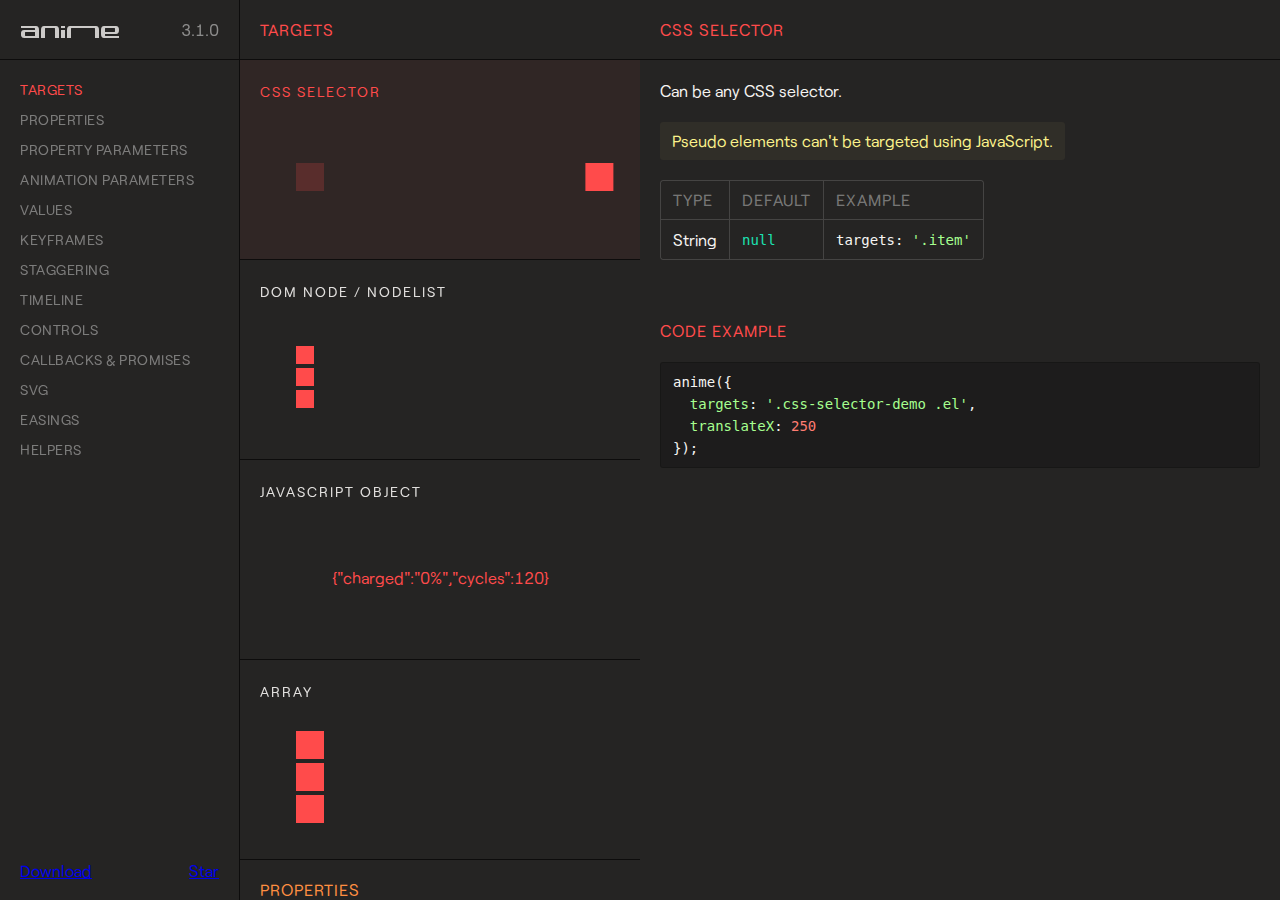
<file: anime-master/documentation/index.html>
<!DOCTYPE html>
<html>
<head>
  <title>Documentation | anime.js</title>
  <meta charset="utf-8">
  <meta name="viewport" content="width=device-width, initial-scale=1, maximum-scale=1">

  <meta property="og:title" content="anime.js">
  <meta property="og:url" content="https://animejs.com">
  <meta property="og:description" content="Javascript animation engine">
  <meta property="og:image" content="https://animejs.com/documentation/assets/img/social-media-image.png">

  <meta name="twitter:card" content="summary_large_image">
  <meta name="twitter:site" content="@juliangarnier">
  <meta name="twitter:creator" content="@juliangarnier">
  <meta name="twitter:title" content="anime.js">
  <meta name="twitter:description" content="Javascript animation engine">
  <meta name="twitter:image" content="https://animejs.com/documentation/assets/img/social-media-image.png">

  <link rel="apple-touch-icon-precomposed" href="assets/img/apple-touch-icon.png">
  <link rel="icon" type="image/png" href="assets/img/favicon.png" >

  <link href="//cloud.typenetwork.com/projects/2160/fontface.css/" rel="stylesheet" type="text/css">

  <link href="assets/css/animejs.css" rel="stylesheet">
  <link href="assets/css/anime-theme.css" rel="stylesheet">
  <link href="assets/css/documentation.css" rel="stylesheet">

  <script src="../lib/anime.min.js"></script>
</head>
<body>
  <div class="content">
    <header class="header">
    <a class="logo" href="https://github.com/juliangarnier/anime/">
      <img class="anime-mini-logo" src="assets/img/anime-mini-logo.svg" />
      <span class="version-number"></span>
    </a>
    </header>
    <section class="pane sidebar">
      <nav class="navigation"></nav>
      <div class="sidebar-info">
        <a class="github-button" href="https://github.com/juliangarnier/anime/archive/master.zip" data-icon="octicon-cloud-download" aria-label="Download juliangarnier/anime on GitHub">Download</a>
        <a class="github-button" href="https://github.com/juliangarnier/anime" data-show-count="true" aria-label="Star juliangarnier/anime on GitHub">Star</a>
      </div>
    </section>
    <section class="pane demos">

<!-- TARGETS -->
<article id="targets" class="color-targets">
  <header>
    <h2 class="demos-title">Targets</h2>
  </header>

<div id="cssSelector" class="demo">
  <h3 class="demo-title">CSS Selector</h3>
  <div class="demo-description">
    <p>Can be any CSS selector.</p>
    <p class="bubble warning">Pseudo elements can't be targeted using JavaScript.</p>
    <table>
      <thead>
        <td>Type</td>
        <td>Default</td>
        <td>Example</td>
      </thead>
      <tr>
        <td>String</td>
        <td><code>null</code></td>
        <td><code>targets: '.item'</code></td>
      </tr>
    </table>
  </div>
  <div class="demo-content css-selector-demo">
    <div class="line">
      <div class="square shadow"></div>
      <div class="square el"></div>
    </div>
  </div>
  <script>var cssSelector = function() {
/*DEMO*/
anime({
  targets: '.css-selector-demo .el',
  translateX: 250
});
/*DEMO*/
}
  </script>

</div>

<div id="domNode" class="demo">
  <h3 class="demo-title">DOM Node / NodeList</h3>
  <div class="demo-description">
    <p>
      Can be any DOM Node or NodeList.
    </p>
    <table>
      <thead>
        <td>Type</td>
        <td>Default</td>
        <td>Example</td>
      </thead>
      <tr>
        <td>DOM Node</td>
        <td><code>null</code></td>
        <td><code>targets: el.querySelector('.item')</code></td>
      </tr>
      <tr>
        <td>NodeList</td>
        <td><code>null</code></td>
        <td><code>targets: el.querySelectorAll('.item')</code></td>
      </tr>
    </table>
  </div>
  <div class="demo-content dom-node-demo">
    <div class="line">
      <div class="small square shadow"></div>
      <div class="small square el"></div>
    </div>
    <div class="line">
      <div class="small square shadow"></div>
      <div class="small square el"></div>
    </div>
    <div class="line">
      <div class="small square shadow"></div>
      <div class="small square el"></div>
    </div>
  </div>
  <script>var domNode = function() {
/*DEMO*/
var elements = document.querySelectorAll('.dom-node-demo .el');

anime({
  targets: elements,
  translateX: 270
});
/*DEMO*/
}
  </script>
</div>

<div id="JSobject" class="demo">
  <h3 class="demo-title">JavaScript Object</h3>
  <div class="demo-description">
    <p>
      A JavaScript Object with at least one property containing a numerical value.
    </p>
    <table>
      <thead>
        <td>Type</td>
        <td>Default</td>
        <td>Example</td>
      </thead>
      <tr>
        <td>Object</td>
        <td><code>null</code></td>
        <td><code>targets: myObjectProp</code></td>
      </tr>
    </table>
  </div>
  <div class="demo-content">
    <pre class="battery-log">{"charged":"0%","cycles":120}</pre>
  </div>
  <script>var JSobject = function() {
/*DEMO*/
var logEl = document.querySelector('.battery-log');

var battery = {
  charged: '0%',
  cycles: 120
}

anime({
  targets: battery,
  charged: '100%',
  cycles: 130,
  round: 1,
  easing: 'linear',
  update: function() {
    logEl.innerHTML = JSON.stringify(battery);
  }
});
/*DEMO*/
}
  </script>
<script>
</script>
</div>

<div id="array" class="demo">
  <h3 class="demo-title">Array</h3>
  <div class="demo-description">
    <p>
      An array containing multiple targets.
    </p>
    <p class="bubble info">
      Accepts mixed types. E.g. <code>['.el', domNode, jsObject]</code>
    </p>
    <table>
      <thead>
        <td>Type</td>
        <td>Default</td>
        <td>Example</td>
      </thead>
      <tr>
        <td>Array</td>
        <td><code>null</code></td>
        <td><code>targets: ['.item', el.getElementById('#thing')]</code></td>
      </tr>
    </table>
  </div>
  <div class="demo-content mixed-array-demo">
    <div class="line">
      <div class="square shadow"></div>
      <div class="square el el-01"></div>
    </div>
    <div class="line">
      <div class="square shadow"></div>
      <div class="square el el-02"></div>
    </div>
    <div class="line">
      <div class="square shadow"></div>
      <div class="square el el-03"></div>
    </div>
  </div>
  <script>var array = function() {
/*DEMO*/
var el = document.querySelector('.mixed-array-demo .el-01');

anime({
  targets: [el, '.mixed-array-demo .el-02', '.mixed-array-demo .el-03'],
  translateX: 250
});
/*DEMO*/
}
  </script>

</div>

</article>
<!-- -->

<!-- ANIMATABLE PROPERTIES -->
<article id="properties" class="color-properties">
<header>
  <h2 class="demos-title">Properties</h2>
</header>

<div id="cssProperties" class="demo">
  <h3 class="demo-title">CSS Properties</h3>
  <div class="demo-description">
    <p>
      Any CSS properties can be animated.
    </p>
    <p class="bubble warning">
      Most CSS properties will cause layout changes or repaint, and will result in choppy animation.
      Prioritize opacity and CSS transforms as much as possible.
    </p>
    <p>More details about accepted values in the <a class="color-values" href="#unitlessValue">values</a> section.</p>
    <table>
      <thead>
        <td>Example</td>
        <td>value</td>
      </thead>
      <tr>
        <td><code>opacity</code></td>
        <td><code>.5</code></td>
      </tr>
      <tr>
        <td><code>left</code></td>
        <td><code>'100px'</code></td>
      </tr>
    </table>
  </div>
  <div class="demo-content css-prop-demo">
    <div class="large square shadow"></div>
    <div class="large square el"></div>
  </div>
  <script>var cssProperties = function() {
/*DEMO*/
anime({
  targets: '.css-prop-demo .el',
  left: '240px',
  backgroundColor: '#FFF',
  borderRadius: ['0%', '50%'],
  easing: 'easeInOutQuad'
});
/*DEMO*/
}
  </script>
</div>

<div id="CSStransforms" class="demo">
  <h3 class="demo-title">CSS Transforms</h3>
  <div class="demo-description">
    <p>
      Animate CSS transforms properties individually.
    </p>
    <p class="bubble info">
      It's possible to specify different timing for each transforms properties, more details in the <a class="color-prop-params" href="#specificPropParameters">specific property parameters</a> section.
    </p>
    <p>More details about accepted values in the <a class="color-values" href="#unitlessValue">values</a> section.</p>
    <table>
      <thead>
        <td>Valid properties</td>
        <td>Default unit</td>
      </thead>
      <tr><td><code>'translateX'</code></td><td><code>'px'</code></td></tr>
      <tr><td><code>'translateY'</code></td><td><code>'px'</code></td></tr>
      <tr><td><code>'translateZ'</code></td><td><code>'px'</code></td></tr>
      <tr><td><code>'rotate'</code></td><td><code>'deg'</code></td></tr>
      <tr><td><code>'rotateX'</code></td><td><code>'deg'</code></td></tr>
      <tr><td><code>'rotateY'</code></td><td><code>'deg'</code></td></tr>
      <tr><td><code>'rotateZ'</code></td><td><code>'deg'</code></td></tr>
      <tr><td><code>'scale'</code></td><td><code>—</code></td></tr>
      <tr><td><code>'scaleX'</code></td><td><code>—</code></td></tr>
      <tr><td><code>'scaleY'</code></td><td><code>—</code></td></tr>
      <tr><td><code>'scaleZ'</code></td><td><code>—</code></td></tr>
      <tr><td><code>'skew'</code></td><td><code>'deg'</code></td></tr>
      <tr><td><code>'skewX'</code></td><td><code>'deg'</code></td></tr>
      <tr><td><code>'skewY'</code></td><td><code>'deg'</code></td></tr>
      <tr><td><code>'perspective'</code></td><td><code>'px'</code></td></tr>
    </table>
  </div>
  <div class="demo-content css-transforms-demo">
    <div class="square shadow"></div>
    <div class="square el"></div>
  </div>
  <script>var CSStransforms = function() {
/*DEMO*/
anime({
  targets: '.css-transforms-demo .el',
  translateX: 250,
  scale: 2,
  rotate: '1turn'
});
/*DEMO*/
}
  </script>
</div>

<div id="JSobjProp" class="demo">
  <h3 class="demo-title">Object properties</h3>
  <div class="demo-description">
    <p>
      Any Object property containing a numerical value can be animated.<br>
      More details about accepted values in the <a class="color-values" href="#unitlessValue">values</a> section.
    </p>
    <table>
      <thead>
        <td>Example</td>
        <td>value</td>
      </thead>
      <tr>
        <td><code>prop1</code></td>
        <td><code>50</code></td>
      </tr>
      <tr>
        <td><code>'prop2'</code></td>
        <td><code>'100%'</code></td>
      </tr>
    </table>
  </div>
  <div class="demo-content">
    <pre class="js-object-log">{"prop1":0,"prop2":"0%"}</pre>
  </div>
  <script>var JSobjProp = function() {
/*DEMO*/
var objPropLogEl = document.querySelector('.js-object-log');

var myObject = {
  prop1: 0,
  prop2: '0%'
}

anime({
  targets: myObject,
  prop1: 50,
  prop2: '100%',
  easing: 'linear',
  round: 1,
  update: function() {
    objPropLogEl.innerHTML = JSON.stringify(myObject);
  }
});
/*DEMO*/
}
  </script>
</div>

<div id="domAttr" class="demo">
  <h3 class="demo-title">DOM Attributes</h3>
  <div class="demo-description">
    <p>
      Any DOM Attributes containing a numerical value can be animated.<br>
      More details about accepted values in the <a class="color-values" href="#unitlessValue">values</a> section.
    </p>
    <table>
      <thead>
        <td>Example</td>
        <td>value</td>
      </thead>
      <tr>
        <td><code>value</code></td>
        <td><code>1000</code></td>
      </tr>
      <tr>
        <td><code>volume</code></td>
        <td><code>0</code></td>
      </tr>
      <tr>
        <td><code>data-custom</code></td>
        <td><code>'3 dogs'</code></td>
      </tr>
    </table>
  </div>
  <div class="demo-content dom-attribute-demo">
    <input class="el text-output" value="0"></input>
  </div>
  <script>var domAttr = function() {
/*DEMO*/
anime({
  targets: '.dom-attribute-demo input',
  value: [0, 1000],
  round: 1,
  easing: 'easeInOutExpo'
});
/*DEMO*/
}
  </script>
</div>

<div id="svgAttr" class="demo">
  <h3 class="demo-title">SVG Attributes</h3>
  <div class="demo-description">
    <p>
      Like any other <a class="color-properties" href="#domAttr">DOM attributes</a>, all SVG attributes containing at least one numerical value can be animated.<br>
      More details about accepted values in the <a class="color-values" href="#unitlessValue">values</a> section and SVG animation in the <a class="color-svg" href="#motionPath">SVG</a> section.
    </p>
    <table>
      <thead>
        <td>Example</td>
        <td>value</td>
      </thead>
      <tr>
        <td><code>points</code></td>
        <td><code>'64 68.64 8.574 100 63.446 67.68 64 4 64.554 67.68 119.426 100'</code></td>
      </tr>
      <tr>
        <td><code>scale</code></td>
        <td><code>1</code></td>
      </tr>
      <tr>
        <td><code>baseFrequency</code></td>
        <td><code>0</code></td>
      </tr>
    </table>
  </div>
  <div class="demo-content align-center svg-attributes-demo">
<svg width="128" height="128" viewBox="0 0 128 128">
  <filter id="displacementFilter">
    <feTurbulence type="turbulence" baseFrequency=".05" numOctaves="2" result="turbulence"/>
    <feDisplacementMap in2="turbulence" in="SourceGraphic" scale="15" xChannelSelector="R" yChannelSelector="G"/>
  </filter>
  <polygon points="64 68.64 8.574 100 63.446 67.68 64 4 64.554 67.68 119.426 100" style="filter: url(#displacementFilter)" fill="currentColor"/>
</svg>
  </div>
  <script>var svgAttr = function() {
  // Needed to reset demo
  var polyEl = document.querySelector('.svg-attributes-demo polygon');
  var feTurbulenceEl = document.querySelector('feTurbulence');
  var feDisplacementMap = document.querySelector('feDisplacementMap');
  polyEl.setAttribute('points', '64 68.64 8.574 100 63.446 67.68 64 4 64.554 67.68 119.426 100');
  feTurbulenceEl.setAttribute('baseFrequency', '.05');
  feDisplacementMap.setAttribute('scale', '15');
/*DEMO*/
anime({
  targets: ['.svg-attributes-demo polygon', 'feTurbulence', 'feDisplacementMap'],
  points: '64 128 8.574 96 8.574 32 64 0 119.426 32 119.426 96',
  baseFrequency: 0,
  scale: 1,
  loop: true,
  direction: 'alternate',
  easing: 'easeInOutExpo'
});
/*DEMO*/
}
  </script>

</div>

</article>
<!-- -->

<!-- PROPERTY PARAMETERS -->
<article id="propertyParameters" class="color-prop-params">
  <header>
    <h2 class="demos-title">Property parameters</h2>
  </header>

<div id="duration" class="demo">
  <h3 class="demo-title">Duration</h3>
  <div class="demo-description">
    <p>
      Defines the duration in milliseconds of the animation.
    </p>
    <table>
      <thead>
        <td>Type</td>
        <td>Default</td>
        <td>Example</td>
      </thead>
      <tr>
        <td>Number</td>
        <td><code>1000</code></td>
        <td><code>3000</code></td>
      </tr>
      <tr>
        <td>anime.stagger</td>
        <td>See <a class="color-staggering" href="#staggeringBasics">staggering</a> section</td>
        <td><code>anime.stagger(150)</code></td>
      </tr>
      <tr>
        <td>Function</td>
        <td>See <a class="color-prop-params" href="#functionBasedParameters">function based parameters</a> section</td>
        <td><code>(el, i) => i * 150</code></td>
      </tr>
    </table>
  </div>
  <div class="demo-content duration-demo">
    <div class="label">3000 ms</div>
    <div class="square shadow"></div>
    <div class="square el"></div>
  </div>
  <script>var duration = function() {
/*DEMO*/
anime({
  targets: '.duration-demo .el',
  translateX: 250,
  duration: 3000
});
/*DEMO*/
}
  </script>
</div>

<div id="delay" class="demo">
  <h3 class="demo-title">Delay</h3>
  <div class="demo-description">
    <p>
      Defines the delay in milliseconds of the animation.
    </p>
    <table>
      <thead>
        <td>Type</td>
        <td>Default</td>
        <td>Example</td>
      </thead>
      <tr>
        <td>Number</td>
        <td><code>0</code></td>
        <td><code>1000</code></td>
      </tr>
      <tr>
        <td>anime.stagger</td>
        <td>See <a class="color-staggering" href="#staggeringBasics">staggering</a> section</td>
        <td><code>anime.stagger(150)</code></td>
      </tr>
      <tr>
        <td>Function</td>
        <td>See <a class="color-prop-params" href="#functionBasedParameters">function based parameters</a> section</td>
        <td><code>(el, i) => i * 150</code></td>
      </tr>
    </table>
  </div>
  <div class="demo-content delay-demo">
    <div class="label">1000 ms</div>
    <div class="square shadow"></div>
    <div class="square el"></div>
  </div>
  <script>var delay = function() {
/*DEMO*/
anime({
  targets: '.delay-demo .el',
  translateX: 250,
  delay: 1000
});
/*DEMO*/
}
  </script>
</div>

<div id="endDelay" class="demo">
  <h3 class="demo-title">end delay</h3>
  <div class="demo-description">
    <p>
      Adds some extra time in milliseconds at the end of the animation.
    </p>
    <table>
      <thead>
        <td>Type</td>
        <td>Default</td>
        <td>Example</td>
      </thead>
      <tr>
        <td>Number</td>
        <td><code>0</code></td>
        <td><code>1000</code></td>
      </tr>
      <tr>
        <td>anime.stagger</td>
        <td>See <a class="color-staggering" href="#staggeringBasics">staggering</a> section</td>
        <td><code>anime.stagger(150)</code></td>
      </tr>
      <tr>
        <td>Function</td>
        <td>See <a class="color-prop-params" href="#functionBasedParameters">function based parameters</a> section</td>
        <td><code>(el, i) => i * 150</code></td>
      </tr>
    </table>
  </div>
  <div class="demo-content end-delay-demo">
    <div class="label">1000 ms</div>
    <div class="square shadow"></div>
    <div class="square el"></div>
  </div>
  <script>var endDelay = function() {
/*DEMO*/
anime({
  targets: '.end-delay-demo .el',
  translateX: 250,
  endDelay: 1000,
  direction: 'alternate'
});
/*DEMO*/
}
  </script>

</div>

<div id="easing" class="demo">
  <h3 class="demo-title">Easing</h3>
  <div class="demo-description">
    <p>
      Defines the timing function of the animation.
    </p>
    <p class="bubble info">
      Check out the <a class="color-easings" href="#linearEasing">easings</a> section for a complete list of available easing and parameters.
    </p>
    <table>
      <thead>
        <td>Type</td>
        <td>Default</td>
        <td>Example</td>
      </thead>
      <tr>
        <td>String</td>
        <td><code>'easeOutElastic(1, .5)'</code></td>
        <td><code>easing: 'easeInOutQuad'</code></td>
      </tr>
    </table>
  </div>
  <div class="demo-content easing-demo">
    <div class="label">easeInOutExpo</div>
    <div class="square shadow"></div>
    <div class="square el"></div>
  </div>
  <script>var easing = function() {
/*DEMO*/
anime({
  targets: '.easing-demo .el',
  translateX: 250,
  easing: 'easeInOutExpo'
});
/*DEMO*/
}
  </script>

</div>

<div id="round" class="demo">
  <h3 class="demo-title">Round</h3>
  <div class="demo-description">
    <p>
      Rounds up the value to x decimals.
    </p>
    <table>
      <thead>
        <td>Type</td>
        <td>Default</td>
        <td>Example</td>
      </thead>
      <tr>
        <td>Number</td>
        <td><code>0</code></td>
        <td><code>round: 10</code></td>
      </tr>
    </table>
  </div>
  <div class="demo-content">
    <pre class="round-log">0</pre>
  </div>
  <script>var round = function() {
/*DEMO*/
var roundLogEl = document.querySelector('.round-log');

anime({
  targets: roundLogEl,
  innerHTML: [0, 10000],
  easing: 'linear',
  round: 10 // Will round the animated value to 1 decimal
});
/*DEMO*/
}
  </script>
</div>

<div id="specificPropParameters" class="demo">
  <h3 class="demo-title">Specific property parameters</h3>
  <div class="demo-description">
    <p>
      Defines specific parameters to each property of the animation using an Object as value.<br>
      Other properties that aren't specified in the Object are inheritted from the main animation.
    </p>
    <table>
      <thead>
        <td>Type</td>
        <td>Example</td>
      </thead>
      <tr>
        <td>Object</td>
<td><code>rotate: {
  value: 360,
  duration: 1800,
  easing: 'easeInOutSine'
}</code></td>
      </tr>
    </table>
  </div>
  <div class="demo-content specific-prop-params-demo">
    <div class="square shadow"></div>
    <div class="square el"></div>
  </div>
  <script>var specificPropParameters = function() {
/*DEMO*/
anime({
  targets: '.specific-prop-params-demo .el',
  translateX: {
    value: 250,
    duration: 800
  },
  rotate: {
    value: 360,
    duration: 1800,
    easing: 'easeInOutSine'
  },
  scale: {
    value: 2,
    duration: 1600,
    delay: 800,
    easing: 'easeInOutQuart'
  },
  delay: 250 // All properties except 'scale' inherit 250ms delay
});
/*DEMO*/
}
  </script>

</div>

<div id="functionBasedParameters" class="demo">
  <h3 class="demo-title">Function based parameters</h3>
  <div class="demo-description">
    <p>
      Get different values for every target and property of the animation.
    </p>
    <p>
      The function accepts 3 arguments:
    </p>
    <table>
      <thead>
        <td>Arguments</td>
        <td>Infos</td>
      </thead>
      <tr>
        <td><code>target</code></td>
        <td>The curent animated targeted element</td>
      </tr>
      <tr>
        <td><code>index</code></td>
        <td>The index of the animated targeted element</td>
      </tr>
      <tr>
        <td><code>targetsLength</code></td>
        <td>The total number of animated targets</td>
      </tr>
    </table>
    <p class="bubble info">
      See <a class="color-staggering" href="#staggeringBasics">staggering</a> section for easier values manipulation.
    </p>
  </div>
  <div class="demo-content function-based-params-demo">
    <div class="line">
      <div class="small label">delay = 0 * 100</div>
      <div class="small square shadow"></div>
      <div class="small square el"></div>
    </div>
    <div class="line">
      <div class="small label">delay = 1 * 100</div>
      <div class="small square shadow"></div>
      <div class="small square el"></div>
    </div>
    <div class="line">
      <div class="small label">delay = 2 * 100</div>
      <div class="small square shadow"></div>
      <div class="small square el"></div>
    </div>
  </div>
  <script>var functionBasedParameters = function() {
/*DEMO*/
anime({
  targets: '.function-based-params-demo .el',
  translateX: 270,
  direction: 'alternate',
  loop: true,
  delay: function(el, i, l) {
    return i * 100;
  },
  endDelay: function(el, i, l) {
    return (l - i) * 100;
  }
});
/*DEMO*/
}
  </script>

</div>

</article>
<!-- -->

<!-- ANIMATION PARAMETERS -->
<article id="animationParameters" class="color-anim-params">
  <header>
    <h2 class="demos-title">Animation parameters</h2>
  </header>

<div id="direction" class="demo">
  <h3 class="demo-title">Direction</h3>
  <div class="demo-description">
    <p>
      Defines the direction of the animation.
    </p>
    <table>
      <thead>
        <td>Accepts</td>
        <td>Infos</td>
      </thead>
      <tr>
        <td><code>'normal'</code></td>
        <td>Animation progress goes from 0 to 100%</td>
      </tr>
      <tr>
        <td><code>'reverse'</code></td>
        <td>Animation progress goes from 100% to 0%</td>
      </tr>
      <tr>
        <td><code>'alternate'</code></td>
        <td>Animation progress goes from 0% to 100% then goes back to 0%</td>
      </tr>
    </table>
  </div>
  <div class="demo-content">
    <div class="line">
      <div class="label">normal</div>
      <div class="square shadow"></div>
      <div class="square el dir-normal"></div>
    </div>
    <div class="line">
      <div class="label">reverse</div>
      <div class="square shadow"></div>
      <div class="square el dir-reverse"></div>
    </div>
    <div class="line">
      <div class="label">alternate</div>
      <div class="square shadow"></div>
      <div class="square el dir-alternate"></div>
    </div>
  </div>
  <script>var direction = function() {
/*DEMO*/
anime({
  targets: '.dir-normal',
  translateX: 250,
  easing: 'easeInOutSine'
});

anime({
  targets: '.dir-reverse',
  translateX: 250,
  direction: 'reverse',
  easing: 'easeInOutSine'
});

anime({
  targets: '.dir-alternate',
  translateX: 250,
  direction: 'alternate',
  easing: 'easeInOutSine'
});
/*DEMO*/
}
  </script>

</div>

<div id="loop" class="demo">
  <h3 class="demo-title">Loop</h3>
  <div class="demo-description">
    <p>
      Defines the number of iterations of your animation.
    </p>
    <table>
      <thead>
        <td>Accepts</td>
        <td>Infos</td>
      </thead>
      <tr>
        <td><code>Number</code></td>
        <td>The number of iterations</td>
      </tr>
      <tr>
        <td><code>true</code></td>
        <td>Loop indefinitely</td>
      </tr>
    </table>
  </div>
  <div class="demo-content">
    <div class="line">
      <div class="small label">normal 3 times</div>
      <div class="small square shadow"></div>
      <div class="small square el loop"></div>
    </div>
    <div class="line">
      <div class="small label">reverse 3 times</div>
      <div class="small square shadow"></div>
      <div class="small square el loop-reverse"></div>
    </div>
    <div class="line">
      <div class="small label">alternate 3 times</div>
      <div class="small square shadow"></div>
      <div class="small square el loop-alternate"></div>
    </div>
    <div class="line">
      <div class="small label">normal inifinite</div>
      <div class="small square shadow"></div>
      <div class="small square el loop-infinity"></div>
    </div>
    <div class="line">
      <div class="small label">inifinite reverse</div>
      <div class="small square shadow"></div>
      <div class="small square el loop-reverse-infinity"></div>
    </div>
    <div class="line">
      <div class="small label">inifinite alternate</div>
      <div class="small square shadow"></div>
      <div class="small square el loop-alternate-infinity"></div>
    </div>
  </div>
  <script>var loop = function() {
/*DEMO*/
anime({
  targets: '.loop',
  translateX: 270,
  loop: 3,
  easing: 'easeInOutSine'
});

anime({
  targets: '.loop-infinity',
  translateX: 270,
  loop: true,
  easing: 'easeInOutSine'
});

anime({
  targets: '.loop-reverse',
  translateX: 270,
  loop: 3,
  direction: 'reverse',
  easing: 'easeInOutSine'
});

anime({
  targets: '.loop-reverse-infinity',
  translateX: 270,
  direction: 'reverse',
  loop: true,
  easing: 'easeInOutSine'
});

anime({
  targets: '.loop-alternate',
  translateX: 270,
  loop: 3,
  direction: 'alternate',
  easing: 'easeInOutSine'
});

anime({
  targets: '.loop-alternate-infinity',
  translateX: 270,
  direction: 'alternate',
  loop: true,
  easing: 'easeInOutSine'
});
/*DEMO*/
}
  </script>
</div>

<div id="autoplay" class="demo">
  <h3 class="demo-title">Autoplay</h3>
  <div class="demo-description">
    <p>
      Defines if the animation should automatically starts or not.
    </p>
    <table>
      <thead>
        <td>Accepts</td>
        <td>Infos</td>
      </thead>
      <tr>
        <td><code>true</code></td>
        <td>Automatically starts the animation</td>
      </tr>
      <tr>
        <td><code>false</code></td>
        <td>Animation is paused by default</td>
      </tr>
    </table>
  </div>
  <div class="demo-content">
    <div class="line">
      <div class="label">autoplay: true</div>
      <div class="square shadow"></div>
      <div class="square el autoplay-true"></div>
    </div>
    <div class="line">
      <div class="label">autoplay: false</div>
      <div class="square shadow"></div>
      <div class="square el autoplay-false"></div>
    </div>
  </div>
  <script>var autoplay = function() {
/*DEMO*/
anime({
  targets: '.autoplay-true',
  translateX: 250,
  autoplay: true,
  easing: 'easeInOutSine'
});

anime({
  targets: '.autoplay-false',
  translateX: 250,
  autoplay: false,
  easing: 'easeInOutSine'
});
/*DEMO*/
}
  </script>
</div>

</article>
<!-- -->

<!-- VALUES -->
<article id="values" class="color-values">
<header>
  <h2 class="demos-title">Values</h2>
</header>

<div id="unitlessValue" class="demo">
  <h3 class="demo-title">Unitless</h3>
  <div class="demo-description">
    <p>
      If the original value has a unit, it will be automatically added to the animated value.
    </p>
    <table>
      <thead>
        <td>Type</td>
        <td>Example</td>
      </thead>
      <tr>
        <td>Number</td>
        <td><code>translateX: 250</code></td>
      </tr>
    </table>
  </div>
  <div class="demo-content unitless-values-demo">
    <div class="circle shadow"></div>
    <div class="circle el"></div>
  </div>
  <script>var unitlessValue = function() {
/*DEMO*/
anime({
  targets: '.unitless-values-demo .el',
  translateX: 250, // -> '250px'
  rotate: 540 // -> '540deg'
});
/*DEMO*/
}
  </script>

</div>

<div id="specificUnitValue" class="demo">
  <h3 class="demo-title">Specific unit</h3>
  <div class="demo-description">
    <p>
      Forces the animation to use a certain unit and will automatically convert the initial target value.
    </p>
    <p class="bubble warning">
      Conversion accuracy can vary depending of the unit used.<br>
      You can also define the initial value of the animation directly using an array, see the <a href="#fromToValues" class="color-values">from to values</a> section.
    </p>
    <table>
      <thead>
        <td>Type</td>
        <td>Example</td>
      </thead>
      <tr>
        <td>String</td>
        <td><code>width: '100%'</code></td>
      </tr>
    </table>
  </div>
  <div class="demo-content specific-unit-values-demo">
    <div class="square shadow"></div>
    <div class="square el"></div>
  </div>
  <script>var specificUnitValue = function() {
/*DEMO*/
anime({
  targets: '.specific-unit-values-demo .el',
  width: '100%', // -> from '28px' to '100%',
  easing: 'easeInOutQuad',
  direction: 'alternate',
  loop: true
});
/*DEMO*/
}
  </script>

</div>

<div id="relativeValues" class="demo">
  <h3 class="demo-title">Relative</h3>
  <div class="demo-description">
    <p>
      Adds, substracts or multiplies the original value.
    </p>
    <table>
      <thead>
        <td>Accepts</td>
        <td>Effect</td>
        <td>Example</td>
      </thead>
      <tr>
        <td><code>'+='</code></td>
        <td>Add</td>
        <td><code>'+=100'</code></td>
      </tr>
      <tr>
        <td><code>'-='</code></td>
        <td>Substract</td>
        <td><code>'-=2turn'</code></td>
      </tr>
      <tr>
        <td><code>'*='</code></td>
        <td>Multiply</td>
        <td><code>'*=10'</code></td>
      </tr>
    </table>
  </div>
  <div class="demo-content">
    <div class="circle shadow"></div>
    <div class="circle el relative-values"></div>
  </div>
  <script>var relativeValues = function() {
/*DEMO*/
var relativeEl = document.querySelector('.el.relative-values');
relativeEl.style.transform = 'translateX(100px)';

anime({
  targets: '.el.relative-values',
  translateX: {
    value: '*=2.5', // 100px * 2.5 = '250px'
    duration: 1000
  },
  width: {
    value: '-=20px', // 28 - 20 = '8px'
    duration: 1800,
    easing: 'easeInOutSine'
  },
  rotate: {
    value: '+=2turn', // 0 + 2 = '2turn'
    duration: 1800,
    easing: 'easeInOutSine'
  },
  direction: 'alternate'
});
/*DEMO*/
}
  </script>

</div>

<div id="colors" class="demo">
  <h3 class="demo-title">Colors</h3>
  <div class="demo-description">
    <p>
      <i>anime.js</i> accepts and converts Hexadecimal, RGB, RGBA, HSL, and HSLA color values.
    </p>
    <p class="bubble warning">
      CSS color codes ( e.g. : <code>'red', 'yellow', 'aqua'</code> ) are not supported.
    </p>
    <table>
      <thead>
        <td>Accepts</td>
        <td>Example</td>
      </thead>
      <tr>
        <td>Hexadecimal</td>
        <td><code>'#FFF'</code> or <code>'#FFFFFF'</code></td>
      </tr>
      <tr>
        <td>RGB</td>
        <td><code>'rgb(255, 255, 255)'</code></td>
      </tr>
      <tr>
        <td>RGBA</td>
        <td><code>'rgba(255, 255, 255, .2)'</code></td>
      </tr>
      <tr>
        <td>HSL</td>
        <td><code>'hsl(0, 100%, 100%)'</code></td>
      </tr>
      <tr>
        <td>HSLA</td>
        <td><code>'hsla(0, 100%, 100%, .2)'</code></td>
      </tr>
    </table>
  </div>
  <div class="demo-content colors-demo">
    <div class="line">
      <div class="small label">HEX</div>
      <div class="small circle shadow"></div>
      <div class="small circle el color-hex"></div>
    </div>
    <div class="line">
      <div class="small label">RGB</div>
      <div class="small circle shadow"></div>
      <div class="small circle el color-rgb"></div>
    </div>
    <div class="line">
      <div class="small label">HSL</div>
      <div class="small circle shadow"></div>
      <div class="small circle el color-hsl"></div>
    </div>
    <div class="line">
      <div class="small label">RGBA</div>
      <div class="small circle shadow"></div>
      <div class="small circle el color-rgba"></div>
    </div>
    <div class="line">
      <div class="small label">HSLA</div>
      <div class="small circle shadow"></div>
      <div class="small circle el color-hsla"></div>
    </div>
  </div>
  <script>var colors = function() {
/*DEMO*/
var colorsExamples = anime.timeline({
  endDelay: 1000,
  easing: 'easeInOutQuad',
  direction: 'alternate',
  loop: true
})
.add({ targets: '.color-hex',  background: '#FFF' }, 0)
.add({ targets: '.color-rgb',  background: 'rgb(255,255,255)' }, 0)
.add({ targets: '.color-hsl',  background: 'hsl(0, 100%, 100%)' }, 0)
.add({ targets: '.color-rgba', background: 'rgba(255,255,255, .2)' }, 0)
.add({ targets: '.color-hsla', background: 'hsla(0, 100%, 100%, .2)' }, 0)
.add({ targets: '.colors-demo .el', translateX: 270 }, 0);
/*DEMO*/
}
  </script>

</div>

<div id="fromToValues" class="demo">
  <h3 class="demo-title">From To</h3>
  <div class="demo-description">
    <p>
      Forces the animation to start at a specified value.
    </p>
    <table>
      <thead>
        <td>Type</td>
        <td>Example</td>
      </thead>
      <tr>
        <td><code>Array</code></td>
        <td><code>['50%', '100%']</code></td>
      </tr>
    </table>
  </div>
  <div class="demo-content">
    <div class="circle shadow"></div>
    <div class="circle el from-to-values"></div>
  </div>
  <script>var fromToValues = function() {
/*DEMO*/
anime({
  targets: '.el.from-to-values',
  translateX: [100, 250], // from 100 to 250
  delay: 500,
  direction: 'alternate',
  loop: true
});
/*DEMO*/
}
  </script>

</div>

<div id="functionBasedPropVal" class="demo">
  <h3 class="demo-title">Function based values</h3>
  <div class="demo-description">
    <p>
      Get different values for every target and property of the animation.
    </p>
    <p>
      The function accepts 3 arguments:
    </p>
    <table>
      <thead>
        <td>Arguments</td>
        <td>Infos</td>
      </thead>
      <tr>
        <td><code>target</code></td>
        <td>The curently animated targeted element</td>
      </tr>
      <tr>
        <td><code>index</code></td>
        <td>The index of the animated targeted element</td>
      </tr>
      <tr>
        <td><code>targetsLength</code></td>
        <td>The total number of animated targets</td>
      </tr>
    </table>
  </div>
  <div class="demo-content function-based-values-demo">
    <div class="line">
      <div class="small circle shadow"></div>
      <div data-x="170" class="small circle el"></div>
    </div>
    <div class="line">
      <div class="small circle shadow"></div>
      <div data-x="80" class="small circle el"></div>
    </div>
    <div class="line">
      <div class="small circle shadow"></div>
      <div data-x="270" class="small circle el"></div>
    </div>
  </div>
  <script>var functionBasedPropVal = function() {
/*DEMO*/
anime({
  targets: '.function-based-values-demo .el',
  translateX: function(el) {
    return el.getAttribute('data-x');
  },
  translateY: function(el, i) {
    return 50 + (-50 * i);
  },
  scale: function(el, i, l) {
    return (l - i) + .25;
  },
  rotate: function() { return anime.random(-360, 360); },
  borderRadius: function() { return ['50%', anime.random(10, 35) + '%']; },
  duration: function() { return anime.random(1200, 1800); },
  delay: function() { return anime.random(0, 400); },
  direction: 'alternate',
  loop: true
});
/*DEMO*/
}
  </script>

</div>

</article>
<!-- -->

<!-- KEYFRAMES -->
<article id="keyframes" class="color-keyframes">
<header>
  <h2 class="demos-title">Keyframes</h2>
</header>

<div id="animationKeyframes" class="demo">
  <h3 class="demo-title">Animation keyframes</h3>
  <div class="demo-description">
    <p>
      Animation keyframes are defined using an Array, within the <code>keyframes</code> property.
    </p>
    <p class="bubble info">
      If there is no duration specified inside the keyframes, each keyframe duration will be equal to the animation's total duration divided by the number of keyframes.
    </p>
    <table>
      <thead>
        <td>Type</td>
        <td>Example</td>
      </thead>
      <tr>
        <td><code>Array</code></td>
        <td><code>[
  {value: 100, easing: 'easeOutExpo'},
  {value: 200, delay: 500},
  {value: 300, duration: 1000}
]</code></td>
      </tr>
    </table>
  </div>
  <div class="demo-content animation-keyframes-demo">
    <div class="circle shadow"></div>
    <div class="circle el keyframes"></div>
  </div>
  <script>var animationKeyframes = function() {
/*DEMO*/
anime({
  targets: '.animation-keyframes-demo .el',
  keyframes: [
    {translateY: -40},
    {translateX: 250},
    {translateY: 40},
    {translateX: 0},
    {translateY: 0}
  ],
  duration: 4000,
  easing: 'easeOutElastic(1, .8)',
  loop: true
});
/*DEMO*/
}
  </script>
</div>

<div id="propertyKeyframes" class="demo">
  <h3 class="demo-title">Property keyframes</h3>
  <div class="demo-description">
    <p>
      Similar to <a class="color-keyframes" href="#animationKeyframes">animation keyframes</a>, property keyframes are defined using an Array of property Object. Property keyframes allow overlapping animations since each property have its own keyframes array.
    </p>
    <p class="bubble info">
      If there is no duration specified inside the keyframes, each keyframe duration will be equal to the animation's total duration divided by the number of keyframes.
    </p>
    <table>
      <thead>
        <td>Type</td>
        <td>Example</td>
      </thead>
      <tr>
        <td><code>Array</code></td>
        <td><code>[
  {value: 100, easing: 'easeOutExpo'},
  {value: 200, delay: 500},
  {value: 300, duration: 1000}
]</code></td>
      </tr>
    </table>
  </div>
  <div class="demo-content property-keyframes-demo">
    <div class="circle shadow"></div>
    <div class="circle el keyframes"></div>
  </div>
  <script>var propertyKeyframes = function() {
/*DEMO*/
anime({
  targets: '.property-keyframes-demo .el',
  translateX: [
    { value: 250, duration: 1000, delay: 500 },
    { value: 0, duration: 1000, delay: 500 }
  ],
  translateY: [
    { value: -40, duration: 500 },
    { value: 40, duration: 500, delay: 1000 },
    { value: 0, duration: 500, delay: 1000 }
  ],
  scaleX: [
    { value: 4, duration: 100, delay: 500, easing: 'easeOutExpo' },
    { value: 1, duration: 900 },
    { value: 4, duration: 100, delay: 500, easing: 'easeOutExpo' },
    { value: 1, duration: 900 }
  ],
  scaleY: [
    { value: [1.75, 1], duration: 500 },
    { value: 2, duration: 50, delay: 1000, easing: 'easeOutExpo' },
    { value: 1, duration: 450 },
    { value: 1.75, duration: 50, delay: 1000, easing: 'easeOutExpo' },
    { value: 1, duration: 450 }
  ],
  easing: 'easeOutElastic(1, .8)',
  loop: true
});
/*DEMO*/
}
  </script>
</div>

</article>
<!-- -->

<!-- STAGGERING -->
<article id="staggering" class="color-staggering">
<header>
  <h2 class="demos-title">Staggering</h2>
</header>

<div id="staggeringBasics" class="demo">
  <h3 class="demo-title">Staggering basics</h3>
  <div class="demo-description">
    <p>
      Staggering allows you to animate multiple elements with <a href="https://en.wikipedia.org/wiki/Follow_through_and_overlapping_action">follow through and overlapping action</a>.
    </p>
    <pre><code>anime.stagger(value, options)</code></pre>
    <table>
      <thead>
        <td>Arguments</td>
        <td>Type</td>
        <td>Info</td>
        <td>Required</td>
      </thead>
      <tr>
        <td>Value</td>
        <td><code>Number</code>, <code>String</code>, <code>Array</code></td>
        <td>The manipulated value(s)</td>
        <td>Yes</td>
      </tr>
      <tr>
        <td>Options</td>
        <td><code>Object</code></td>
        <td>Stagger parameters</td>
        <td>No</td>
      </tr>
    </table>
  </div>
  <div class="demo-content basic-staggering-demo">
    <div class="line">
      <div class="label">delay = (100 * 0) ms</div>
      <div class="small square shadow"></div>
      <div class="small square el"></div>
    </div>
    <div class="line">
      <div class="label">delay = (100 * 1) ms</div>
      <div class="small square shadow"></div>
      <div class="small square el"></div>
    </div>
    <div class="line">
      <div class="label">delay = (100 * 2) ms</div>
      <div class="small square shadow"></div>
      <div class="small square el"></div>
    </div>
    <div class="line">
      <div class="label">delay = (100 * 3) ms</div>
      <div class="small square shadow"></div>
      <div class="small square el"></div>
    </div>
    <div class="line">
      <div class="label">delay = (100 * 4) ms</div>
      <div class="small square shadow"></div>
      <div class="small square el"></div>
    </div>
    <div class="line">
      <div class="label">delay = (100 * 5) ms</div>
      <div class="small square shadow"></div>
      <div class="small square el"></div>
    </div>
  </div>
  <script>var staggeringBasics = function() {
/*DEMO*/
anime({
  targets: '.basic-staggering-demo .el',
  translateX: 270,
  delay: anime.stagger(100) // increase delay by 100ms for each elements.
});
/*DEMO*/
}
  </script>
</div>

<div id="staggeringStartValue" class="demo">
  <h3 class="demo-title">Start value</h3>
  <div class="demo-description">
    <p>
      Starts the staggering effect from a specific value.
    </p>
    <pre><code>anime.stagger(value, {start: startValue})</code></pre>
    <table>
      <thead>
        <td>Types</td>
        <td>Info</td>
      </thead>
      <tr>
        <td><code>Number</code>, <code>String</code>
        <td>Same as propety values, see <a href="#unitlessValue" class="color-values">values section</a></td>
      </tr>
    </table>
  </div>
  <div class="demo-content staggering-start-value-demo">
    <div class="line">
      <div class="label">delay = 500 + (100 * 0) ms</div>
      <div class="small square shadow"></div>
      <div class="small square el"></div>
    </div>
    <div class="line">
      <div class="label">delay = 500 + (100 * 1) ms</div>
      <div class="small square shadow"></div>
      <div class="small square el"></div>
    </div>
    <div class="line">
      <div class="label">delay = 500 + (100 * 2) ms</div>
      <div class="small square shadow"></div>
      <div class="small square el"></div>
    </div>
    <div class="line">
      <div class="label">delay = 500 + (100 * 3) ms</div>
      <div class="small square shadow"></div>
      <div class="small square el"></div>
    </div>
    <div class="line">
      <div class="label">delay = 500 + (100 * 4) ms</div>
      <div class="small square shadow"></div>
      <div class="small square el"></div>
    </div>
    <div class="line">
      <div class="label">delay = 500 + (100 * 5) ms</div>
      <div class="small square shadow"></div>
      <div class="small square el"></div>
    </div>
  </div>
  <script>var staggeringStartValue = function() {
/*DEMO*/
anime({
  targets: '.staggering-start-value-demo .el',
  translateX: 270,
  delay: anime.stagger(100, {start: 500}) // delay starts at 500ms then increase by 100ms for each elements.
});
/*DEMO*/
}
  </script>
</div>

<div id="rangeValueStaggering" class="demo">
  <h3 class="demo-title">Range value</h3>
  <div class="demo-description">
    <p>
      Distributes evenly values between two numbers.
    </p>
    <pre><code>anime.stagger([startValue, endValue])</code></pre>
    <table>
      <thead>
        <td>Type</td>
        <td>Info</td>
      </thead>
      <tr>
        <td><code>'easingName'</code></td>
        <td>All valid easing names are accepted, see <a href="#easings" class="color-easings">easings section</a></td>
      </tr>
      <tr>
        <td><code>function(i)</code></td>
        <td>Custom easing function, see <a href="#customEasing" class="color-easings">custom easings section</a></td>
      </tr>
    </table>
  </div>
  <div class="demo-content range-value-staggering-demo">
    <div class="line">
      <div class="label">rotate = ((360 - (-360)) / 5) * 0</div>
      <div class="small square shadow"></div>
      <div class="small square el"></div>
    </div>
    <div class="line">
      <div class="label">rotate = ((360 - (-360)) / 5) * 1</div>
      <div class="small square shadow"></div>
      <div class="small square el"></div>
    </div>
    <div class="line">
      <div class="label">rotate = ((360 - (-360)) / 5) * 2</div>
      <div class="small square shadow"></div>
      <div class="small square el"></div>
    </div>
    <div class="line">
      <div class="label">rotate = ((360 - (-360)) / 5) * 3</div>
      <div class="small square shadow"></div>
      <div class="small square el"></div>
    </div>
    <div class="line">
      <div class="label">rotate = ((360 - (-360)) / 5) * 4</div>
      <div class="small square shadow"></div>
      <div class="small square el"></div>
    </div>
    <div class="line">
      <div class="label">rotate = ((360 - (-360)) / 5) * 5</div>
      <div class="small square shadow"></div>
      <div class="small square el"></div>
    </div>
  </div>
  <script>var rangeValueStaggering = function() {
/*DEMO*/
anime({
  targets: '.range-value-staggering-demo .el',
  translateX: 270,
  rotate: anime.stagger([-360, 360]), // rotation will be distributed from -360deg to 360deg evenly between all elements
  easing: 'easeInOutQuad'
});
/*DEMO*/
}
  </script>
</div>

<div id="staggeringFrom" class="demo">
  <h3 class="demo-title">From value</h3>
  <div class="demo-description">
    <p>
      Starts the stagger effect from a specific position.
    </p>
    <pre><code>anime.stagger(value, {from: startingPosition})</code></pre>
    <table>
      <thead>
        <td>Options</td>
        <td>Type</td>
        <td>Info</td>
      </thead>
      <tr>
        <td><code>'first'</code> (default)</td>
        <td><code>'string'</code></td>
        <td>Start the effect from the first element</td>
      </tr>
      <tr>
        <td><code>'last'</code></td>
        <td><code>'string'</code></td>
        <td>Start the effect from the last element</td>
      </tr>
      <tr>
        <td><code>'center'</code></td>
        <td><code>'string'</code></td>
        <td>Start the effect from the center</td>
      </tr>
      <tr>
        <td><code>index</code></td>
        <td><code>number</code></td>
        <td>Start the effect from the specified index</td>
      </tr>
    </table>
  </div>
  <div class="demo-content staggering-from-demo">
    <div class="line">
      <div class="small square shadow"></div>
      <div class="small square el"></div>
    </div>
    <div class="line">
      <div class="small square shadow"></div>
      <div class="small square el"></div>
    </div>
    <div class="line">
      <div class="small square shadow"></div>
      <div class="small square el"></div>
    </div>
    <div class="line">
      <div class="small square shadow"></div>
      <div class="small square el"></div>
    </div>
    <div class="line">
      <div class="small square shadow"></div>
      <div class="small square el"></div>
    </div>
    <div class="line">
      <div class="small square shadow"></div>
      <div class="small square el"></div>
    </div>
  </div>
  <script>var staggeringFrom = function() {
/*DEMO*/
anime({
  targets: '.staggering-from-demo .el',
  translateX: 270,
  delay: anime.stagger(100, {from: 'center'})
});
/*DEMO*/
}
  </script>
</div>

<div id="staggeringDirection" class="demo">
  <h3 class="demo-title">Direction</h3>
  <div class="demo-description">
    <p>
      Changes the order in which the stagger operates.
    </p>
    <pre><code>anime.stagger(value, {direction: 'reverse'})</code></pre>
    <table>
      <thead>
        <td>Options</td>
        <td>Info</td>
      </thead>
      <tr>
        <td><code>'normal'</code> (default)</td>
        <td>Normal staggering, from the first element to the last</td>
      </tr>
      <tr>
        <td><code>'reverse'</code></td>
        <td>Reversed staggering, from the last element to the first</td>
      </tr>
    </table>
  </div>
  <div class="demo-content staggering-direction-demo">
    <div class="line">
      <div class="small square shadow"></div>
      <div class="small square el"></div>
    </div>
    <div class="line">
      <div class="small square shadow"></div>
      <div class="small square el"></div>
    </div>
    <div class="line">
      <div class="small square shadow"></div>
      <div class="small square el"></div>
    </div>
    <div class="line">
      <div class="small square shadow"></div>
      <div class="small square el"></div>
    </div>
    <div class="line">
      <div class="small square shadow"></div>
      <div class="small square el"></div>
    </div>
    <div class="line">
      <div class="small square shadow"></div>
      <div class="small square el"></div>
    </div>
  </div>
  <script>var staggeringDirection = function() {
/*DEMO*/
anime({
  targets: '.staggering-direction-demo .el',
  translateX: 270,
  delay: anime.stagger(100, {direction: 'reverse'})
});
/*DEMO*/
}
  </script>
</div>

<div id="staggeringEasing" class="demo">
  <h3 class="demo-title">Easing</h3>
  <div class="demo-description">
    <p>
      Stagger values using an easing function.
    </p>
    <pre><code>anime.stagger(value, {easing: 'easingName'})</code></pre>
    <table>
      <thead>
        <td>Type</td>
        <td>Info</td>
      </thead>
      <tr>
        <td><code>'string'</code></td>
        <td>All valid <a href="#easings" class="color-easings">easing names</a> are accepted</td>
      </tr>
      <tr>
        <td><code>function(i)</code></td>
        <td>Use your own <a href="#customEasing" class="color-easings">custom easings function</a></td>
      </tr>
    </table>
  </div>
  <div class="demo-content staggering-easing-demo">
    <div class="line">
      <div class="small square shadow"></div>
      <div class="small square el"></div>
    </div>
    <div class="line">
      <div class="small square shadow"></div>
      <div class="small square el"></div>
    </div>
    <div class="line">
      <div class="small square shadow"></div>
      <div class="small square el"></div>
    </div>
    <div class="line">
      <div class="small square shadow"></div>
      <div class="small square el"></div>
    </div>
    <div class="line">
      <div class="small square shadow"></div>
      <div class="small square el"></div>
    </div>
    <div class="line">
      <div class="small square shadow"></div>
      <div class="small square el"></div>
    </div>
  </div>
  <script>var staggeringEasing = function() {
/*DEMO*/
anime({
  targets: '.staggering-easing-demo .el',
  translateX: 270,
  delay: anime.stagger(300, {easing: 'easeOutQuad'})
});
/*DEMO*/
}
  </script>
</div>

<div id="gridStaggering" class="demo">
  <h3 class="demo-title">Grid</h3>
  <div class="demo-description">
    <p>
      Staggering values based a 2D array that allow "ripple" effects.
    </p>
    <pre><code>anime.stagger(value, {grid: [rows, columns]})</code></pre>
    <table>
      <thead>
        <td>Type</td>
        <td>Info</td>
      </thead>
      <tr>
        <td><code>array</code></td>
        <td>A 2 items array, the first value is the number of rows, the second the number of columns</td>
      </tr>
    </table>
  </div>
  <div class="demo-content staggering-grid-demo">
    <div class="grid">
      <div class="small square el"></div>
      <div class="small square el"></div>
      <div class="small square el"></div>
      <div class="small square el"></div>
      <div class="small square el"></div>
      <div class="small square el"></div>
      <div class="small square el"></div>
      <div class="small square el"></div>
      <div class="small square el"></div>
      <div class="small square el"></div>
      <div class="small square el"></div>
      <div class="small square el"></div>
      <div class="small square el"></div>
      <div class="small square el"></div>
      <div class="small square el"></div>
      <div class="small square el"></div>
      <div class="small square el"></div>
      <div class="small square el"></div>
      <div class="small square el"></div>
      <div class="small square el"></div>
      <div class="small square el"></div>
      <div class="small square el"></div>
      <div class="small square el"></div>
      <div class="small square el"></div>
      <div class="small square el"></div>
      <div class="small square el"></div>
      <div class="small square el"></div>
      <div class="small square el"></div>
      <div class="small square el"></div>
      <div class="small square el"></div>
      <div class="small square el"></div>
      <div class="small square el"></div>
      <div class="small square el"></div>
      <div class="small square el"></div>
      <div class="small square el"></div>
      <div class="small square el"></div>
      <div class="small square el"></div>
      <div class="small square el"></div>
      <div class="small square el"></div>
      <div class="small square el"></div>
      <div class="small square el"></div>
      <div class="small square el"></div>
      <div class="small square el"></div>
      <div class="small square el"></div>
      <div class="small square el"></div>
      <div class="small square el"></div>
      <div class="small square el"></div>
      <div class="small square el"></div>
      <div class="small square el"></div>
      <div class="small square el"></div>
      <div class="small square el"></div>
      <div class="small square el"></div>
      <div class="small square el"></div>
      <div class="small square el"></div>
      <div class="small square el"></div>
      <div class="small square el"></div>
      <div class="small square el"></div>
      <div class="small square el"></div>
      <div class="small square el"></div>
      <div class="small square el"></div>
      <div class="small square el"></div>
      <div class="small square el"></div>
      <div class="small square el"></div>
      <div class="small square el"></div>
      <div class="small square el"></div>
      <div class="small square el"></div>
      <div class="small square el"></div>
      <div class="small square el"></div>
      <div class="small square el"></div>
      <div class="small square el"></div>
    </div>
    <div class="grid shadow">
      <div class="small square"></div>
      <div class="small square"></div>
      <div class="small square"></div>
      <div class="small square"></div>
      <div class="small square"></div>
      <div class="small square"></div>
      <div class="small square"></div>
      <div class="small square"></div>
      <div class="small square"></div>
      <div class="small square"></div>
      <div class="small square"></div>
      <div class="small square"></div>
      <div class="small square"></div>
      <div class="small square"></div>
      <div class="small square"></div>
      <div class="small square"></div>
      <div class="small square"></div>
      <div class="small square"></div>
      <div class="small square"></div>
      <div class="small square"></div>
      <div class="small square"></div>
      <div class="small square"></div>
      <div class="small square"></div>
      <div class="small square"></div>
      <div class="small square"></div>
      <div class="small square"></div>
      <div class="small square"></div>
      <div class="small square"></div>
      <div class="small square"></div>
      <div class="small square"></div>
      <div class="small square"></div>
      <div class="small square"></div>
      <div class="small square"></div>
      <div class="small square"></div>
      <div class="small square"></div>
      <div class="small square"></div>
      <div class="small square"></div>
      <div class="small square"></div>
      <div class="small square"></div>
      <div class="small square"></div>
      <div class="small square"></div>
      <div class="small square"></div>
      <div class="small square"></div>
      <div class="small square"></div>
      <div class="small square"></div>
      <div class="small square"></div>
      <div class="small square"></div>
      <div class="small square"></div>
      <div class="small square"></div>
      <div class="small square"></div>
      <div class="small square"></div>
      <div class="small square"></div>
      <div class="small square"></div>
      <div class="small square"></div>
      <div class="small square"></div>
      <div class="small square"></div>
      <div class="small square"></div>
      <div class="small square"></div>
      <div class="small square"></div>
      <div class="small square"></div>
      <div class="small square"></div>
      <div class="small square"></div>
      <div class="small square"></div>
      <div class="small square"></div>
      <div class="small square"></div>
      <div class="small square"></div>
      <div class="small square"></div>
      <div class="small square"></div>
      <div class="small square"></div>
      <div class="small square"></div>
    </div>
  </div>
  <script>var gridStaggering = function() {
/*DEMO*/
anime({
  targets: '.staggering-grid-demo .el',
  scale: [
    {value: .1, easing: 'easeOutSine', duration: 500},
    {value: 1, easing: 'easeInOutQuad', duration: 1200}
  ],
  delay: anime.stagger(200, {grid: [14, 5], from: 'center'})
});
/*DEMO*/
}
  </script>
</div>

<div id="gridAxisStaggering" class="demo">
  <h3 class="demo-title">Axis</h3>
  <div class="demo-description">
    <p>
      Forces the direction of a <a href="#gridStaggering" class="color-staggering">grid starrering</a> effect.
    </p>
    <pre><code>anime.stagger(value, {grid: [rows, columns], axis: 'x'})</code></pre>
    <table>
      <thead>
        <td>Parameters</td>
        <td>Info</td>
      </thead>
      <tr>
        <td><code>'x'</code></td>
        <td>Follows the x axis</td>
      </tr>
      <tr>
        <td><code>'y'</code></td>
        <td>Follows the y axis</td>
      </tr>
    </table>
  </div>
  <div class="demo-content staggering-axis-grid-demo">
    <div class="grid">
      <div class="small square el"></div>
      <div class="small square el"></div>
      <div class="small square el"></div>
      <div class="small square el"></div>
      <div class="small square el"></div>
      <div class="small square el"></div>
      <div class="small square el"></div>
      <div class="small square el"></div>
      <div class="small square el"></div>
      <div class="small square el"></div>
      <div class="small square el"></div>
      <div class="small square el"></div>
      <div class="small square el"></div>
      <div class="small square el"></div>
      <div class="small square el"></div>
      <div class="small square el"></div>
      <div class="small square el"></div>
      <div class="small square el"></div>
      <div class="small square el"></div>
      <div class="small square el"></div>
      <div class="small square el"></div>
      <div class="small square el"></div>
      <div class="small square el"></div>
      <div class="small square el"></div>
      <div class="small square el"></div>
      <div class="small square el"></div>
      <div class="small square el"></div>
      <div class="small square el"></div>
      <div class="small square el"></div>
      <div class="small square el"></div>
      <div class="small square el"></div>
      <div class="small square el"></div>
      <div class="small square el"></div>
      <div class="small square el"></div>
      <div class="small square el"></div>
      <div class="small square el"></div>
      <div class="small square el"></div>
      <div class="small square el"></div>
      <div class="small square el"></div>
      <div class="small square el"></div>
      <div class="small square el"></div>
      <div class="small square el"></div>
      <div class="small square el"></div>
      <div class="small square el"></div>
      <div class="small square el"></div>
      <div class="small square el"></div>
      <div class="small square el"></div>
      <div class="small square el"></div>
      <div class="small square el"></div>
      <div class="small square el"></div>
      <div class="small square el"></div>
      <div class="small square el"></div>
      <div class="small square el"></div>
      <div class="small square el"></div>
      <div class="small square el"></div>
      <div class="small square el"></div>
      <div class="small square el"></div>
      <div class="small square el"></div>
      <div class="small square el"></div>
      <div class="small square el"></div>
      <div class="small square el"></div>
      <div class="small square el"></div>
      <div class="small square el"></div>
      <div class="small square el"></div>
      <div class="small square el"></div>
      <div class="small square el"></div>
      <div class="small square el"></div>
      <div class="small square el"></div>
      <div class="small square el"></div>
      <div class="small square el"></div>
    </div>
    <div class="grid shadow">
      <div class="small square"></div>
      <div class="small square"></div>
      <div class="small square"></div>
      <div class="small square"></div>
      <div class="small square"></div>
      <div class="small square"></div>
      <div class="small square"></div>
      <div class="small square"></div>
      <div class="small square"></div>
      <div class="small square"></div>
      <div class="small square"></div>
      <div class="small square"></div>
      <div class="small square"></div>
      <div class="small square"></div>
      <div class="small square"></div>
      <div class="small square"></div>
      <div class="small square"></div>
      <div class="small square"></div>
      <div class="small square"></div>
      <div class="small square"></div>
      <div class="small square"></div>
      <div class="small square"></div>
      <div class="small square"></div>
      <div class="small square"></div>
      <div class="small square"></div>
      <div class="small square"></div>
      <div class="small square"></div>
      <div class="small square"></div>
      <div class="small square"></div>
      <div class="small square"></div>
      <div class="small square"></div>
      <div class="small square"></div>
      <div class="small square"></div>
      <div class="small square"></div>
      <div class="small square"></div>
      <div class="small square"></div>
      <div class="small square"></div>
      <div class="small square"></div>
      <div class="small square"></div>
      <div class="small square"></div>
      <div class="small square"></div>
      <div class="small square"></div>
      <div class="small square"></div>
      <div class="small square"></div>
      <div class="small square"></div>
      <div class="small square"></div>
      <div class="small square"></div>
      <div class="small square"></div>
      <div class="small square"></div>
      <div class="small square"></div>
      <div class="small square"></div>
      <div class="small square"></div>
      <div class="small square"></div>
      <div class="small square"></div>
      <div class="small square"></div>
      <div class="small square"></div>
      <div class="small square"></div>
      <div class="small square"></div>
      <div class="small square"></div>
      <div class="small square"></div>
      <div class="small square"></div>
      <div class="small square"></div>
      <div class="small square"></div>
      <div class="small square"></div>
      <div class="small square"></div>
      <div class="small square"></div>
      <div class="small square"></div>
      <div class="small square"></div>
      <div class="small square"></div>
      <div class="small square"></div>
    </div>
  </div>
  <script>var gridAxisStaggering = function() {
/*DEMO*/
anime({
  targets: '.staggering-axis-grid-demo .el',
  translateX: anime.stagger(10, {grid: [14, 5], from: 'center', axis: 'x'}),
  translateY: anime.stagger(10, {grid: [14, 5], from: 'center', axis: 'y'}),
  rotateZ: anime.stagger([0, 90], {grid: [14, 5], from: 'center', axis: 'x'}),
  delay: anime.stagger(200, {grid: [14, 5], from: 'center'}),
  easing: 'easeInOutQuad'
});
/*DEMO*/
}
  </script>
</div>

</article>
<!-- -->

<!-- TIMELINE -->
<article id="timeline" class="color-tl">
<header>
  <h2 class="demos-title">Timeline</h2>
</header>

<div id="timelineBasics" class="demo">
  <h3 class="demo-title">Timeline basics</h3>
  <div class="demo-description">
    <p>
      Timelines let you synchronise multiple animations together.<br>
      By default each animation added to the timeline starts after the previous animation ends.
    </p>
    <p>
      Creating a timeline:
    </p>
<pre><code>var myTimeline = anime.timeline(parameters);</code></pre>
    <table>
      <thead>
        <td>Argument</td>
        <td>Type</td>
        <td>Info</td>
        <td>Required</td>
      </thead>
      <tr>
        <td><code>parameters</code></td>
        <td><code>Object</code></td>
        <td>The default parameters of the timeline inherited by children</td>
        <td>No</td>
      </tr>
    </table>
    <p>
      Adding animations to a timeline:
    </p>
<pre><code>myTimeline.add(parameters, offset);</code></pre>
    <table>
      <thead>
        <td>Argument</td>
        <td>Types</td>
        <td>Info</td>
        <td>Required</td>
      </thead>
      <tr>
        <td><code>parameters</code></td>
        <td><code>Object</code></td>
        <td>The child animation parameters, override the timeline default parameters</td>
        <td>Yes</td>
      </tr>
      <tr>
        <td><code>time offset</code></td>
        <td><code>String</code> or <code>Number</code></td>
        <td>Check out the <a class="color-tl" href="#timelineOffsets">Timeline offsets</a> section</td>
        <td>No</td>
      </tr>
    </table>
  </div>
  <div class="demo-content basic-timeline-demo">
    <div class="line">
      <div class="square shadow"></div>
      <div class="square el"></div>
    </div>
    <div class="line">
      <div class="circle shadow"></div>
      <div class="circle el"></div>
    </div>
    <div class="line">
      <div class="triangle shadow"></div>
      <div class="triangle el"></div>
    </div>
  </div>
  <script>var timelineBasics = function() {
/*DEMO*/
// Create a timeline with default parameters
var tl = anime.timeline({
  easing: 'easeOutExpo',
  duration: 750
});

// Add children
tl
.add({
  targets: '.basic-timeline-demo .el.square',
  translateX: 250,
})
.add({
  targets: '.basic-timeline-demo .el.circle',
  translateX: 250,
})
.add({
  targets: '.basic-timeline-demo .el.triangle',
  translateX: 250,
});

/*DEMO*/
}
  </script>

</div>

<div id="timelineOffsets" class="demo">
  <h3 class="demo-title">Time Offsets</h3>
  <div class="demo-description">
    <p>
      Time offsets can be specified with a second optional parameter using the timeline <code>.add()</code> function. It defines when a animation starts in the timeline, if no offset is specifed, the animation will starts after the previous animation ends.<br>
      An offset can be relative to the last animation or absolute to the whole timeline.
    </p>
    <table>
      <thead>
        <td>Type</td>
        <td>Offset</td>
        <td>Example</td>
        <td>Infos</td>
      </thead>
      <tr>
        <td>String</td>
        <td><code>'+='</code></td>
        <td><code>'+=200'</code></td>
        <td>Starts 200ms after the previous animation ends</td>
      </tr>
      <tr>
        <td>String</td>
        <td><code>'-='</code></td>
        <td><code>'-=200'</code></td>
        <td>Starts 200ms before the previous animation ends</td>
      </tr>
      <tr>
        <td>Number</td>
        <td><code>Number</code></td>
        <td><code>100</code></td>
        <td>Starts at 100ms, reagardless of the animtion position in the timeline</td>
      </tr>
    </table>
  </div>
  <div class="demo-content offsets-demo">
    <div class="line">
      <div class="label">no offset</div>
      <div class="square shadow"></div>
      <div class="square el"></div>
    </div>
    <div class="line">
      <div class="label">relative offset ('-=600')</div>
      <div class="circle shadow"></div>
      <div class="circle el"></div>
    </div>
    <div class="line">
      <div class="label">absolute offset (400)</div>
      <div class="triangle shadow"></div>
      <div class="triangle el"></div>
    </div>
  </div>
  <script>var timelineOffsets = function() {
/*DEMO*/
// Create a timeline with default parameters
var tl = anime.timeline({
  easing: 'easeOutExpo',
  duration: 750
});

tl
.add({
  targets: '.offsets-demo .el.square',
  translateX: 250,
})
.add({
  targets: '.offsets-demo .el.circle',
  translateX: 250,
}, '-=600') // relative offset
.add({
  targets: '.offsets-demo .el.triangle',
  translateX: 250,
}, 400); // absolute offset

/*DEMO*/
}
  </script>
</div>

<div id="TLParamsInheritance" class="demo">
  <h3 class="demo-title">Parameters inheritance</h3>
  <div class="demo-description">
    <p>
      Parameters set in the parent timeline instance will be inherited by all the children.
    </p>
    <table>
      <thead>
        <td>Parameters that can be inherited</td>
      </thead>
      <tr>
        <td><code>targets</code></td>
      </tr>
      <tr>
        <td><code>duration</code></td>
      </tr>
      <tr>
        <td><code>delay</code></td>
      </tr>
      <tr>
        <td><code>endDelay</code></td>
      </tr>
      <tr>
        <td><code>round</code></td>
      </tr>
    </table>
  </div>
  <div class="demo-content params-inheritance-demo">
    <div class="line">
      <div class="square shadow"></div>
      <div class="square el"></div>
    </div>
    <div class="line">
      <div class="circle shadow"></div>
      <div class="circle el"></div>
    </div>
    <div class="line">
      <div class="triangle shadow"></div>
      <div class="triangle el"></div>
    </div>
  </div>
  <script>var TLParamsInheritance = function() {
/*DEMO*/
var tl = anime.timeline({
  targets: '.params-inheritance-demo .el',
  delay: function(el, i) { return i * 200 },
  duration: 500,
  easing: 'easeOutExpo',
  direction: 'alternate',
  loop: true
});

tl
.add({
  translateX: 250,
  // override the easing parameter
  easing: 'spring',
})
.add({
  opacity: .5,
  scale: 2
})
.add({
  // override the targets parameter
  targets: '.params-inheritance-demo .el.triangle',
  rotate: 180
})
.add({
  translateX: 0,
  scale: 1
});
/*DEMO*/
}
  </script>

</div>

</article>
<!-- -->

<!-- CONTROLS -->
<article id="controls" class="color-controls">
<header>
  <h2 class="demos-title">Controls</h2>
</header>

<div id="playPause" class="demo">
  <h3 class="demo-title">Play / Pause</h3>
  <div class="demo-description">
    <p>Plays a paused animation, or starts the animation if the <code>autoplay</code> parameters is set to <code>false</code>.</p>
    <pre><code>animation.play();</code></pre>
    <p>Pauses a running animation.</p>
    <pre><code>animation.pause();</code></pre>
  </div>
  <div class="demo-content play-pause-demo">
    <div class="line">
      <div class="small square shadow"></div>
      <div class="small square el"></div>
    </div>
    <div class="line">
      <div class="small square shadow"></div>
      <div class="small square el"></div>
    </div>
    <div class="line">
      <div class="small square shadow"></div>
      <div class="small square el"></div>
    </div>
    <div class="line controls">
      <button class="play">Play</button>
      <button class="pause">Pause</button>
    </div>
  </div>
  <script>var playPause = function() {
/*DEMO*/
var animation = anime({
  targets: '.play-pause-demo .el',
  translateX: 270,
  delay: function(el, i) { return i * 100; },
  direction: 'alternate',
  loop: true,
  autoplay: false,
  easing: 'easeInOutSine'
});

document.querySelector('.play-pause-demo .play').onclick = animation.play;
document.querySelector('.play-pause-demo .pause').onclick = animation.pause;
/*DEMO*/
}

</script>
</div>

<div id="restartAnim" class="demo">
  <h3 class="demo-title">Restart</h3>
  <div class="demo-description">
    <p>Restarts an animation from its initial values.</p>
    <pre><code>animation.restart();</code></pre>
  </div>
  <div class="demo-content restart-demo">
    <div class="line">
      <div class="small square shadow"></div>
      <div class="small square el"></div>
    </div>
    <div class="line">
      <div class="small square shadow"></div>
      <div class="small square el"></div>
    </div>
    <div class="line">
      <div class="small square shadow"></div>
      <div class="small square el"></div>
    </div>
    <div class="line controls">
      <button class="restart">Restart</button>
    </div>
  </div>
  <script>var restartAnim = function() {
/*DEMO*/
var animation = anime({
  targets: '.restart-demo .el',
  translateX: 250,
  delay: function(el, i) { return i * 100; },
  direction: 'alternate',
  loop: true,
  easing: 'easeInOutSine'
});

document.querySelector('.restart-demo .restart').onclick = animation.restart;
/*DEMO*/
}
  </script>

</div>

<div id="reverseAnim" class="demo">
  <h3 class="demo-title">Reverse</h3>
  <div class="demo-description">
    <p>Reverses the direction of an animation.</p>
    <pre><code>animation.reverse();</code></pre>
  </div>
  <div class="demo-content reverse-anim-demo">
    <div class="line">
      <div class="small square shadow"></div>
      <div class="small square el"></div>
    </div>
    <div class="line">
      <div class="small square shadow"></div>
      <div class="small square el"></div>
    </div>
    <div class="line">
      <div class="small square shadow"></div>
      <div class="small square el"></div>
    </div>
    <div class="line controls">
      <button class="reverse">Reverse</button>
    </div>
  </div>

  <script>

  var reverseAnimDemo = anime({
    targets: '.reverse-anim-demo .el',
    translateX: 270,
    duration: 2000,
    delay: function(el, i) { return i * 200; }
  });

  document.querySelector('.reverse-anim-demo .reverse').onclick = function() {
    reverseAnimDemo.reverse();
  }

  var reverseAnim = function() {
/*DEMO*/
var animation = anime({
  targets: '.reverse-anim-demo .el',
  translateX: 270,
  loop: true,
  delay: function(el, i) { return i * 200; },
  easing: 'easeInOutSine'
});

document.querySelector('.reverse-anim-demo .reverse').onclick = animation.reverse;
/*DEMO*/
}
  </script>

</div>

<div id="seekAnim" class="demo">
  <h3 class="demo-title">Seek</h3>
  <div class="demo-description">
    <p>Jump to a specific time (in milliseconds).</p>
    <pre><code>animation.seek(timeStamp);</code></pre>
    <p>Can also be used to control an animation while scrolling.</p>
    <pre><code>animation.seek((scrollPercent / 100) * animation.duration);</code></pre>
  </div>
  <div class="demo-content seek-anim-demo">
    <div class="line">
      <div class="small square shadow"></div>
      <div class="small square el"></div>
    </div>
    <div class="line">
      <div class="small square shadow"></div>
      <div class="small square el"></div>
    </div>
    <div class="line">
      <div class="small square shadow"></div>
      <div class="small square el"></div>
    </div>
    <div class="line controls">
      <input class="progress" step=".001" type="range" min="0" max="100" value="0"></input>
    </div>
  </div>
  <script>var seekAnim = function() {
/*DEMO*/
var animation = anime({
  targets: '.seek-anim-demo .el',
  translateX: 270,
  delay: function(el, i) { return i * 100; },
  elasticity: 200,
  easing: 'easeInOutSine',
  autoplay: false
});

var seekProgressEl = document.querySelector('.seek-anim-demo .progress');
seekProgressEl.oninput = function() {
  animation.seek(animation.duration * (seekProgressEl.value / 100));
};
/*DEMO*/
}
  </script>

</div>

<div id="TLcontrols" class="demo">
  <h3 class="demo-title">Timeline controls</h3>
  <div class="demo-description">
    <p>Timelines can be controled like any other <i>anime.js</i> instance.</p>
<pre><code>timeline.play();
timeline.pause();
timeline.restart();
timeline.seek(timeStamp);
</code></pre>
  </div>
  <div class="demo-content timeline-controls-demo">
    <div class="line">
      <div class="small square shadow"></div>
      <div class="small square el"></div>
    </div>
    <div class="line">
      <div class="small circle shadow"></div>
      <div class="small circle el"></div>
    </div>
    <div class="line">
      <div class="small triangle shadow"></div>
      <div class="small triangle el"></div>
    </div>
    <div class="line controls">
      <button class="play">Play</button>
      <button class="pause">Pause</button>
      <button class="restart">Restart</button>
      <input class="progress" step=".001" type="range" min="0" max="100" value="0"></input>
    </div>
  </div>
  <script>var TLcontrols = function() {
/*DEMO*/
var controlsProgressEl = document.querySelector('.timeline-controls-demo .progress');

var tl = anime.timeline({
  direction: 'alternate',
  loop: true,
  duration: 500,
  easing: 'easeInOutSine',
  update: function(anim) {
    controlsProgressEl.value = tl.progress;
  }
});

tl
.add({
  targets: '.timeline-controls-demo .square.el',
  translateX: 270,
})
.add({
  targets: '.timeline-controls-demo .circle.el',
  translateX: 270,
}, '-=100')
.add({
  targets: '.timeline-controls-demo .triangle.el',
  translateX: 270,
}, '-=100');

document.querySelector('.timeline-controls-demo .play').onclick = tl.play;
document.querySelector('.timeline-controls-demo .pause').onclick = tl.pause;
document.querySelector('.timeline-controls-demo .restart').onclick = tl.restart;

controlsProgressEl.addEventListener('input', function() {
  tl.seek(tl.duration * (controlsProgressEl.value / 100));
});
/*DEMO*/
}
  </script>

</div>

</article>
<!-- -->

<!-- CALLBACKS -->
<article id="callbacks" class="color-callbacks">
<header>
  <h2 class="demos-title">Callbacks & Promises</h2>
</header>

<div id="update" class="demo">
  <h3 class="demo-title">Update</h3>
  <div class="demo-description">
    <p>
      Callback triggered on every frame as soon as the animation starts playing.
    </p>
    <table>
      <thead>
        <td>Type</td>
        <td>Parameters</td>
        <td>Info</td>
      </thead>
      <tr>
        <td>Function</td>
        <td>animation</td>
        <td>Return the current animation Object</td>
      </tr>
    </table>
  </div>
  <div class="demo-content update-demo">
    <div class="logs">
      <input class="log progress-log"></input>
      <input class="log update-log"></input>
    </div>
    <div class="circle shadow"></div>
    <div class="circle el"></div>
  </div>
  <script>var update = function() {

var updateLogEl = document.querySelector('.update-demo .update-log');
var progressLogEl = document.querySelector('.update-demo .progress-log');

/*DEMO*/
var updates = 0;

anime({
  targets: '.update-demo .el',
  translateX: 270,
  delay: 1000,
  direction: 'alternate',
  loop: 3,
  easing: 'easeInOutCirc',
  update: function(anim) {
    updates++;
    progressLogEl.value = 'progress : '+Math.round(anim.progress)+'%';
    updateLogEl.value = 'updates : '+updates;
  }
});
/*DEMO*/
}
  </script>
</div>

<div id="beginComplete" class="demo">
  <h3 class="demo-title">Begin & Complete</h3>
  <div class="demo-description">
      <p><code>begin()</code> callback is triggered once, when the animation starts playing.</p>
      <p><code>complete()</code> callback is triggered once, when the animation is completed.</p>
      <p class="bubble info">Both <code>begin()</code> and <code>complete()</code> callbacks are called if the animation's <code>duration</code> is <code>0</code>.</p>
    <table>
      <thead>
        <td>Type</td>
        <td>Parameters</td>
        <td>Info</td>
      </thead>
      <tr>
        <td>Function</td>
        <td>animation</td>
        <td>Return the current animation Object</td>
      </tr>
    </table>
  </div>
  <div class="demo-content begin-complete-demo">
    <div class="logs">
      <input class="log progress-log"></input>
      <input class="log begin-log" value=""></input>
      <input class="log complete-log" value=""></input>
    </div>
    <div class="large circle shadow"></div>
    <div class="large circle el"></div>
  </div>
  <script>var beginComplete = function() {

var beginLogEl = document.querySelector('.begin-complete-demo .begin-log');
var completeLogEl = document.querySelector('.begin-complete-demo .complete-log');
var progressLogEl = document.querySelector('.begin-complete-demo .progress-log');

beginLogEl.value = '';
completeLogEl.value = '';

/*DEMO*/
anime({
  targets: '.begin-complete-demo .el',
  translateX: 240,
  delay: 1000,
  easing: 'easeInOutCirc',
  update: function(anim) {
    progressLogEl.value = 'progress : ' + Math.round(anim.progress) + '%';
    beginLogEl.value = 'began : ' + anim.began;
    completeLogEl.value = 'completed : ' + anim.completed;
  },
  begin: function(anim) {
    beginLogEl.value = 'began : ' + anim.began;
  },
  complete: function(anim) {
    completeLogEl.value = 'completed : ' + anim.completed;
  }
});
/*DEMO*/
}
  </script>
</div>

<div id="loopBeginLoopComplete" class="demo">
  <h3 class="demo-title">loopBegin & loopComplete</h3>
  <div class="demo-description">
    <p><code>loopBegin()</code> callback is triggered once everytime a loop begin.</p>
    <p><code>loopComplete()</code> callback is triggered once everytime a loop is completed.</p>
    <table>
      <thead>
        <td>Type</td>
        <td>Parameters</td>
        <td>Info</td>
      </thead>
      <tr>
        <td>Function</td>
        <td>animation</td>
        <td>Return the current animation Object</td>
      </tr>
    </table>
  </div>
  <div class="demo-content loopBegin-loopComplete-demo">
    <div class="logs">
      <input class="log loopBegin-log" value=""></input>
      <input class="log loopComplete-log" value=""></input>
    </div>
    <div class="circle shadow"></div>
    <div class="circle el"></div>
  </div>
  <script>var loopBeginLoopComplete = function() {

var beginLogEl = document.querySelector('.loopBegin-log');
var completeLogEl = document.querySelector('.loopComplete-log');

beginLogEl.value = 'loop began 0 times';
completeLogEl.value = 'loop complete 0 times';

/*DEMO*/
var loopBegan = 0;
var loopCompleted = 0;

anime({
  targets: '.loopBegin-loopComplete-demo .el',
  translateX: 240,
  loop: true,
  direction: 'alternate',
  easing: 'easeInOutCirc',
  loopBegin: function(anim) {
    loopBegan++;
    beginLogEl.value = 'loop began : ' + loopBegan;
  },
  loopComplete: function(anim) {
    loopCompleted++;
    completeLogEl.value = 'loop completed : ' + loopCompleted;
  }
});
/*DEMO*/
}
  </script>
</div>

<div id="change" class="demo">
  <h3 class="demo-title">Change</h3>
  <div class="demo-description">
    <p>
      Callback triggered on every frames in between the animation's <a href="#delay" class="color-prop-params">delay</a> and <a href="#endDelay" class="color-prop-params">endDelay</a>.
    </p>
    <table>
      <thead>
        <td>Type</td>
        <td>Parameters</td>
        <td>Info</td>
      </thead>
      <tr>
        <td>Function</td>
        <td>animation</td>
        <td>Return the current animation Object</td>
      </tr>
    </table>
  </div>
  <div class="demo-content change-demo">
    <div class="logs">
      <input class="log progress-log"></input>
      <input class="log change-log"></input>
    </div>
    <div class="circle shadow"></div>
    <div class="circle el"></div>
  </div>
  <script>var change = function() {

var progressLogEl = document.querySelector('.change-demo .progress-log');
var changeLogEl = document.querySelector('.change-demo .change-log');
changeLogEl.value = 'changes : 0';

/*DEMO*/
var changes = 0;

anime({
  targets: '.change-demo .el',
  translateX: 270,
  delay: 1000,
  endDelay: 1000,
  direction: 'alternate',
  loop: true,
  easing: 'easeInOutCirc',
  update: function(anim) {
    progressLogEl.value = 'progress : '+Math.round(anim.progress)+'%';
  },
  change: function() {
    changes++;
    changeLogEl.value = 'changes : ' + changes;
  }
});
/*DEMO*/
}
  </script>
</div>

<div id="changeBeginChangeComplete" class="demo">
  <h3 class="demo-title">changeBegin & changeComplete</h3>
  <div class="demo-description">
    <p><code>changeBegin()</code> callback is triggered everytime the animation starts changing.</p>
    <p><code>changeComplete()</code> callback is triggered everytime the animation stops changing.</p>
    <p class="bubble warning">Animation direction will affect the order in which <code>changeBegin()</code> and <code>changeComplete()</code> are triggerd.</p>
    <table>
      <thead>
        <td>Type</td>
        <td>Parameters</td>
        <td>Info</td>
      </thead>
      <tr>
        <td>Function</td>
        <td>animation</td>
        <td>Return the current animation Object</td>
      </tr>
    </table>
  </div>
  <div class="demo-content changeBegin-chnageComplete-demo">
    <div class="logs">
      <input class="log progress-log" value=""></input>
      <input class="log changeBegin-log" value=""></input>
      <input class="log changeComplete-log" value=""></input>
    </div>
    <div class="large circle shadow"></div>
    <div class="large circle el"></div>
  </div>
  <script>var changeBeginChangeComplete = function() {

var progressLogEl = document.querySelector('.changeBegin-chnageComplete-demo .progress-log');
var beginLogEl = document.querySelector('.changeBegin-log');
var completeLogEl = document.querySelector('.changeComplete-log');

beginLogEl.value = 'change began : 0';
completeLogEl.value = 'change completed : 0';

/*DEMO*/
var changeBegan = 0;
var changeCompleted = 0;

anime({
  targets: '.changeBegin-chnageComplete-demo .el',
  translateX: 240,
  delay: 1000,
  endDelay: 1000,
  loop: true,
  direction: 'alternate',
  easing: 'easeInOutCirc',
  update: function(anim) {
    progressLogEl.value = 'progress : '+Math.round(anim.progress)+'%';
  },
  changeBegin: function(anim) {
    changeBegan++;
    beginLogEl.value = 'change began : ' + changeBegan;
  },
  changeComplete: function(anim) {
    changeCompleted++;
    completeLogEl.value = 'change completed : ' + changeCompleted;
  }
});
/*DEMO*/
}
  </script>
</div>

<div id="finishedPromise" class="demo">
  <h3 class="demo-title">Finished promise</h3>
  <div class="demo-description">
    <p>
      Every animation instances return a <code>finished</code> promise when the animation finised.
    </p>
<pre><code>animation.finished.then(function() {
  // Do things...
});</code></pre>
    <p class="bubble warning">
      Promises are not suported in IE < 11.
    </p>
  </div>
  <div class="demo-content promise-demo">
    <div class="logs">
      <input class="log progress-log"></input>
      <input class="log finished-log"></input>
    </div>
    <div class="circle shadow"></div>
    <div class="circle el"></div>
  </div>
  <script>var finishedPromise = function() {
anime.set('.promise-demo .el', {backgroundColor: ''});
anime.set('.promise-demo .finished-log', {value: ''});
/*DEMO*/
var progressLogEl = document.querySelector('.promise-demo .progress-log');
var promiseEl = document.querySelector('.promise-demo .el');
var finishedLogEl = document.querySelector('.promise-demo .finished-log');
var demoPromiseResetTimeout;

function logFinished() {
  anime.set(finishedLogEl, {value: 'Promise resolved'});
  anime.set(promiseEl, {backgroundColor: '#18FF92'});
}

var animation = anime.timeline({
  targets: promiseEl,
  delay: 400,
  duration: 500,
  endDelay: 400,
  easing: 'easeInOutSine',
  update: function(anim) {
    progressLogEl.value = 'progress : '+Math.round(anim.progress)+'%';
  }
}).add({
  translateX: 250
}).add({
  scale: 2
}).add({
  translateX: 0
});

animation.finished.then(logFinished);

/*DEMO*/
}
  </script>

</div>

</article>
<!-- -->

<!-- SVG -->
<article id="svg" class="color-svg">
<header>
  <h2 class="demos-title">SVG</h2>
</header>

<div id="motionPath" class="demo">
  <h3 class="demo-title">Motion path</h3>
  <div class="demo-description">
    <p>
      Animates an element relative to the <code>x</code>, <code>y</code> and <code>angle</code> values of an SVG path element.
    </p>
    <pre><code>var myPath = anime.path('svg path');</code></pre>
    <p>
      The path function returns a new Function that returns the specified property.
    </p>
    <p class="bubble info">
      Motion path animations are responsive since v3
    </p>
    <table>
      <thead>
        <td>Parameters</td>
        <td>Example</td>
        <td>Info</td>
      </thead>
      <tr>
        <td><code>'x'</code></td>
        <td><code>myPath('x')</code></td>
        <td>Return the current x value in <code>'px'</code> of the SVG path</td>
      </tr>
      <tr>
        <td><code>'y'</code></td>
        <td><code>myPath('y')</code></td>
        <td>Return the current y value in <code>'px'</code> of the SVG path</td>
      </tr>
      <tr>
        <td><code>'angle'</code></td>
        <td><code>myPath('angle')</code></td>
        <td>Return the current angle value in <code>'degrees'</code> of the SVG path</td>
      </tr>
    </table>
  </div>
  <div class="demo-content motion-path-demo">
    <div class="motion-path">
      <div class="small square shadow follow-path"></div>
      <div class="small square el follow-path"></div>
      <svg width="256" height="112" viewBox="0 0 256 112">
        <path fill="none" stroke="currentColor" stroke-width="1" d="M8,56 C8,33.90861 25.90861,16 48,16 C70.09139,16 88,33.90861 88,56 C88,78.09139 105.90861,92 128,92 C150.09139,92 160,72 160,56 C160,40 148,24 128,24 C108,24 96,40 96,56 C96,72 105.90861,92 128,92 C154,93 168,78 168,56 C168,33.90861 185.90861,16 208,16 C230.09139,16 248,33.90861 248,56 C248,78.09139 230.09139,96 208,96 L48,96 C25.90861,96 8,78.09139 8,56 Z"/>
      </svg>
    </div>
  </div>
  <script>var motionPath = function() {
/*DEMO*/
var path = anime.path('.motion-path-demo path');

anime({
  targets: '.motion-path-demo .el',
  translateX: path('x'),
  translateY: path('y'),
  rotate: path('angle'),
  easing: 'linear',
  duration: 2000,
  loop: true
});
/*DEMO*/
}
  </script>

</div>

<div id="morphing" class="demo">
  <h3 class="demo-title">Morphing</h3>
  <div class="demo-description">
    <p>
      Creates transition between two svg shapes.
    </p>
    <p class="bubble warning">
      Shapes must have the same number of points!
    </p><br>
    <p class="bubble info">
      More info on SVG shape morphing <a href="https://hackernoon.com/metamorphosis-morphing-svgs-378cf4f3aa58">here</a>.
    </p>
  </div>
  <div class="demo-content align-center morphing-demo">
    <svg width="140" height="140" viewBox="0 0 140 140">
      <g fill="none" fill-rule="evenodd">
        <g fill="currentColor" fill-opacity=".15" transform="translate(0 6)">
          <polygon points="70 0 136.574 48.369 111.145 126.631 28.855 126.631 3.426 48.369"/>
          <polygon points="70 18 119.455 53.931 100.565 112.069 39.435 112.069 20.545 53.931"/>
          <polygon points="70 34.86 101.727 57.911 89.609 95.209 50.391 95.209 38.273 57.911"/>
          <polygon points="70 50.898 84.864 61.697 79.186 79.171 60.814 79.171 55.136 61.697"/>
        </g>
        <polygon class="polymorph" stroke-width="1" stroke="currentColor" points="70 24 119.574 60.369 100.145 117.631 50.855 101.631 3.426 54.369"/>
      </g>
    </svg>
  </div>
  <script>var morphing = function() {
/*DEMO*/
anime({
  targets: '.morphing-demo .polymorph',
  points: [
    { value: [
      '70 24 119.574 60.369 100.145 117.631 50.855 101.631 3.426 54.369',
      '70 41 118.574 59.369 111.145 132.631 60.855 84.631 20.426 60.369']
    },
    { value: '70 6 119.574 60.369 100.145 117.631 39.855 117.631 55.426 68.369' },
    { value: '70 57 136.574 54.369 89.145 100.631 28.855 132.631 38.426 64.369' },
    { value: '70 24 119.574 60.369 100.145 117.631 50.855 101.631 3.426 54.369' }
  ],
  easing: 'easeOutQuad',
  duration: 2000,
  loop: true
});
/*DEMO*/
}
  </script>

</div>

<div id="lineDrawing" class="demo">
  <h3 class="demo-title">Line drawing</h3>
  <div class="demo-description">
    <p>
      Creates path drawing animation using the <code>'stroke-dashoffset'</code> property.<br>
      Set the path <code>'dash-offset'</code> value with <code>anime.setDashoffset()</code> in a <a href="#fromToValues" class="color-values">from to</a> formated value.
    </p>
    <pre><code>strokeDashoffset: [anime.setDashoffset, 0]</code></pre>
    <p class="bubble info">
      More info on line drawing animation <a href="https://css-tricks.com/svg-line-animation-works/">here</a>.
    </p>
  </div>
  <div class="demo-content align-center line-drawing-demo">
    <svg viewBox="0 0 280 100">
      <g fill="none" fill-rule="evenodd" stroke="currentColor" stroke-width="1" class="lines">
        <path class="el" d="M58 80V50.12C57.7 41.6 51.14 35 43 35a15 15 0 0 0 0 30h7.5v15H43a30 30 0 1 1 0-60c16.42 0 29.5 13.23 30 29.89V80H58z"/>
        <path class="el" d="M73 80V20H58v60h15z"/>
        <path class="el" d="M58 80V49.77C58.5 33.23 71.58 20 88 20a30 30 0 0 1 30 30v30h-15V50a15 15 0 0 0-15-15c-8.14 0-14.7 6.6-15 15.12V80H58zm75 0V20h-15v60h15z"/>
        <path class="el" d="M118 80V49.77C118.5 33.23 131.58 20 148 20a30 30 0 0 1 30 30v30h-15V50a15 15 0 0 0-15-15c-8.14 0-14.7 6.6-15 15.12V80h-15zm-7.5-60a7.5 7.5 0 1 1-7.48 8v-1c.25-3.9 3.5-7 7.48-7z"/>
        <path class="el" d="M133 65a15 15 0 0 1-15-15v-7.5h-15V50a30 30 0 0 0 30 30V65zm30 15V49.77C163.5 33.23 176.58 20 193 20a30 30 0 0 1 30 30v30h-15V50a15 15 0 0 0-15-15c-8.14 0-14.7 6.6-15 15.12V80h-15z"/>
        <path class="el" d="M238 65a15 15 0 0 1 0-30c8.1 0 14.63 6.53 15 15h-15v15h30V49.89C267.5 33.23 254.42 20 238 20a30 30 0 0 0 0 60V65z"/>
        <path class="el" d="M260.48 65a7.5 7.5 0 1 1-7.48 8v-1c.26-3.9 3.5-7 7.48-7z"/>
      </g>
    </svg>
  </div>
  <script>var lineDrawing = function() {
/*DEMO*/
anime({
  targets: '.line-drawing-demo .lines path',
  strokeDashoffset: [anime.setDashoffset, 0],
  easing: 'easeInOutSine',
  duration: 1500,
  delay: function(el, i) { return i * 250 },
  direction: 'alternate',
  loop: true
});
/*DEMO*/
}
  </script>

</div>

</article>
<!-- -->

<!-- EASINGS -->
<article id="easings" class="color-easings">
  <header>
    <h2 class="demos-title">Easings</h2>
  </header>

<div id="linearEasing" class="demo">
  <h3 class="demo-title">Linear</h3>
  <div class="demo-description">
    <p>
      Does not apply any easing timing to your animation.<br>
      Usefull for opacity and colors transitions.
    </p>
    <pre><code>easing: 'linear'</code></pre>
  </div>
  <div class="demo-content linear-easing-demo">
    <div class="line">
      <div class="square shadow"></div>
      <div class="square el"></div>
    </div>
  </div>
  <script>var linearEasing = function() {
/*DEMO*/
anime({
  targets: '.linear-easing-demo .el',
  translateX: 250,
  direction: 'alternate',
  loop: true,
  easing: 'linear'
});
/*DEMO*/
}
  </script>

</div>

<div id="pennerFunctions" class="demo">
  <h3 class="demo-title">Penner's functions</h3>
  <div class="demo-description">
    <p>
      Built-in <a href="http://robertpenner.com/easing/">Robert Penner's easing functions</a>.
    </p>
    <p class="bubble info">
      See easings in action on <a href="https://easings.net">easings.net</a>.
    </p>
    <pre><code>easing: 'easeInOutSine'</code></pre>
    <p>
      Availabe easings :
    </p>
    <table>
      <thead>
        <td>in</td>
        <td>out</td>
        <td>in-out</td>
      </thead>
      <tr>
        <td><code>'easeInQuad'</code></td>
        <td><code>'easeOutQuad'</code></td>
        <td><code>'easeInOutQuad'</code></td>
      </tr>
      <tr>
        <td><code>'easeInCubic'</code></td>
        <td><code>'easeOutCubic'</code></td>
        <td><code>'easeInOutCubic'</code></td>
      </tr>
      <tr>
        <td><code>'easeInQuart'</code></td>
        <td><code>'easeOutQuart'</code></td>
        <td><code>'easeInOutQuart'</code></td>
      </tr>
      <tr>
        <td><code>'easeInQuint'</code></td>
        <td><code>'easeOutQuint'</code></td>
        <td><code>'easeInOutQuint'</code></td>
      </tr>
      <tr>
        <td><code>'easeInSine'</code></td>
        <td><code>'easeOutSine'</code></td>
        <td><code>'easeInOutSine'</code></td>
      </tr>
      <tr>
        <td><code>'easeInExpo'</code></td>
        <td><code>'easeOutExpo'</code></td>
        <td><code>'easeInOutExpo'</code></td>
      </tr>
      <tr>
        <td><code>'easeInCirc'</code></td>
        <td><code>'easeOutCirc'</code></td>
        <td><code>'easeInOutCirc'</code></td>
      </tr>
      <tr>
        <td><code>'easeInBack'</code></td>
        <td><code>'easeOutBack'</code></td>
        <td><code>'easeInOutBack'</code></td>
      <tr>
      <tr>
        <td><code>'easeInBounce'</code></td>
        <td><code>'easeOutBounce'</code></td>
        <td><code>'easeInOutBounce'</code></td>
      <tr>
    </table>
  </div>
  <div class="demo-content penner-equations-demo">

  </div>
  <script>var pennerFunctions = function() {
/*DEMO*/
var demoContentEl = document.querySelector('.penner-equations-demo');
var fragment = document.createDocumentFragment();
var easingNames = [
  'easeInQuad',
  'easeInCubic',
  'easeInQuart',
  'easeInQuint',
  'easeInSine',
  'easeInExpo',
  'easeInCirc',
  'easeInBack',
  'easeInBounce',
  'easeInOutQuad',
  'easeInOutCubic',
  'easeInOutQuart',
  'easeInOutQuint',
  'easeInOutSine',
  'easeInOutExpo',
  'easeInOutCirc',
  'easeInOutBack',
  'easeInOutBounce',
  'easeOutQuad',
  'easeOutCubic',
  'easeOutQuart',
  'easeOutQuint',
  'easeOutSine',
  'easeOutExpo',
  'easeOutCirc',
  'easeOutBack',
  'easeOutBounce'
]

function createEasingDemo(easing) {
  var demoEl = document.createElement('div');
  demoEl.classList.add('stretched','square','el', 'easing-'+easing);
  anime({
    targets: demoEl,
    translateX: 250,
    direction: 'alternate',
    loop: true,
    delay: 200,
    endDelay: 200,
    duration: 2000,
    easing: easing
  });
  fragment.appendChild(demoEl);
}

easingNames.forEach(function(easeName) {
  createEasingDemo(easeName);
});

demoContentEl.innerHTML = '';
demoContentEl.appendChild(fragment);
/*DEMO*/
}
  </script>

</div>

<div id="cubicBezier" class="demo">
  <h3 class="demo-title">Cubic Bézier Curve</h3>
  <div class="demo-description">
    <p>
      Use your own custom cubic Bézier curves <code>cubicBezier(x1, y1, x2, y2)</code>.
    </p>
    <pre><code>easing: 'cubicBezier(.5, .05, .1, .3)'</code></pre>
    <p class="bubble warning">
      You can use Bézier curves generator like <a href="https://matthewlein.com/tools/ceaser">Ceaser to generate your curves coordinates</a>.
    </p>
  </div>
  <div class="demo-content cubic-bezier-demo">
    <div class="line">
      <div class="square shadow"></div>
      <div class="square el"></div>
    </div>
  </div>
  <script>var cubicBezier = function() {
/*DEMO*/
anime({
  targets: '.cubic-bezier-demo .el',
  translateX: 250,
  direction: 'alternate',
  loop: true,
  easing: 'cubicBezier(.5, .05, .1, .3)'
})
/*DEMO*/
}
  </script>

</div>

<div id="springPhysicsEasing" class="demo">
  <h3 class="demo-title">Spring</h3>
  <div class="demo-description">
    <p>
      Spring physics based easing.
    </p>
    <pre><code>easing: 'spring(mass, stiffness, damping, velocity)'</code></pre>
    <p class="bubble warning">
      The duration of a spring animation is defined by the spring parameters.<br>
      The animation <code>duration</code> parameter will not be taken into account.
    </p>
    <table>
      <thead>
        <td>Parameter</td>
        <td>Default</td>
        <td>Min</td>
        <td>Max</td>
      </thead>
      <tr>
        <td>Mass</td>
        <td><code>1</code></td>
        <td><code>0</code></td>
        <td><code>100</code></td>
      </tr>
      <tr>
        <td>Stiffness</td>
        <td><code>100</code></td>
        <td><code>0</code></td>
        <td><code>100</code></td>
      </tr>
      <tr>
        <td>Damping</td>
        <td><code>10</code></td>
        <td><code>0</code></td>
        <td><code>100</code></td>
      </tr>
      <tr>
        <td>Velocity</td>
        <td><code>0</code></td>
        <td><code>0</code></td>
        <td><code>100</code></td>
      </tr>
    </table>
  </div>
  <div class="demo-content spring-physics-demo">
    <div class="line">
      <div class="square shadow"></div>
      <div class="square el"></div>
    </div>
  </div>
  <script>var springPhysicsEasing = function() {
/*DEMO*/
anime({
  targets: '.spring-physics-demo .el',
  translateX: 250,
  direction: 'alternate',
  loop: true,
  easing: 'spring(1, 80, 10, 0)'
})
/*DEMO*/
}
  </script>

</div>

<div id="elasticEasing" class="demo">
  <h3 class="demo-title">Elastic</h3>
  <div class="demo-description">
    <p>Elastic easing.</p>
    <pre><code>easing: 'easeOutElastic(amplitude, period)'</code></pre>
    <table>
      <thead>
        <td>in</td>
        <td>out</td>
        <td>in-out</td>
      </thead>
      <tr>
        <td><code>'inElastic'</code></td>
        <td><code>'outElastic'</code></td>
        <td><code>'inOutElastic'</code></td>
      </tr>
    </table>
    <table>
      <thead>
        <td>Parameter</td>
        <td>Default</td>
        <td>Min</td>
        <td>Max</td>
        <td>Info</td>
      </thead>
      <tr>
        <td>Amplitude</td>
        <td><code>1</code></td>
        <td><code>1</code></td>
        <td><code>10</code></td>
        <td>Controls the overshoot of the curve</td>
      </tr>
      <tr>
        <td>Period</td>
        <td><code>.5</code></td>
        <td><code>0.1</code></td>
        <td><code>2</code></td>
        <td>Controls how many times the curve goes back and forth</td>
      </tr>
    </table>
  </div>
  <div class="demo-content elastic-easing-demo">
    <div class="line">
      <div class="small square shadow"></div>
      <div class="small square el" data-ease="easeInElastic(1, .6)"></div>
    </div>
    <div class="line">
      <div class="small square shadow"></div>
      <div class="small square el" data-ease="easeOutElastic(1, .6)"></div>
    </div>
    <div class="line">
      <div class="small square shadow"></div>
      <div class="small square el" data-ease="easeInOutElastic(1, .6)"></div>
    </div>
  </div>
  <script>var elasticEasing = function() {
/*DEMO*/
anime({
  targets: '.elastic-easing-demo .el',
  translateX: 270,
  easing: function(el) {
    return el.getAttribute('data-ease');
  },
  duration: 1000
})
/*DEMO*/
}
  </script>

</div>

<div id="stepEasing" class="demo">
  <h3 class="demo-title">Steps</h3>
  <div class="demo-description">
    <p>
      Defines the number of jumps an animation takes to arrive at its end value.
    </p>
    <pre><code>easing: 'steps(numberOfSteps)'</code></pre>
    <table>
      <thead>
        <td>Parameter</td>
        <td>Default</td>
        <td>Min</td>
        <td>Max</td>
      </thead>
      <tr>
        <td>Number of steps</td>
        <td><code>10</code></td>
        <td><code>1</code></td>
        <td><code>∞</code></td>
      </tr>
    </table>
  </div>
  <div class="demo-content step-easing-demo">
    <div class="line">
      <div class="square shadow"></div>
      <div class="square el"></div>
    </div>
  </div>
  <script>var stepEasing = function() {
/*DEMO*/
anime({
  targets: '.step-easing-demo .el',
  translateX: 250,
  direction: 'alternate',
  loop: true,
  easing: 'steps(5)'
})
/*DEMO*/
}
  </script>

</div>

<div id="customEasing" class="demo">
  <h3 class="demo-title">Custom easing function</h3>
  <div class="demo-description">
    <p>
      A custom easing function must be returned by <a class="color-values" href="#functionBasedPropVal">function based value</a>.
    </p>
    <pre><code>easing: function() { return function(time) { return time * i} }</code></pre>
    <table>
      <thead>
        <td>Parameter</td>
        <td>Info</td>
      </thead>
      <tr>
        <td>Time</td>
        <td>Return the current time of the animation</td>
      </tr>
    </table>
  </div>
  <div class="demo-content custom-easing-demo">
    <div class="line">
      <div class="small square shadow"></div>
      <div class="small square el"></div>
    </div>
    <div class="line">
      <div class="small square shadow"></div>
      <div class="small square el"></div>
    </div>
    <div class="line">
      <div class="small square shadow"></div>
      <div class="small square el"></div>
    </div>
  </div>
  <script>var customEasing = function() {
/*DEMO*/
anime({
  targets: '.custom-easing-demo .el',
  translateX: 270,
  direction: 'alternate',
  loop: true,
  duration: 2000,
  easing: function(el, i, total) {
    return function(t) {
      return Math.pow(Math.sin(t * (i + 1)), total);
    }
  }
});
/*DEMO*/
}
  </script>

</div>

</article>
<!-- -->

<!-- HELPERS -->
<article id="easings" class="color-helpers">
  <header>
    <h2 class="demos-title">Helpers</h2>
  </header>

<div id="remove" class="demo">
  <h3 class="demo-title">remove</h3>
  <div class="demo-description">
    <p>
      Removes targets from a running animation or timeline.<br>
      The <code>targets</code> parameters accepts the same values as the <a class="color-targets" href="#cssSelector">targets</a> property.
    </p>
    <pre><code>anime.remove(targets)</code></pre>
  </div>
  <div class="demo-content remove-demo">
    <div class="line">
      <div class="small circle shadow"></div>
      <div class="small circle el"></div>
    </div>
    <div class="line">
      <div class="small circle shadow"></div>
      <div class="small circle el"></div>
    </div>
    <div class="line">
      <div class="small circle shadow"></div>
      <div class="small circle el"></div>
    </div>
    <div class="line controls">
      <button class="remove-el-button">Remove second target</button>
    </div>
  </div>
  <script>var remove = function() {
/*DEMO*/
anime({
  targets: '.remove-demo .el',
  translateX: 270,
  direction: 'alternate',
  loop: true,
  easing: 'easeInOutQuad'
});

document.querySelector('.remove-el-button').addEventListener('click', function() {
  anime.remove('.remove-demo .line:nth-child(2) .el');
});
/*DEMO*/
}
  </script>

</div>

<div id="get" class="demo">
  <h3 class="demo-title">get</h3>
  <div class="demo-description">
    <p>Returns the original value of an element.</p>
    <pre><code>anime.get(target, propertyName, unit);</code></pre>
    <p>
      Since <i>anime.js</i> uses <a href="https://developer.mozilla.org/fr/docs/Web/API/Window/getComputedStyle">getComputedStyle</a> to access original CSS, the values are almost always returned in <code>'px'</code>, the third (optional) argument converts the value in the desired unit.
    </p>
    <pre><code>anime.get(domNode, 'width', 'rem');</code></pre>
    <table>
      <thead>
        <td>Parameter</td>
        <td>Type</td>
        <td>Info</td>
      </thead>
      <tr>
        <td>target</td>
        <td><code>'string'</code>, <code>var</code></td>
        <td>Any valid <a class="color-targets" href="#cssSelector">targets</a> can be used</td>
      </tr>
    </table>
    <p class="bubble warning">
      CSS transforms : Only inlined values can be accessed.
    </p>
  </div>
  <div class="demo-content get-value-demo">
    <div class="line">
      <div class="logs">
        <div class="log get-value-demo-log"></div>
      </div>
      <div class="large circle shadow"></div>
      <div class="large circle el"></div>
    </div>
  </div>
  <script>var get = function() {
/*DEMO*/
var logEl = document.querySelector('.get-value-demo-log');
var el = document.querySelector('.get-value-demo .el');

logEl.innerHTML = '';
logEl.innerHTML += '".el" width is :<br>';
logEl.innerHTML += '"' + anime.get(el, 'width', 'px') + '"';
logEl.innerHTML += ' or "' + anime.get(el, 'width', 'rem') + 'rem"'
/*DEMO*/
}
  </script>

</div>

<div id="set" class="demo">
  <h3 class="demo-title">set</h3>
  <div class="demo-description">
    <p>
      Immediately sets values to the specified targets.
    </p>
    <pre><code>anime.set(targets, {property: value});</code></pre>
    <table>
      <thead>
        <td>Parameters</td>
        <td>Types</td>
        <td>Info</td>
      </thead>
      <tr>
        <td>target(s)</td>
        <td><code>'string'</code>, <code>var</code></td>
        <td>Any valid <a class="color-targets" href="#cssSelector">targets</a> can be used</td>
      </tr>
      <tr>
        <td>values</td>
        <td><code>object</code></td>
        <td>Any valid <a class="color-properties" href="#cssProperties">properties</a> can be used</td>
      </tr>
    </table>
  </div>
  <div class="demo-content set-value-demo">
    <div class="line">
      <div class="small square shadow"></div>
      <div class="small square el"></div>
    </div>
    <div class="line">
      <div class="small square shadow"></div>
      <div class="small square el"></div>
    </div>
    <div class="line">
      <div class="small square shadow"></div>
      <div class="small square el"></div>
    </div>
  </div>
  <script>var set = function() {
/*DEMO*/
anime.set('.set-value-demo .el', {
  translateX: function() { return anime.random(50, 250); },
  rotate: function() { return anime.random(0, 360); },
});
/*DEMO*/
}
  </script>

</div>

<div id="random" class="demo">
  <h3 class="demo-title">random</h3>
  <div class="demo-description">
    <p>
      Returns a random integer within a specific range.
    </p>
    <pre><code>anime.random(minValue, maxValue);</code></pre>
  </div>
  <div class="demo-content random-demo">
    <div class="line">
      <div class="small circle shadow"></div>
      <div class="small circle el"></div>
    </div>
    <div class="line">
      <div class="small circle shadow"></div>
      <div class="small circle el"></div>
    </div>
    <div class="line">
      <div class="small circle shadow"></div>
      <div class="small circle el"></div>
    </div>
  </div>
  <script>var random = function() {
/*DEMO*/
function randomValues() {
  anime({
    targets: '.random-demo .el',
    translateX: function() {
      return anime.random(0, 270);
    },
    easing: 'easeInOutQuad',
    duration: 750,
    complete: randomValues
  });
}

randomValues();
/*DEMO*/
}
  </script>

</div>

<div id="tick" class="demo">
  <h3 class="demo-title">tick</h3>
  <div class="demo-description">
    <p>
      Plays an animation using an external <code>requestAnimationFrame</code> loop.
    </p>
    <pre><code>animation.tick(time)</code></pre>
    <p class="bubble warning">
      Don't forget to set the <code>autoplay</code> parameter to <code>false</code> to prevent the <i>anime.js</i> built-in RAF loop to start.
    </p>
  </div>
  <div class="demo-content tick-demo">
    <div class="line">
      <div class="circle shadow"></div>
      <div class="circle el"></div>
    </div>
  </div>
  <script>
var customRAF = null;
var tick = function() {
if (customRAF) cancelAnimationFrame(customRAF);
/*DEMO*/
var animation = anime({
  targets: '.tick-demo .el',
  translateX: 270,
  direction: 'alternate',
  loop: true,
  easing: 'easeInOutQuad',
  autoplay: false
});

function loop(t) {
  animation.tick(t);
  customRAF = requestAnimationFrame(loop);
}

requestAnimationFrame(loop);
/*DEMO*/
}
  </script>

</div>

<div id="running" class="demo">
  <h3 class="demo-title">running</h3>
  <div class="demo-description">
    <p>
      Returns an Array of all active <i>anime.js</i> instances currently running.
    </p>
    <pre><code>anime.running</code></pre>
  </div>
  <div class="demo-content running-demo">
    <div class="line">
      <div class="small square shadow"></div>
      <div class="small square el"></div>
    </div>
    <div class="line">
      <div class="small circle shadow"></div>
      <div class="small circle el"></div>
    </div>
    <div class="line">
      <div class="small triangle shadow"></div>
      <div class="small triangle el"></div>
    </div>
    <div class="line">
      <pre class="bottom log running-log"></pre>
    </div>
  </div>
  <script>var running = function() {
/*DEMO*/
var runninLogEl = document.querySelector('.running-log');

anime({
  targets: '.running-demo .square.el',
  translateX: 270,
  direction: 'alternate',
  loop: true,
  easing: 'linear'
});

anime({
  targets: '.running-demo .circle.el',
  translateX: 270,
  direction: 'alternate',
  loop: true,
  easing: 'easeInOutCirc'
});

anime({
  targets: '.running-demo .triangle.el',
  translateX: 270,
  direction: 'alternate',
  easing: 'easeInOutQuad',
  loop: true,
  update: function() {
    runninLogEl.innerHTML = 'there are currently ' + anime.running.length + ' instances running';
  }
});

/*DEMO*/
}
  </script>
</div>

</article>
<!-- -->

    </section>
    <section class="pane demo-info">
      <header class="description-header">
        <h2><span></span></h2>
      </header>
      <div class="info-output"></div>
    </section>
  </div>
  <script async defer src="https://buttons.github.io/buttons.js"></script>
  <script>
    (function(i,s,o,g,r,a,m){i['GoogleAnalyticsObject']=r;i[r]=i[r]||function(){
    (i[r].q=i[r].q||[]).push(arguments)},i[r].l=1*new Date();a=s.createElement(o),
    m=s.getElementsByTagName(o)[0];a.async=1;a.src=g;m.parentNode.insertBefore(a,m)
    })(window,document,'script','https://www.google-analytics.com/analytics.js','ga');
    ga('create', 'UA-79927007-1', 'auto');
    ga('send', 'pageview');
  </script>
  <script src="assets/js/vendors/highlight.pack.js"></script>
  <script src="assets/js/vendors/beautify-html.js"></script>
  <script src="assets/js/documentation.js"></script>
</body>
</html>
</file>
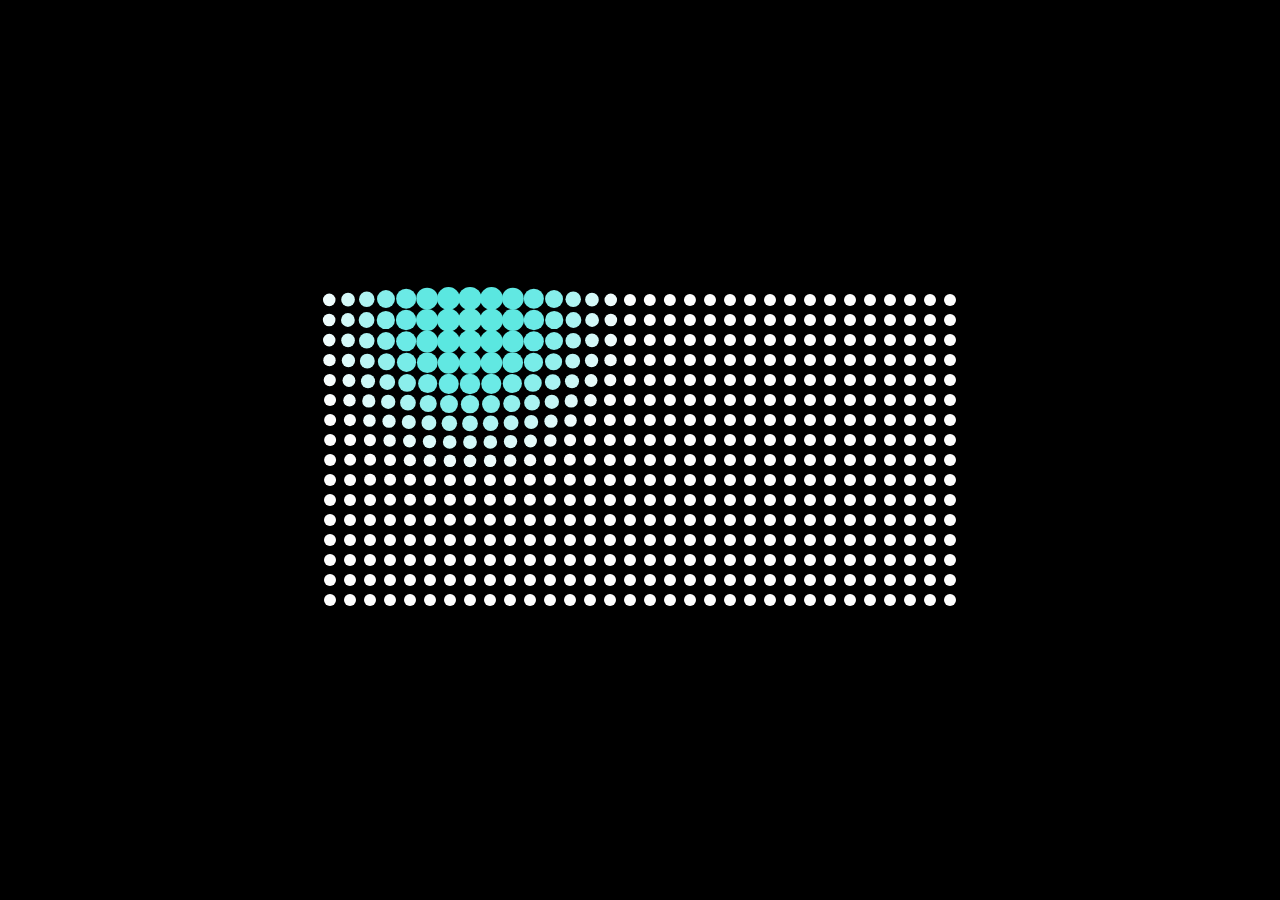
<file: anime-master/documentation/examples/advanced-staggering-2.html>
<!DOCTYPE html>
<html>
<head>
  <title>advanced staggering • anime.js</title>
  <meta charset="utf-8">
  <meta name="viewport" content="width=device-width, initial-scale=1, maximum-scale=1">
  <meta property="og:title" content="anime.js">
  <meta property="og:url" content="https://animejs.com">
  <meta property="og:description" content="Javascript Animation Engine">
  <meta property="og:image" content="https://animejs.com/documentation/assets/img/icons/og.png">
  <meta name="twitter:card" content="summary">
  <meta name="twitter:title" content="anime.js">
  <meta name="twitter:site" content="@juliangarnier">
  <meta name="twitter:description" content="Javascript Animation Engine">
  <meta name="twitter:image" content="https://animejs.com/documentation/assets/img/icons/twitter.png">
  <link rel="apple-touch-icon-precomposed" href="../assets/img/social-media-image.png">
  <link rel="icon" type="image/png" href="../assets/img/favicon.png" >
  <link href="../assets/css/animejs.css" rel="stylesheet">
  <link href="../assets/css/documentation.css" rel="stylesheet">
  <style>

    :root {
      font-size: 20px;
    }

    body {
      display: flex;
      flex-wrap: wrap;
      justify-content: center;
      align-items: center;
      height: 100vh;
      background-color: #000;
    }

    .stagger-visualizer {
      display: flex;
      flex-wrap: wrap;
      justify-content: center;
      align-items: center;
      position: relative;
      width: 32rem;
      height: 16rem;
    }

    .dots-wrapper {
      position: absolute;
      display: flex;
      flex-wrap: wrap;
      justify-content: center;
      align-items: center;
      width: 100%;
      height: 100%;
    }

    .stagger-visualizer .dot {
      position: relative;
      width: calc(1rem - 8px);
      height: calc(1rem - 8px);
      margin: 4px;
      border-radius: 50%;
      background-color: currentColor;
    }

  </style>
</head>
<body>

  <div class="stagger-visualizer">
    <div class="dots-wrapper"></div>
  </div>

</body>
<script type="module">

  import anime from '../../src/index.js';

  var advancedStaggeringAnimation = (function() {

    var staggerVisualizerEl = document.querySelector('.stagger-visualizer');
    var dotsWrapperEl = staggerVisualizerEl.querySelector('.dots-wrapper');
    var dotsFragment = document.createDocumentFragment();
    var grid = [32, 16];
    var cellSize = 1;
    var numberOfElements = grid[0] * grid[1];
    var animation;
    var paused = true;

    for (var i = 0; i < numberOfElements; i++) {
      var dotEl = document.createElement('div');
      dotEl.classList.add('dot');
      dotsFragment.appendChild(dotEl);
    }

    dotsWrapperEl.appendChild(dotsFragment);

    var index = anime.random(0, numberOfElements-1);
    var nextIndex = 0;

    function play() {

      paused = false;
      if (animation) animation.pause();

      nextIndex = anime.random(0, numberOfElements-1);

      var saturation = 75;

      var colorStart = anime.random(0, 256);
      var colorEnd = anime.random(0, 256);
      var colorRangeValue = [colorStart, colorEnd];
      var luminosityStart = anime.random(60, 80);
      var luminosityEnd = anime.random(20, 40);
      var luminosityRangeValue = [luminosityStart, luminosityEnd];

      function staggeredGridColors(el, i, total) {
        var hue = Math.round(anime.stagger(colorRangeValue, {grid: grid, from: index})(el, i, total));
        var luminosity = Math.round(anime.stagger(luminosityRangeValue, {grid: grid, from: index})(el, i, total));
        return 'hsl(' + hue + ', ' + saturation + '%, ' + luminosity + '%)';
      }

      animation = anime({
        targets: '.stagger-visualizer .dot',
        keyframes: [
          {
            zIndex: function(el, i, total) {
              return Math.round(anime.stagger([numberOfElements, 0], {grid: grid, from: index})(el, i, total));
            },
            translateX: anime.stagger('-.001rem', {grid: grid, from: index, axis: 'x'}),
            translateY: anime.stagger('-.001rem', {grid: grid, from: index, axis: 'y'}),
            duration: 200
          }, {
            translateX: anime.stagger('.075rem', {grid: grid, from: index, axis: 'x'}),
            translateY: anime.stagger('.075rem', {grid: grid, from: index, axis: 'y'}),
            scale: anime.stagger([2, .2], {grid: grid, from: index}),
            backgroundColor: staggeredGridColors,
            duration: 450
          }, {
            translateX: 0,
            translateY: 0,
            scale: 1,
            duration: 500,
          }
        ],
        delay: anime.stagger(60, {grid: grid, from: index}),
        easing: 'easeInOutQuad',
        complete: play
      }, 30)

      index = nextIndex;

    }

    play();

  })();

</script>
</html>
</file>
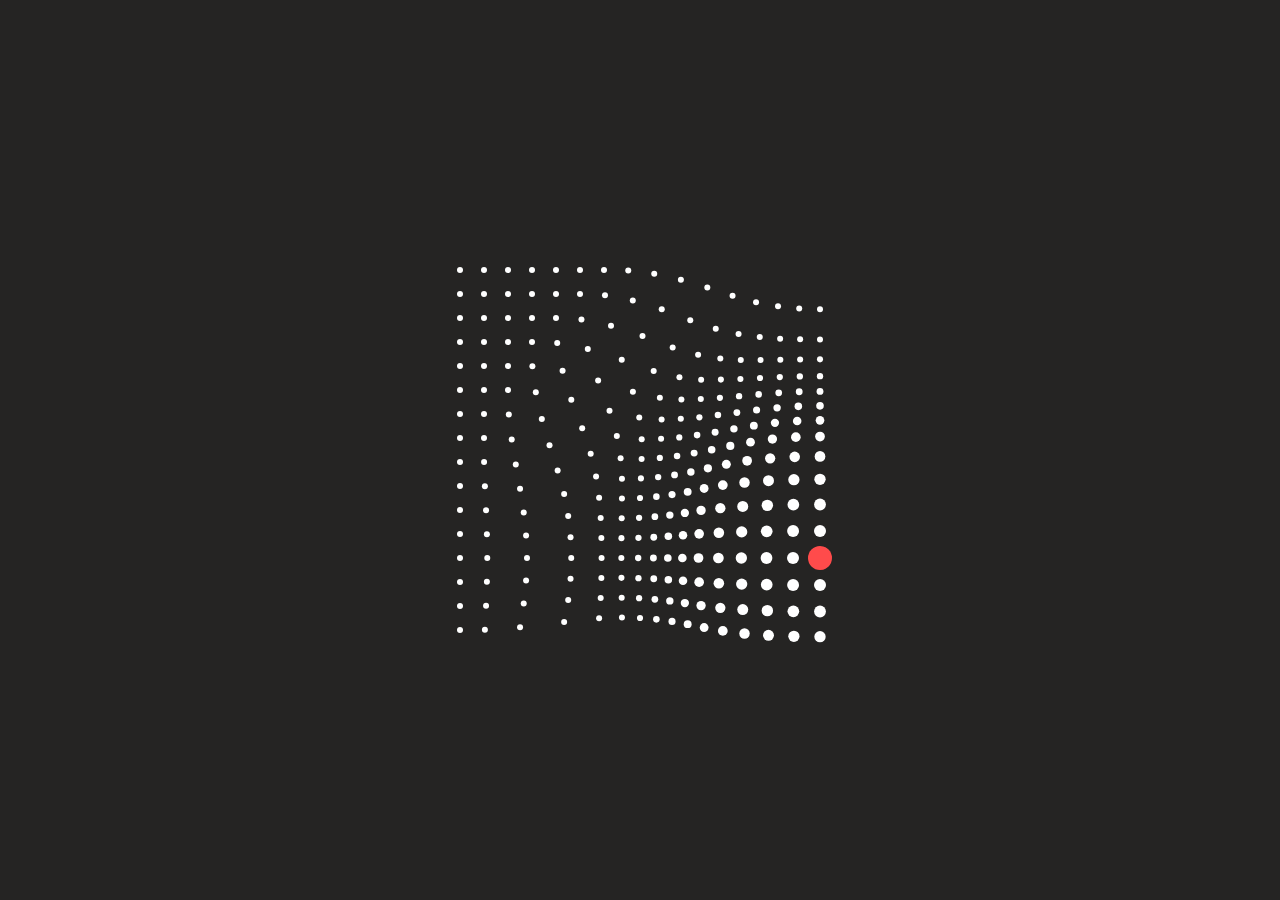
<file: anime-master/documentation/examples/advanced-staggering.html>
<!DOCTYPE html>
<html>
<head>
  <title>advanced staggering • anime.js</title>
  <meta charset="utf-8">
  <meta name="viewport" content="width=device-width, initial-scale=1, maximum-scale=1">
  <meta property="og:title" content="anime.js">
  <meta property="og:url" content="https://animejs.com">
  <meta property="og:description" content="Javascript Animation Engine">
  <meta property="og:image" content="https://animejs.com/documentation/assets/img/icons/og.png">
  <meta name="twitter:card" content="summary">
  <meta name="twitter:title" content="anime.js">
  <meta name="twitter:site" content="@juliangarnier">
  <meta name="twitter:description" content="Javascript Animation Engine">
  <meta name="twitter:image" content="https://animejs.com/documentation/assets/img/icons/twitter.png">
  <link rel="apple-touch-icon-precomposed" href="../assets/img/social-media-image.png">
  <link rel="icon" type="image/png" href="../assets/img/favicon.png" >
  <link href="../assets/css/animejs.css" rel="stylesheet">
  <link href="../assets/css/documentation.css" rel="stylesheet">
  <style>

    :root {
      font-size: 24px;
    }

    body {
      display: flex;
      flex-wrap: wrap;
      justify-content: center;
      align-items: center;
      height: 100vh;
    }

    .stagger-visualizer {
      position: relative;
      display: flex;
      flex-wrap: wrap;
      justify-content: center;
      align-items: center;
      width: 16rem;
      height: 16rem;
    }

    .stagger-visualizer .dot {
      position: relative;
      width: .25rem;
      height: .25rem;
      margin: .375rem;
      background-color: currentColor;
      border-radius: 50%;
    }

    .stagger-visualizer .cursor {
      position: absolute;
      z-index: 1;
      top: 0;
      left: 0;
      width: 1rem;
      height: 1rem;
      background-color: currentColor;
      border-radius: 50%;
    }

  </style>
</head>
<body>

  <div class="stagger-visualizer">
    <div class="cursor color-red"></div>
  </div>

</body>
<script type="module">

  import anime from '../../src/index.js';

  const staggerVisualizerEl = document.querySelector('.stagger-visualizer');
  const fragment = document.createDocumentFragment();
  const numberOfElements = 16*16;
  var animation;

  for (let i = 0; i < numberOfElements; i++) {
    const dotEl = document.createElement('div');
    dotEl.classList.add('dot');
    fragment.appendChild(dotEl);
  }

  staggerVisualizerEl.appendChild(fragment);

  let index = anime.random(0, numberOfElements);
  let nextIndex = 0;

  function animateGrid() {

    if (animation) animation.pause();

    nextIndex = anime.random(0, numberOfElements);

    anime.set('.cursor', {
      translateX: anime.stagger('-1rem', {grid: [16, 16], from: index, axis: 'x'}),
      translateY: anime.stagger('-1rem', {grid: [16, 16], from: index, axis: 'y'})
    });

    animation = anime.timeline({
      easing: 'easeInOutQuad',
      complete: animateGrid
    })
    .add({
      targets: '.cursor',
      keyframes: [
        { scale: .625 }, 
        { scale: 1.125 },
        { scale: 1 }
      ],
      duration: 600
    })
    .add({
      targets: '.dot',
      keyframes: [
        {
          translateX: anime.stagger('-.175rem', {grid: [16, 16], from: index, axis: 'x'}),
          translateY: anime.stagger('-.175rem', {grid: [16, 16], from: index, axis: 'y'}),
          duration: 200
        }, {
          translateX: anime.stagger('.125rem', {grid: [16, 16], from: index, axis: 'x'}),
          translateY: anime.stagger('.125rem', {grid: [16, 16], from: index, axis: 'y'}),
          scale: 2,
          duration: 500
        }, {
          translateX: 0,
          translateY: 0,
          scale: 1,
          duration: 600,
        }
      ],
      delay: anime.stagger(50, {grid: [16, 16], from: index})
    }, '-=600')
    .add({
      targets: '.cursor',
      translateX: { value: anime.stagger('-1rem', {grid: [16, 16], from: nextIndex, axis: 'x'}), duration: anime.random(400, 1200) },
      translateY: { value: anime.stagger('-1rem', {grid: [16, 16], from: nextIndex, axis: 'y'}), duration: anime.random(400, 1200) },
      easing: 'easeOutSine'
    }, '-=1100')

    index = nextIndex;

  }

  animateGrid();

</script>
</html>
</file>
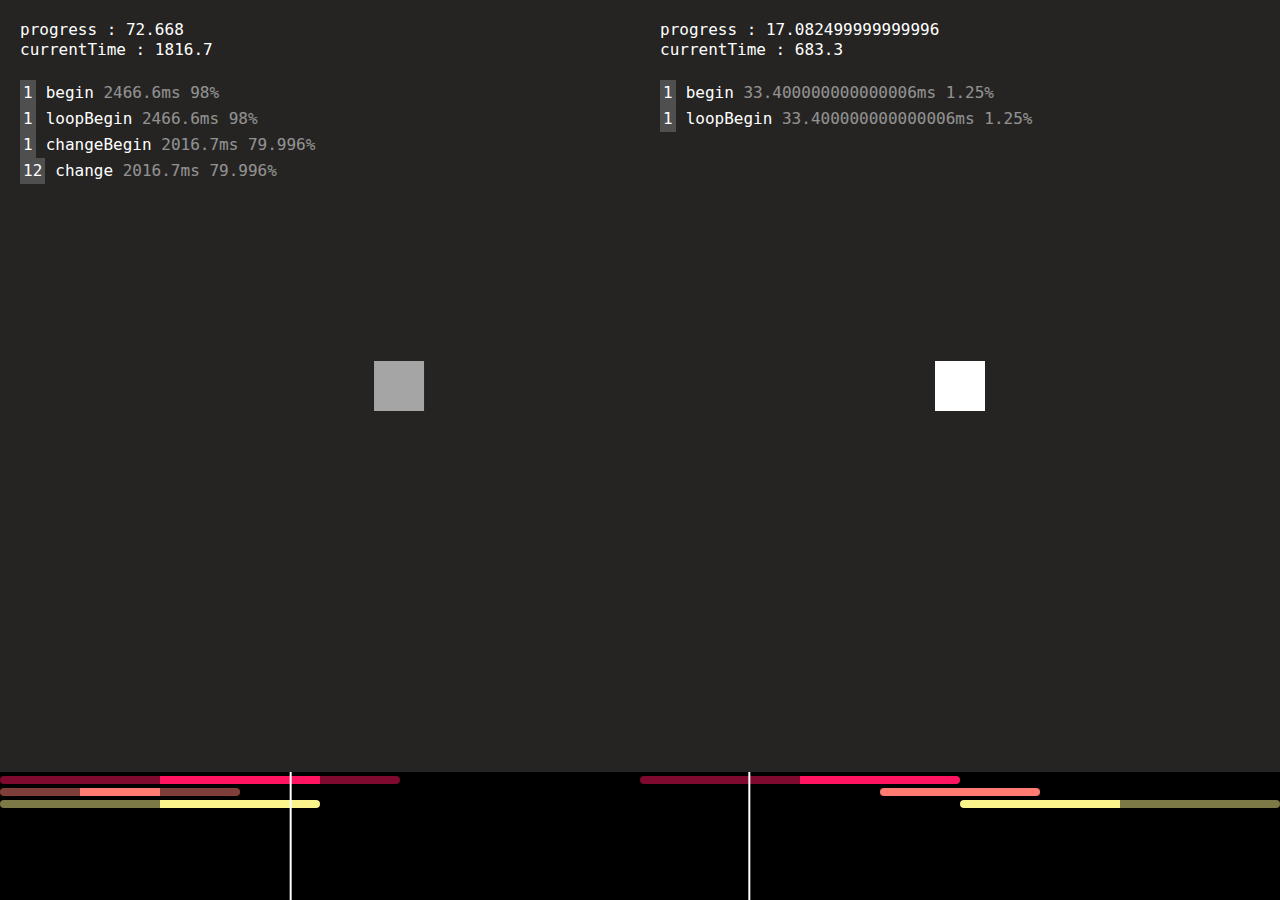
<file: anime-master/documentation/examples/anime-callbacks.html>
<!DOCTYPE html>
<html>
<head>
  <title>Anime states system | anime.js</title>
  <meta charset="utf-8">
  <meta name="viewport" content="width=device-width, initial-scale=1, maximum-scale=1">
  <meta property="og:title" content="anime.js">
  <meta property="og:url" content="https://animejs.com">
  <meta property="og:description" content="Javascript Animation Engine">
  <meta property="og:image" content="https://animejs.com/documentation/assets/img/icons/og.png">
  <meta name="twitter:card" content="summary">
  <meta name="twitter:title" content="anime.js">
  <meta name="twitter:site" content="@juliangarnier">
  <meta name="twitter:description" content="Javascript Animation Engine">
  <meta name="twitter:image" content="https://animejs.com/documentation/assets/img/icons/twitter.png">
  <link rel="apple-touch-icon-precomposed" href="../assets/img/social-media-image.png">
  <link rel="icon" type="image/png" href="../assets/img/favicon.png" >
  <link href="../assets/css/animejs.css" rel="stylesheet">
  <link href="../assets/css/documentation.css" rel="stylesheet">
  <style>

    body {
      display: flex;
      flex-wrap: no-wrap;
      justify-content: space-around;
      align-items: center;
      position: absolute;
      width: 100%;
      height: 100vh;
      padding-bottom: 128px;
    }

    .el {
      width: 50px;
      height: 50px;
      background-color: currentColor;
    }

    .log {
      overflow-y: scroll;
      position: absolute;
      top: 0;
      height: 100%;
      padding: 20px;
      padding-top: 80px;
      font-size: 16px;
      line-height: 20px;
      text-align: left;
      font-family: monospace;
    }

    .log-animation {
      left: 0;
      width: 50%;
    }

    .log-timeline {
      left: 50%;
      width: 50%;
    }

    .counter {
      display: inline-block;
      margin-right: 10px;
      padding: 3px;
      background-color: rgba(255,255,255,.2);
    }

    .currentTime, .progress { opacity: .5 }

    .time {
      position: absolute;
      top: 0;
      height: 80px;
      padding: 20px;
      font-size: 16px;
      line-height: 20px;
      text-align: left;
      font-family: monospace;
    }

    .time-animation {
      left: 0;
      width: 50%;
    }

    .time-timeline {
      left: 50%;
      width: 50%;
    }

    /* Player animation */

    .timeline {
      position: fixed;
      bottom: 0;
      height: 128px;
      padding-top: 4px;
      background-color: #000;
    }

    .timeline.player-animation {
      width: 50%;
      left: 0;
    }

    .timeline.player-timeline {
      width: 50%;
      left: 50%;
    }

    .tl-needle {
      position: absolute;
      z-index: 2;
      top: 0;
      left: 0;
      bottom: 0;
      width: 2px;
      margin-left: -1px;
      background-color: #FFF;
    }

    .tl-animation {
      position: relative;
      display: flex;
      justify-content: space-between;
      width: auto;
      height: 8px;
      margin-bottom: 4px;
      background-color: currentColor;
      border-radius: .5rem;
    }

    .tl-delay,
    .tl-end-delay {
      width: auto;
      height: 100%;
      background-color: rgba(0,0,0,.5);
    }

  </style>
</head>
<body>

  <div class="el color-04"></div>

  <div class="el color-08"></div>

  <div class="log log-animation"></div>
  <div class="time time-animation"></div>

  <div class="log log-timeline"></div>
  <div class="time time-timeline"></div>

</body>
<script type="module">

  import anime from '../../src/index.js';

  var animationTimeLogEl = document.querySelector('.time-animation');
  var timelineTimeLogEl = document.querySelector('.time-timeline');

  var animation = anime({
    targets: '.el.color-04',
    translateX: [
      {value: 200},
      {value: -200},
      {value: 200}
    ],
    rotate: {
      value: 720,
      easing: 'easeInOutCirc',
      duration: 500,
      delay: 500
    },
    opacity: {
      value: .5,
      easing: 'linear',
      duration: 1000,
      delay: 1000,
      endDelay: 0
    },
    delay: 1000,
    endDelay: 500,
    duration: 1000,
    easing: 'easeOutQuad',
    direction: 'reverse',
    loop: 2,
    autoplay: false,
    update: function(a) {
      animationTimeLogEl.innerHTML = 'progress : ' + a.progress + '<br>currentTime : ' + a.currentTime;
    },
  });


  var tl = anime.timeline({
    targets: '.el.color-08',
    easing: 'easeInOutQuad',
    autoplay: false,
    direction: 'alternate',
    loop: 3,
    update: function(a) {
      timelineTimeLogEl.innerHTML = 'progress : ' + a.progress + '<br>currentTime : ' + a.currentTime;
    }
  })
  .add({
    translateX: 100,
    delay: 1000
  })
  .add({
    translateY: 100
  }, '-=500')
  .add({
    rotate: 360,
    endDelay: 1000
  }, '-=500');


  function animePlayer(instance, playerClass) {

    function createEl(type, className, parentEl) {
      var el = document.createElement(type);
      if (className) el.classList.add(className);
      if (parentEl) parentEl.appendChild(el);
      return el;
    }

    var timelineEl = createEl('div', 'timeline', document.body);
    if (playerClass) timelineEl.classList.add(playerClass);
    var needleEl = createEl('div', 'tl-needle', timelineEl);
    var animations = [];
    var colors = ['#FF1461','#FF7C72','#FBF38C','#A6FF8F','#18FF92','#1CE2B2','#5EF3FB','#61C3FF','#5A87FF','#8453E3','#C26EFF','#FB89FB'];
    var colorIndex = 0;

    function convertMStoEM(ms) { return ms / 100; }
    function convertEMtoMS(em) { return parseFloat(em) * 250; }

    function createAnimationLog(animObj, timelineOffset) {
      var anim = animObj;
      anim.player = {};
      anim.player.animationEl = createEl('div', 'tl-animation', timelineEl);
      anim.player.delayEl = createEl('div', 'tl-delay', anim.player.animationEl);
      anim.player.endDelayEl = createEl('div', 'tl-end-delay', anim.player.animationEl);
      anim.update = function() {
        anime.set(anim.player.animationEl, {
          left: convertMStoEM(timelineOffset) + 'em',
          width: convertMStoEM(anim.duration) + 'em'
        });
        anime.set(anim.player.delayEl, {width: (anim.delay / anim.duration) * 100 + '%'});
        anime.set(anim.player.endDelayEl, {width: (anim.endDelay / anim.duration) * 100 + '%'});
      }
      anime.set(anim.player.animationEl, {color: colors[colorIndex]});
      colorIndex++;
      if (!colors[colorIndex]) colorIndex = 0;
      anim.update();
      animations.push(anim);
      return anim;
    }

    instance.pause();

    var playerAnimation = anime({
      targets: needleEl,
      translateX: convertMStoEM(instance.duration) + 'em',
      duration: instance.duration,
      direction: instance.direction,
      loop: instance.loop,
      easing: 'linear',
      update: function(a) {
        instance.seek(a.currentTime);
      },
      complete: function(a) {
        instance.seek(a.currentTime);
      }
    });

    if (instance.children.length) {
      instance.children.forEach(function(child) {
        child.animations.forEach(function(anim) {
          createAnimationLog(anim, child.timelineOffset);
        });
      })
    } else {
      instance.animations.forEach(function(anim) {
        createAnimationLog(anim);
      });
    }

  }

  animePlayer(animation, 'player-animation');
  animePlayer(tl, 'player-timeline');

  function logCallbacks(animation, logEl, callbacks) {

    function appendLog(cbName) {
      animation[cbName] = function() {
        var pEl = document.createElement('p');
        var counterSpanEl = document.createElement('span');
        var currentTimeSpanEl = document.createElement('span');
        var progressSpanEl = document.createElement('span');
        var textSpanEl = document.createElement('span');
        var lastPEl = logEl.querySelector('p:last-child');
        currentTimeSpanEl.innerHTML = ' ' + animation.currentTime + 'ms';
        progressSpanEl.innerHTML = ' ' + animation.progress + '%';
        if (lastPEl && lastPEl.querySelector('.text').innerHTML === cbName) {
          var lastCountEl = lastPEl.querySelector('.counter');
          var lastCountValue = parseFloat(lastCountEl.innerHTML);
          lastCountValue++;
          lastCountEl.innerHTML = lastCountValue;
        } else {
          counterSpanEl.innerHTML = 1;
          textSpanEl.innerHTML = cbName;
          counterSpanEl.classList.add('counter');
          textSpanEl.classList.add('text');
          currentTimeSpanEl.classList.add('currentTime');
          progressSpanEl.classList.add('progress');
          pEl.appendChild(counterSpanEl);
          pEl.appendChild(textSpanEl);
          pEl.appendChild(currentTimeSpanEl);
          pEl.appendChild(progressSpanEl);
          logEl.appendChild(pEl);
          logEl.scrollTop = logEl.scrollHeight;
        }
      }
    }

    callbacks.forEach(appendLog);

  }

  logCallbacks(animation, document.querySelector('.log-animation'), [
    'begin',
    'loopBegin',
    'changeBegin',
    'change',
    'changeComplete',
    'loopComplete',
    'complete'
  ]);


  logCallbacks(tl, document.querySelector('.log-timeline'), ['begin',
    'loopBegin',
    'changeBegin',
    'change',
    'changeComplete',
    'loopComplete',
    'complete'
  ]);


</script>
</html>
</file>
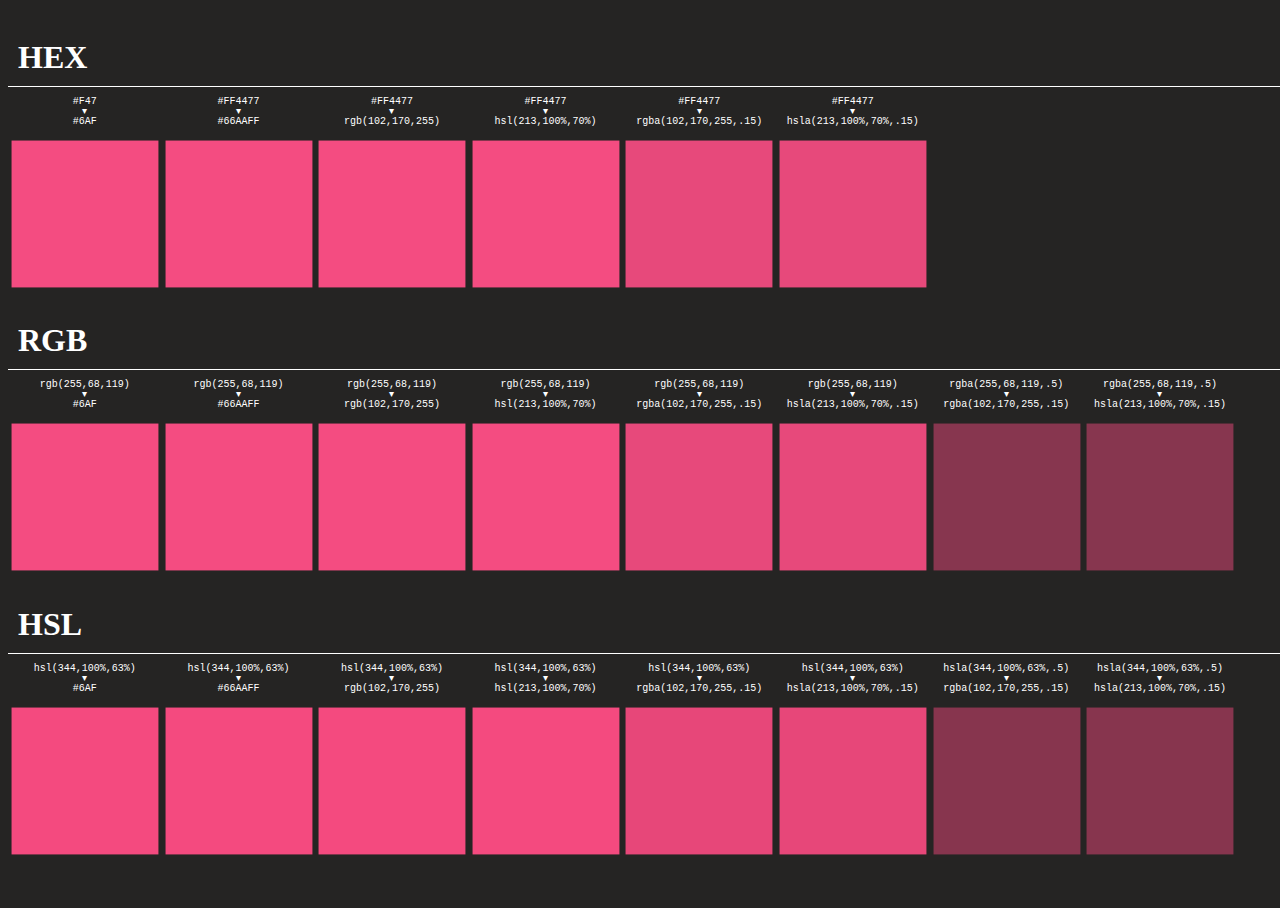
<file: anime-master/documentation/examples/anime-colors-test.html>
<!DOCTYPE html>
<html>
<head>
  <title>Colors test | anime.js</title>
  <meta charset="utf-8">
  <meta name="viewport" content="width=device-width, initial-scale=1, maximum-scale=1">
  <meta property="og:title" content="anime.js">
  <meta property="og:url" content="https://animejs.com">
  <meta property="og:description" content="Javascript Animation Engine">
  <meta property="og:image" content="https://animejs.com/documentation/assets/img/icons/og.png">
  <meta name="twitter:card" content="summary">
  <meta name="twitter:title" content="anime.js">
  <meta name="twitter:site" content="@juliangarnier">
  <meta name="twitter:description" content="Javascript Animation Engine">
  <meta name="twitter:image" content="https://animejs.com/documentation/assets/img/icons/twitter.png">
  <link rel="apple-touch-icon-precomposed" href="../assets/img/social-media-image.png">
  <link rel="icon" type="image/png" href="../assets/img/favicon.png">
  <link href="../assets/css/documentation.css" rel="stylesheet">
  <script src="../../lib/anime.min.js"></script>
  <!-- <script src="../assets/js/anime/anime.2.0.2.js"></script> -->
  <!-- <script src="../assets/js/anime/anime.1.3.js"></script> -->
  <style>
    body {
      width: 100%;
      height: 100vh;
    }
    .color-tests {
      display: flex;
      flex-wrap: wrap;
    }
    .section-title {
      display: block;
      width: 100%;
      margin-bottom: 10px;
      padding: 10px;
      border-bottom: 1px solid #FFF;
    }
    .color-test {
      flex-shrink: 2;
      text-align: center;
      font-size: 10px;
      line-height: 1em;
      font-family: monospace;
    }
    .color-el {
      display: flex;
      align-items: center;
      justify-content: center;
      position: relative;
      width: 12vw;
      height: 12vw;
      margin-top: 10px;
    }
  </style>
</head>
<body>
  <section class="color-section">
    <h1 class="section-title">HEX</h1>
    <div class="color-tests">
      <div class="color-test hex-to-hex-shorthand">#F47<br>▾<br>#6AF</div>
      <div class="color-test hex-to-hex">#FF4477<br>▾<br>#66AAFF</div>
      <div class="color-test hex-to-rgb">#FF4477<br>▾<br>rgb(102,170,255)</div>
      <div class="color-test hex-to-hsl">#FF4477<br>▾<br>hsl(213,100%,70%)</div>
      <div class="color-test hex-to-rgba">#FF4477<br>▾<br>rgba(102,170,255,.15)</div>
      <div class="color-test hex-to-hsla">#FF4477<br>▾<br>hsla(213,100%,70%,.15)</div>
    </div>
  </section>
  <section class="color-section">
    <h1 class="section-title">RGB</h1>
    <div class="color-tests">
      <div class="color-test rgb-to-hex-shorthand">rgb(255,68,119)<br>▾<br>#6AF</div>
      <div class="color-test rgb-to-hex">rgb(255,68,119)<br>▾<br>#66AAFF</div>
      <div class="color-test rgb-to-rgb">rgb(255,68,119)<br>▾<br>rgb(102,170,255)</div>
      <div class="color-test rgb-to-hsl">rgb(255,68,119)<br>▾<br>hsl(213,100%,70%)</div>
      <div class="color-test rgb-to-rgba">rgb(255,68,119)<br>▾<br>rgba(102,170,255,.15)</div>
      <div class="color-test rgb-to-hsla">rgb(255,68,119)<br>▾<br>hsla(213,100%,70%,.15)</div>
      <div class="color-test rgba-to-rgba">rgba(255,68,119,.5)<br>▾<br>rgba(102,170,255,.15)</div>
      <div class="color-test rgba-to-hsla">rgba(255,68,119,.5)<br>▾<br>hsla(213,100%,70%,.15)</div>
    </div>
  </section>
  <section class="color-section">
    <h1 class="section-title">HSL</h1>
    <div class="color-tests">
      <div class="color-test hsl-to-hex-shorthand">hsl(344,100%,63%)<br>▾<br>#6AF</div>
      <div class="color-test hsl-to-hex">hsl(344,100%,63%)<br>▾<br>#66AAFF</div>
      <div class="color-test hsl-to-rgb">hsl(344,100%,63%)<br>▾<br>rgb(102,170,255)</div>
      <div class="color-test hsl-to-hsl">hsl(344,100%,63%)<br>▾<br>hsl(213,100%,70%)</div>
      <div class="color-test hsl-to-rgba">hsl(344,100%,63%)<br>▾<br>rgba(102,170,255,.15)</div>
      <div class="color-test hsl-to-hsla">hsl(344,100%,63%)<br>▾<br>hsla(213,100%,70%,.15)</div>
      <div class="color-test hsla-to-rgba">hsla(344,100%,63%,.5)<br>▾<br>rgba(102,170,255,.15)</div>
      <div class="color-test hsla-to-hsla">hsla(344,100%,63%,.5)<br>▾<br>hsla(213,100%,70%,.15)</div>
    </div>
  </section>
  <script>

    var colorTestEls = document.querySelectorAll('.color-test');

    function createTest(el) {
      var testHtml = el.innerHTML;
      var testValues = testHtml.split('<br>▾<br>');
      var colorEl = document.createElement('div');
      colorEl.classList.add('color-el');
      el.appendChild(colorEl);
      anime({
        targets: colorEl,
        backgroundColor: [testValues[0], testValues[1]],
        scale: [.97, .75],
        direction: 'alternate',
        easing: 'easeInOutSine',
        duration: 4000,
        loop: true
      });
    }

    for (var i = 0; i < colorTestEls.length; i++) createTest(colorTestEls[i]);

  </script>
</body>
</html>
</file>
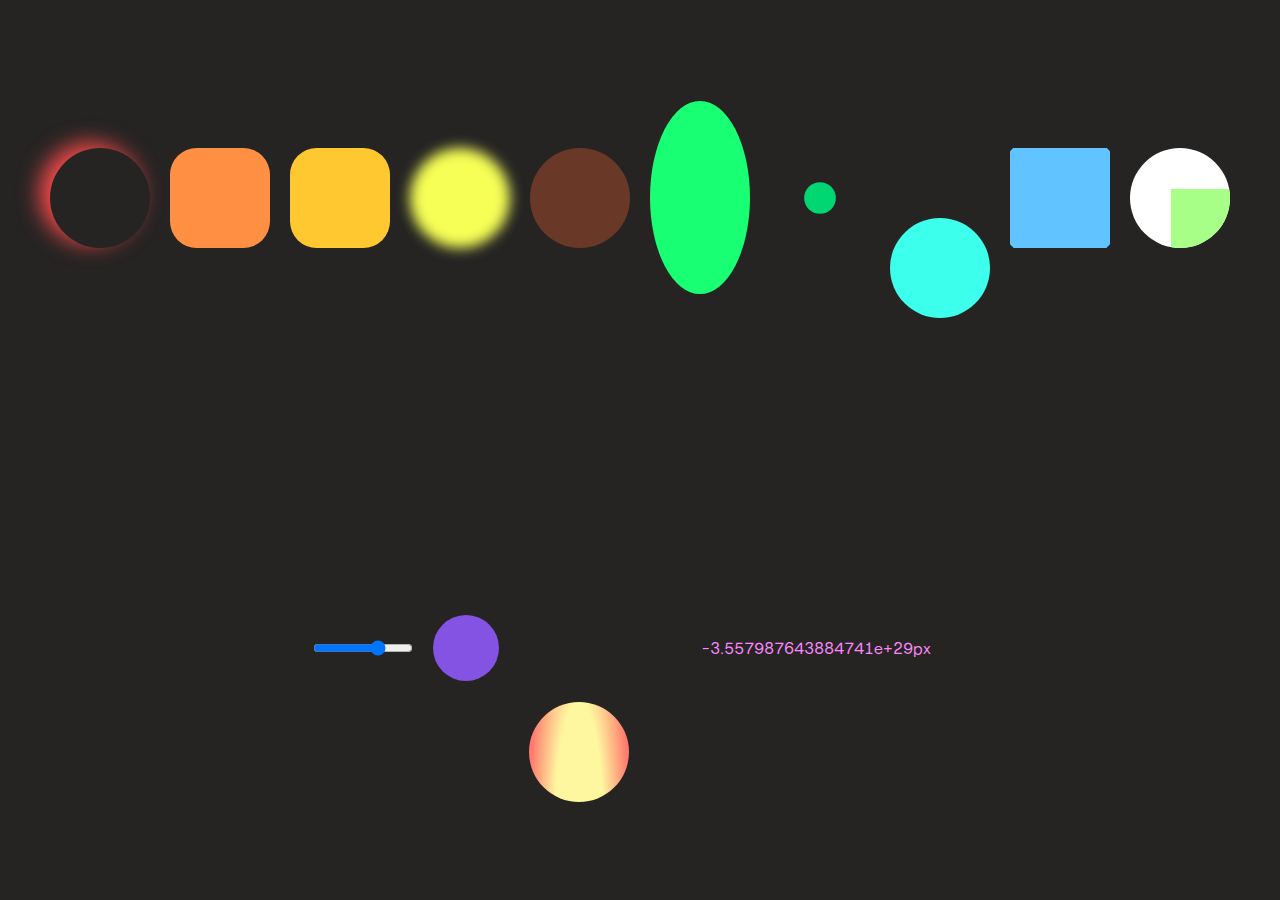
<file: anime-master/documentation/examples/anime-complex-properties.html>
<!DOCTYPE html>
<html>
<head>
  <title>Complex properties | anime.js</title>
  <meta charset="utf-8">
  <meta name="viewport" content="width=device-width, initial-scale=1, maximum-scale=1">
  <meta property="og:title" content="anime.js">
  <meta property="og:url" content="https://animejs.com">
  <meta property="og:description" content="Javascript Animation Engine">
  <meta property="og:image" content="https://animejs.com/documentation/assets/img/icons/og.png">
  <meta name="twitter:card" content="summary">
  <meta name="twitter:title" content="anime.js">
  <meta name="twitter:site" content="@juliangarnier">
  <meta name="twitter:description" content="Javascript Animation Engine">
  <meta name="twitter:image" content="https://animejs.com/documentation/assets/img/icons/twitter.png">
  <link rel="apple-touch-icon-precomposed" href="../assets/img/social-media-image.png">
  <link href="../assets/css/animejs.css" rel="stylesheet">
  <link href="../assets/css/documentation.css" rel="stylesheet">
  <!-- <script src="../../lib/anime.min.js"></script> -->
  <!-- <script src="../assets/js/anime/anime.1.3.js"></script> -->
  <!-- <script src="../assets/js/anime/anime.2.0.1.js"></script> -->
  <style>
    body {
      display: flex;
      flex-wrap: wrap;
      justify-content: center;
      align-items: center;
      min-height: 100vh;
    }
    .item {
      width: 100px;
      height: 100px;
      margin-top: 20px;
      border-radius: 50%;
      background-color: currentColor;
      margin: 10px;
    }
    .box-shadow {
      background-color: transparent;
    }
    .clip-path {
      border-radius: 0;
    }
    .auto-property {
      background-image: radial-gradient(50% 100%, #FFF7A0 50%, #FF7A6D 100%);
      background-size: auto 100px;
    }
    .exponent-values {
      width: 300px;
      background-color: transparent;
      text-align: center;
    }
  </style>
</head>
<body>
  <div class="box-shadow item color-red"></div>
  <div class="unit-less item color-orange"></div>
  <div class="specified-unit item color-lightorange"></div>
  <div class="filter item color-yellow"></div>
  <div class="rgba item color-citrus"></div>
  <div class="calc item color-green"></div>
  <div class="zero-value item color-darkgreen"></div>
  <div class="round-value item color-turquoise"></div>
  <div class="clip-path item color-skyblue"></div>
  <svg class="item" xmlns="http://www.w3.org/2000/svg" viewBox="0 0 100 100">
    <g id="Page-1" fill="none" fill-rule="evenodd">
      <g id="svg" fill="#A7FF87">
        <rect id="Rectangle" width="50" height="50" x="25" y="25"/>
      </g>
    </g>
  </svg>
  <input class="item" type="range" value="0" min="0" max="100">
  <div class="basic-css color-lavender item"></div>
  <div class="auto-property color-purple item"></div>
  <input class="exponent-values color-pink item" value="-1.1234567890123456789e+30px"></input>
  <script type="module">
    
    import anime from "../../src/index.js";

    var boxShadow = anime({
      targets: '.box-shadow',
      boxShadow: [
        {value: ['10px -10px 10px 0 currentColor', '10px 10px 20px 0 currentColor']},
        {value: '-10px 10px 30px 0 currentColor'},
        {value: '-10px -10px 20px 0 currentColor'},
        {value: '10px -10px 10px 0 currentColor'}
      ],
      loop: true,
      easing: 'linear'
    });
    var unitLess = anime({
      targets: '.unit-less',
      borderRadius: 16,
      loop: true,
      direction: 'alternate',
      easing: 'linear'
    });
    var specifiedUnit = anime({
      targets: '.specified-unit',
      borderRadius: '1em',
      loop: true,
      direction: 'alternate',
      easing: 'linear'
    });
    var filter = anime({
      targets: '.filter',
      filter: ["blur(20px)", "blur(0px)"],
      loop: true,
      direction: 'alternate',
      easing: 'linear'
    });
    var rgba = anime({
      targets: '.rgba',
      backgroundColor: ['rgba(255,100,50,1)', 'rgba(255,100,50,.0)'],
      loop: true,
      direction: 'alternate',
      easing: 'linear'
    });
    var calc = anime({
      targets: '.calc',
      height: ['calc(25% - 100px)', 'calc(25% - 0px)'],
      loop: true,
      direction: 'alternate',
      easing: 'linear'
    });
    var zeroValue = anime({
      targets: '.zero-value',
      scale: 0,
      loop: true,
      direction: 'alternate',
      easing: 'linear'
    });
    var roundValue = anime({
      targets: '.round-value',
      translateY: 100,
      round: .1,
      loop: true,
      direction: 'alternate',
      easing: 'linear'
    });
    var clipPath = anime({
      targets: '.clip-path',
      clipPath: ['circle(0px at center)', 'circle(100px at center)'],
      loop: true,
      direction: 'alternate',
      easing: 'linear'
    });
    var svgTransform = anime({
      targets: 'rect',
      transform: 'translate(10 10) scale(2)',
      loop: true,
      direction: 'alternate',
      easing: 'linear'
    });
    var rangeValue = anime({
      targets: 'input[type="range"]',
      value: 100,
      loop: true,
      direction: 'alternate',
      easing: 'linear'
    });
    var basicCSS = anime({
      targets: '.basic-css',
      width: 50,
      height: 50,
      loop: true,
      direction: 'alternate',
      easing: 'linear'
    });
    var autoProperty = anime({
      targets: '.auto-property',
      backgroundSize: ['auto 10px', 'auto 400px'],
      margin: '20% 40px 10px 30px',
      loop: true,
      direction: 'alternate',
      easing: 'linear'
    });
    var exponentValues = anime({
      targets: '.exponent-values',
      value: '+1.0123456789012346e+21px',
      loop: true,
      direction: 'alternate',
      easing: 'linear'
    });
  </script>
</body>
</html>
</file>
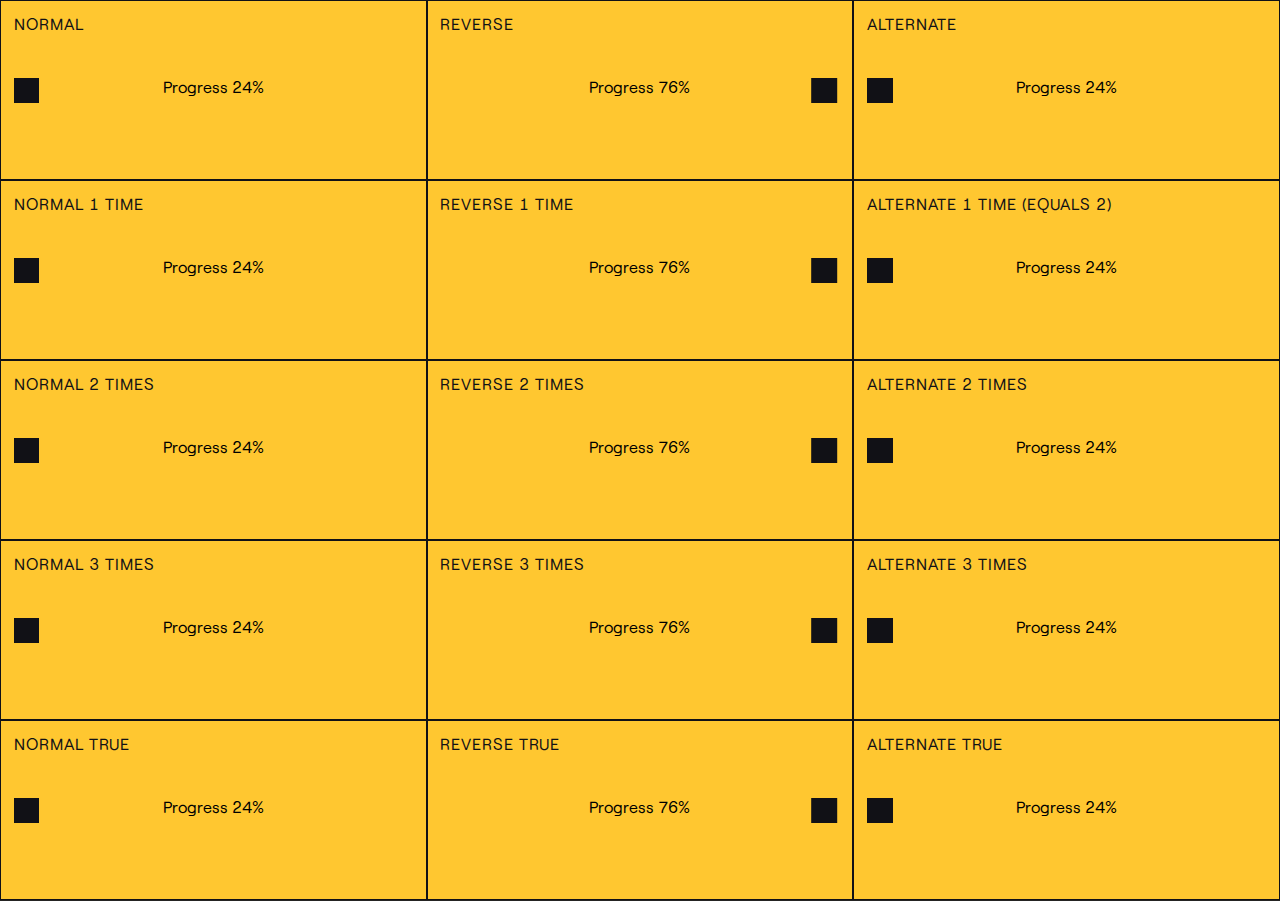
<file: anime-master/documentation/examples/anime-directions-testing.html>
<!DOCTYPE html>
<html>
<head>
  <title>Diretions Testing | anime.js</title>
  <meta charset="utf-8">
  <meta name="viewport" content="width=device-width, initial-scale=1, maximum-scale=1">
  <meta property="og:title" content="anime.js">
  <meta property="og:url" content="https://animejs.com">
  <meta property="og:description" content="Javascript Animation Engine">
  <meta property="og:image" content="https://animejs.com/documentation/assets/img/icons/og.png">
  <meta name="twitter:card" content="summary">
  <meta name="twitter:title" content="anime.js">
  <meta name="twitter:site" content="@juliangarnier">
  <meta name="twitter:description" content="Javascript Animation Engine">
  <meta name="twitter:image" content="https://animejs.com/documentation/assets/img/icons/twitter.png">
  <link rel="apple-touch-icon-precomposed" href="../assets/img/social-media-image.png">
  <link rel="icon" type="image/png" href="../assets/img/favicon.png">
  <link href="../assets/css/animejs.css" rel="stylesheet">
  <link href="../assets/css/documentation.css" rel="stylesheet">
  <script src="../../lib/anime.min.js"></script>
  <style>
    body {
      display: flex;
      flex-wrap: wrap;
      align-items: center;
      justify-content: flex-start;
      height: auto;
    }
    article {
      padding: 1vw;
      position: relative;
      width: 33.33%;
      height: 20vh;
      background: currentColor;
      border: 1px solid #111116;
    }
    h2 {
      color: #111116;
    }
    .el {
      position: relative;
      top: 5vh;
      width: 2vw;
      height: 2vw;
      background: #111116;
    }
    .logs {
      display: flex;
      flex-direction: column;
      flex-wrap: wrap;
      align-items: center;
      justify-content: center;
      position: absolute;
      top: 1vh;
      left: 0;
      bottom: 0;
      height: 19vh;
      width: 100%;
    }
    input {
      text-align: center;
      background: none;
      border: none;
    }
  </style>
</head>
<body>
  <script>
    function createTest(title, numberOfTargets, params) {
      var testEl = document.createElement('article');
      var testZoneEl = document.createElement('div');
      var logsEl = document.createElement('div');
      var progressEl = document.createElement('input');
      var promiseEl = document.createElement('input');
      var h2El = document.createElement('h2');

      for (var i = 0; i < numberOfTargets; i++) {
        var el = document.createElement('div');
        el.classList.add('el');
        testZoneEl.appendChild(el);
      }

      h2El.innerHTML = title;
      testEl.appendChild(h2El);
      logsEl.classList.add('logs');
      logsEl.appendChild(progressEl);
      logsEl.appendChild(promiseEl);
      testEl.appendChild(logsEl);
      testEl.appendChild(testZoneEl);
      document.body.appendChild(testEl);

      params.targets = testZoneEl.querySelectorAll('div');
      params.translateX = '29vw';
      params.delay = 1000;
      params.endDelay = 1000;
      params.easing = 'easeInOutQuad';
      params.begin = function() { testEl.classList.add('color-lightorange') };
      params.update = function(a) { 
        testEl.classList.add('color-red');
        progressEl.value = 'Progress ' + Math.round(a.progress) + '%';
      };
      params.complete = function() { testEl.classList.add('color-darkgreen') };
      var animation = anime(params);
      animation.finished.then(function() {
        promiseEl.value = 'Promise resolved'
        console.log('Promise resolved');
      });
      testEl.onclick = function() {
        testEl.classList.add('color-red');
        testEl.classList.remove('color-lightorange');
        testEl.classList.remove('color-darkgreen');
        animation.restart();
      }
    }

    createTest('Normal', 1, {});

    createTest('Reverse', 1, {
      direction: 'reverse'
    });

    createTest('Alternate', 1, {
      direction: 'alternate'
    });

    createTest('Normal 1 time', 1, {
      loop: 1
    });

    createTest('Reverse 1 time', 1, {
      direction: 'reverse',
      loop: 1
    });

    createTest('Alternate 1 time (equals 2)', 1, {
      direction: 'alternate',
      loop: 1
    });

    createTest('Normal 2 times', 1, {
      loop: 2
    });

    createTest('Reverse 2 times', 1, {
      direction: 'reverse',
      loop: 2
    });

    createTest('Alternate 2 times', 1, {
      direction: 'alternate',
      loop: 2
    });

    createTest('Normal 3 times', 1, {
      loop: 3
    });

    createTest('Reverse 3 times', 1, {
      direction: 'reverse',
      loop: 3
    });

    createTest('Alternate 3 times', 1, {
      direction: 'alternate',
      loop: 3
    });

    createTest('Normal true', 1, {
      loop: true
    });

    createTest('Reverse true', 1, {
      direction: 'reverse',
      loop: true
    });

    createTest('Alternate true', 1, {
      direction: 'alternate',
      loop: true
    });



  </script>
</body>
</html>
</file>
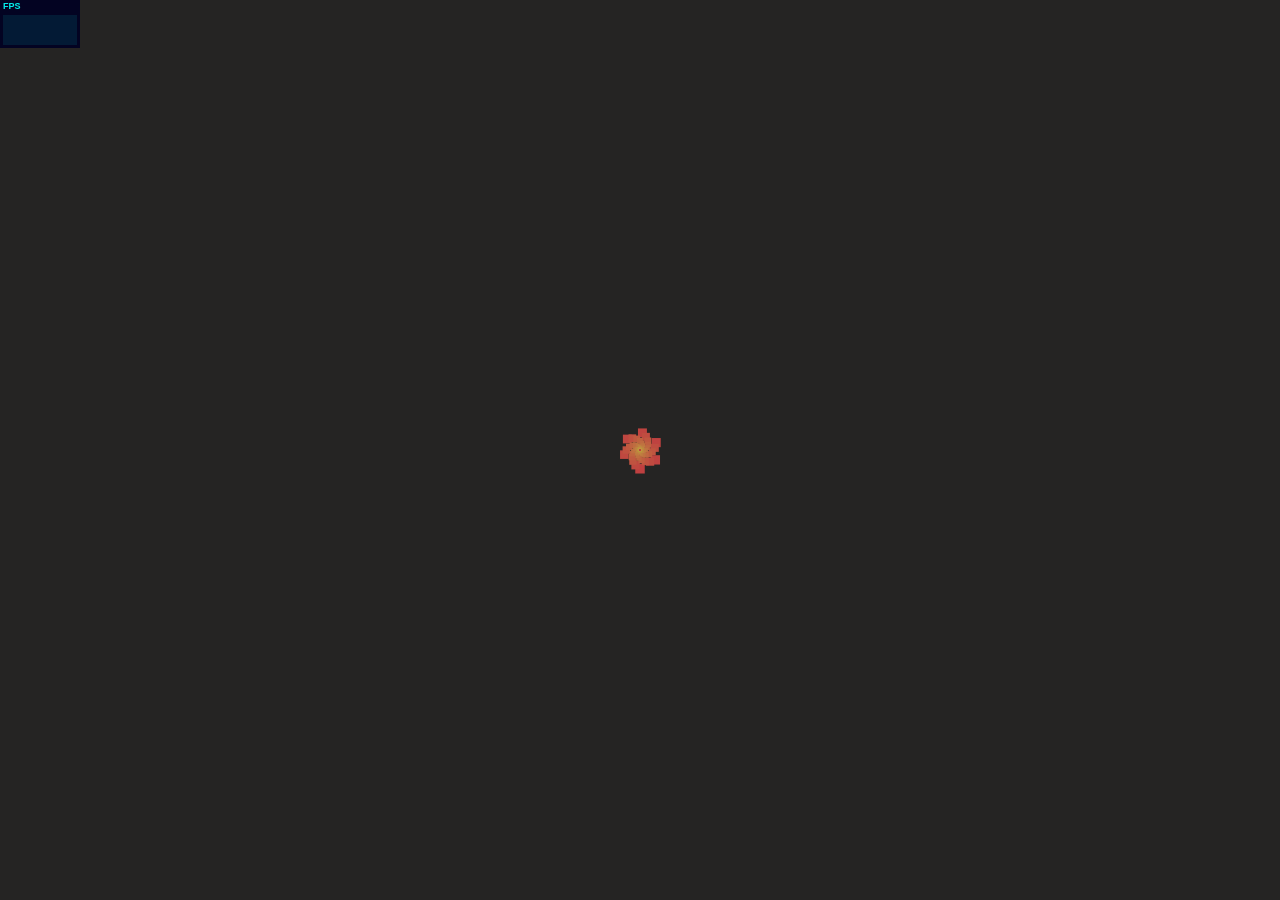
<file: anime-master/documentation/examples/anime-DOM-stress-test.html>
<!DOCTYPE html>
<html>
<head>
  <title>DOM stress test | anime.js</title>
  <meta charset="utf-8">
  <meta name="viewport" content="width=device-width, initial-scale=1, maximum-scale=1">
  <meta property="og:title" content="anime.js">
  <meta property="og:url" content="https://animejs.com">
  <meta property="og:description" content="Javascript Animation Engine">
  <meta property="og:image" content="https://animejs.com/documentation/assets/img/icons/og.png">
  <meta name="twitter:card" content="summary">
  <meta name="twitter:title" content="anime.js">
  <meta name="twitter:site" content="@juliangarnier">
  <meta name="twitter:description" content="Javascript Animation Engine">
  <meta name="twitter:image" content="https://animejs.com/documentation/assets/img/icons/twitter.png">
  <link rel="apple-touch-icon-precomposed" href="../assets/img/social-media-image.png">
  <link rel="icon" type="image/png" href="../assets/img/favicon.png" >
  <link href="../assets/css/animejs.css" rel="stylesheet">
  <link href="../assets/css/documentation.css" rel="stylesheet">
  <script src="../../lib/anime.min.js"></script>
  <!-- <script src="../assets/js/anime/anime.2.0.2.js"></script> -->
  <!-- <script src="../assets/js/anime/anime.1.0.js"></script> -->
  <style>

    .el {
      position: absolute;
      top: 50%;
      left: 50%;
      width: 1em;
      height: 1em;
      margin: -.5em 0 0 -.5em;
      font-size: 20px;
    }

  </style>
</head>
<body></body>
<script>

  var wrapperEl = document.body;
  var numberOfEls = 500;
  var duration = numberOfEls * 10;
  var radius = window.innerWidth < window.innerHeight ? window.innerWidth : window.innerHeight;
  var distance = (radius / 4 <= 150 ? 150 : radius / 2.5) / 16; 

  function createEl(i) {
    var el = document.createElement('div');
    var hue = Math.round(360 / numberOfEls * i);
    el.classList.add('el');
    //el.style.border = '5px solid hsl(' + hue + ', 50%, 50%)';
    el.style.backgroundColor = 'hsl(' + hue + ', 50%, 50%)';
    wrapperEl.appendChild(el);
    anime({
      targets: el,
      translateX: Math.sin(i) * distance + 'rem',
      translateY: Math.cos(i) * distance + 'rem',
      scale: [
        {value: [.1, 2]},
        {value: .1}
      ],
      easing: 'easeInOutSine',
      loop: true,
      duration: duration,
      delay: i * (duration / numberOfEls)
    });
  };

  for (var i = 0; i < numberOfEls; i++) createEl(i);

  </script>
  <script src="../assets/js/vendors/stats.min.js"></script>
</html>
</file>
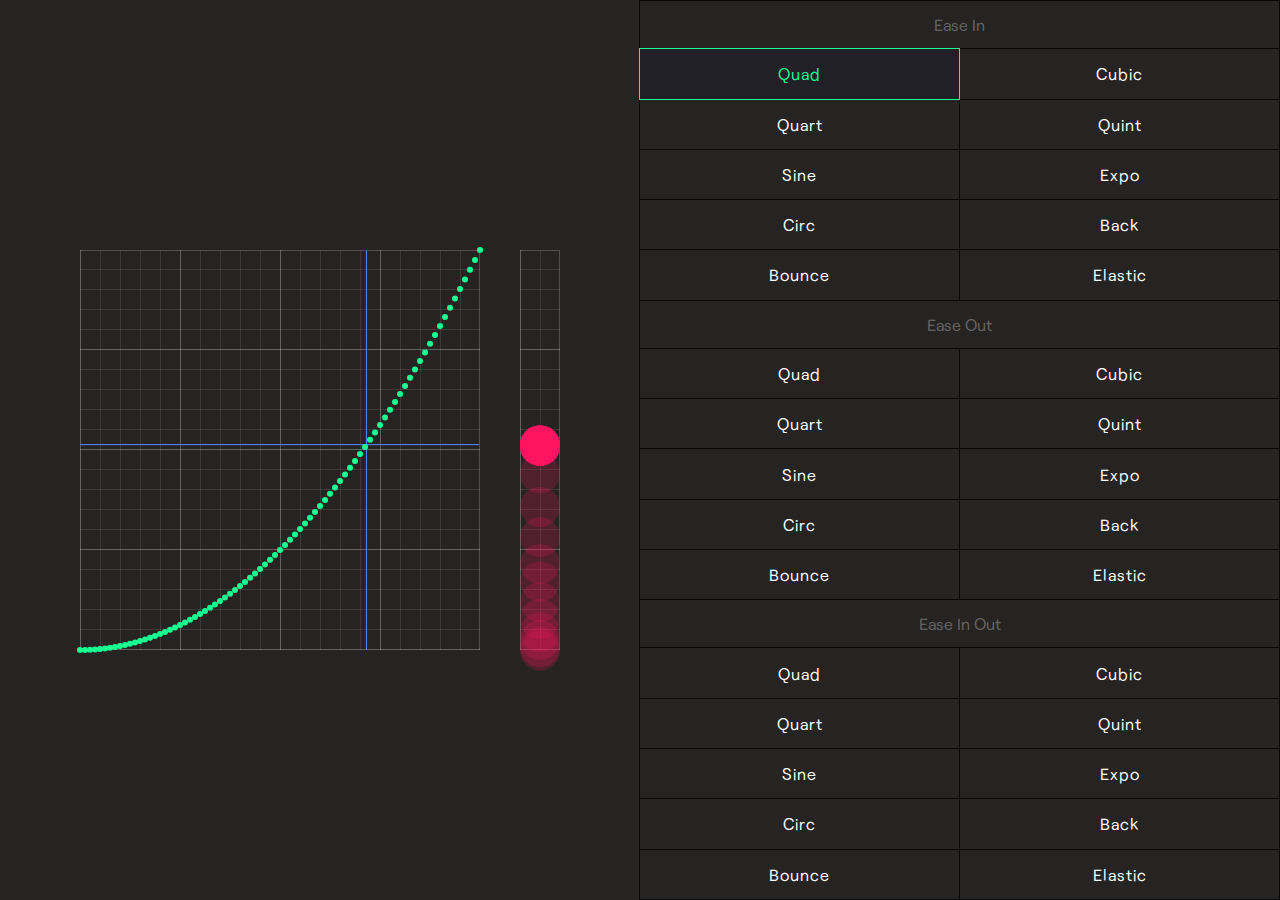
<file: anime-master/documentation/examples/anime-ease-visualizer.html>
<!DOCTYPE html>
<html>
<head>
  <title>Ease visualizer | anime.js</title>
  <meta charset="utf-8">
  <meta name="viewport" content="width=device-width, initial-scale=1, maximum-scale=1">
  <meta property="og:title" content="anime.js">
  <meta property="og:url" content="https://animejs.com">
  <meta property="og:description" content="Javascript Animation Engine">
  <meta property="og:image" content="https://animejs.com/documentation/assets/img/icons/og.png">
  <meta name="twitter:card" content="summary">
  <meta name="twitter:title" content="anime.js">
  <meta name="twitter:site" content="@juliangarnier">
  <meta name="twitter:description" content="Javascript Animation Engine">
  <meta name="twitter:image" content="https://animejs.com/documentation/assets/img/icons/twitter.png">
  <link rel="apple-touch-icon-precomposed" href="../assets/img/social-media-image.png">
  <link rel="icon" type="image/png" href="../assets/img/favicon.png">
  <link href="../assets/css/animejs.css" rel="stylesheet">
  <link href="../assets/css/documentation.css" rel="stylesheet">
  <script src="../../lib/anime.min.js"></script>
  <style>
    .easings {
      display: flex;
      justify-content: space-between;
      align-items: center;
      flex-direction: column;
      position: absolute;
      width: 100%;
      height: 100%;
    }
    .output {
      display: flex;
      justify-content: center;
      align-items: center;
      position: relative;
      width: 100%;
      height: 400px;
    }
    .options {
      display: flex;
      flex-wrap: wrap;
      flex-direction: row;
      width: 100%;
      min-height: 300px;
      border-top: 1px solid #09090B;
    }
    .grid {
      border-top: 1px solid rgba(255,255,255,0.2);
      border-right: 1px solid rgba(255,255,255,0.2);
      background: linear-gradient(0deg, rgba(255,255,255,0.2) 1px, rgba(0,0,0,0) 1px),
                  linear-gradient(90deg, rgba(255,255,255,0.2) 1px, rgba(0,0,0,0) 1px),
                  linear-gradient(0deg, rgba(255,255,255,0.1) 1px, rgba(0,0,0,0) 1px),
                  linear-gradient(90deg, rgba(255,255,255,0.1) 1px, rgba(0,0,0,0) 1px);
      background-position: 0px -1px;
      background-size: 100px 100px, 100px 100px, 20px 20px, 20px 20px;
    }
    .visualizer-wrapper {
      position: relative;
      width: 100%;
      height: 100%;
    }
    .visualizer {
      position: relative;
      width: 100%;
    }
    .value {
      position: relative;
      width: 20px;
      height: 100%;
      margin-left: 20px;
    }
    @media screen and (min-width: 980px) {
      .easings {
        flex-direction: row;
      }
      .output {
        width: 50%;
        height: 100%;
      }
      .options {
        width: 50%;
        height: 100%;
      }
      .visualizer-wrapper {
        width: 400px;
        height: 400px;
      }
      .value {
        width: 40px;
        height: 400px;
        margin-left: 40px;
      }
    }
    .axis {
      position: absolute;
      background: #5A87FF;
    }
    .axis.x {
      width: 1px;
      height: 100%;
      transform-origin: 0 0;
    }
    .axis.y {
      bottom: 0;
      width: 100%;
      height: 1px;
      transform-origin: 100% 0;
    }
    .graph {
      position: absolute;
      top: 0;
      left: 0;
      right: 0;
      bottom: 0;
    }
    .cursor {
      position: absolute;
      z-index: 2;
      width: 40px;
      height: 40px;
      margin-top: -20px;
      background: #FF1461;
      border-radius: 50%;
      transform: translateY(100px);
    }
    .curve {
      display: flex;
      justify-content: space-between;
      align-items: flex-end;
      overflow: visible;
      position: relative;
      z-index: 1;
      width: 100%;
      height: 100%;
    }
    .curve-dot {
      position: relative;
      width: 6px;
      height: 6px;
      margin-bottom: -3px;
      margin-left: -3px;
      border-radius: 50%;
      flex-shrink: 0;
      background-color: #18FF92;
    }
    .curve-dot:first-child {
      margin-left: -3px;
    }
    .curve-dot:last-child {
      margin-right: -4px;
    }
    button {
      opacity: 1;
      position: relative;
      color: currentColor;
      font-size: 16px;
      width: calc(50% + 1px);
      border: 1px solid #09090B;
      background: transparent;
      margin: -1px 0 0 -1px;
      letter-spacing: 1px;
    }
    label {
      display: flex;
      align-items: center;
      justify-content: center;
      width: calc(100% + 1px);
      margin: -1px 0 0 -1px;
      border-top: 0px;
      border-left: 1px solid #09090B;
      border-right: 1px solid #09090B;
      color: rgba(255,255,255,.3);
    }
    button.active {
      color: #18FF92;
      z-index: 1;
      opacity: 1;
      border: 1px solid currentColor;
      background: #222027;
    }
    button:focus {
      outline: none;
    }
    button:hover {
      background: #222027;
    }
  </style>
</head>
<body>
  <div class="easings">
    <div class="output">
      <div class="visualizer-wrapper grid">
        <div class="axis x"></div>
        <div class="axis y"></div>
        <div class="visualizer">
          <div class="curve">
            <div class="curve-dot"></div>
            <div class="curve-dot"></div>
            <div class="curve-dot"></div>
            <div class="curve-dot"></div>
            <div class="curve-dot"></div>
            <div class="curve-dot"></div>
            <div class="curve-dot"></div>
            <div class="curve-dot"></div>
            <div class="curve-dot"></div>
            <div class="curve-dot"></div>
            <div class="curve-dot"></div>
            <div class="curve-dot"></div>
            <div class="curve-dot"></div>
            <div class="curve-dot"></div>
            <div class="curve-dot"></div>
            <div class="curve-dot"></div>
            <div class="curve-dot"></div>
            <div class="curve-dot"></div>
            <div class="curve-dot"></div>
            <div class="curve-dot"></div>
            <div class="curve-dot"></div>
            <div class="curve-dot"></div>
            <div class="curve-dot"></div>
            <div class="curve-dot"></div>
            <div class="curve-dot"></div>
            <div class="curve-dot"></div>
            <div class="curve-dot"></div>
            <div class="curve-dot"></div>
            <div class="curve-dot"></div>
            <div class="curve-dot"></div>
            <div class="curve-dot"></div>
            <div class="curve-dot"></div>
            <div class="curve-dot"></div>
            <div class="curve-dot"></div>
            <div class="curve-dot"></div>
            <div class="curve-dot"></div>
            <div class="curve-dot"></div>
            <div class="curve-dot"></div>
            <div class="curve-dot"></div>
            <div class="curve-dot"></div>
            <div class="curve-dot"></div>
            <div class="curve-dot"></div>
            <div class="curve-dot"></div>
            <div class="curve-dot"></div>
            <div class="curve-dot"></div>
            <div class="curve-dot"></div>
            <div class="curve-dot"></div>
            <div class="curve-dot"></div>
            <div class="curve-dot"></div>
            <div class="curve-dot"></div>
            <div class="curve-dot"></div>
            <div class="curve-dot"></div>
            <div class="curve-dot"></div>
            <div class="curve-dot"></div>
            <div class="curve-dot"></div>
            <div class="curve-dot"></div>
            <div class="curve-dot"></div>
            <div class="curve-dot"></div>
            <div class="curve-dot"></div>
            <div class="curve-dot"></div>
            <div class="curve-dot"></div>
            <div class="curve-dot"></div>
            <div class="curve-dot"></div>
            <div class="curve-dot"></div>
            <div class="curve-dot"></div>
            <div class="curve-dot"></div>
            <div class="curve-dot"></div>
            <div class="curve-dot"></div>
            <div class="curve-dot"></div>
            <div class="curve-dot"></div>
            <div class="curve-dot"></div>
            <div class="curve-dot"></div>
            <div class="curve-dot"></div>
            <div class="curve-dot"></div>
            <div class="curve-dot"></div>
            <div class="curve-dot"></div>
            <div class="curve-dot"></div>
            <div class="curve-dot"></div>
            <div class="curve-dot"></div>
            <div class="curve-dot"></div>
            <div class="curve-dot"></div>
          </div>
        </div>
      </div>
      <div class="value grid">
        <div class="graph">
          <div class="cursor"></div>
          <div class="cursor"></div>
          <div class="cursor"></div>
          <div class="cursor"></div>
          <div class="cursor"></div>
          <div class="cursor"></div>
          <div class="cursor"></div>
          <div class="cursor"></div>
          <div class="cursor"></div>
          <div class="cursor"></div>
          <div class="cursor"></div>
          <div class="cursor"></div>
          <div class="cursor"></div>
          <div class="cursor"></div>
          <div class="cursor"></div>
          <div class="cursor"></div>
          <div class="cursor"></div>
          <div class="cursor"></div>
        </div>
      </div>
    </div>
    <div class="options">
      <label>Ease In</label>
      <button class="active" value="easeInQuad" >Quad</button>
      <button value="easeInCubic" >Cubic</button>
      <button value="easeInQuart" >Quart</button>
      <button value="easeInQuint" >Quint</button>
      <button value="easeInSine" >Sine</button>
      <button value="easeInExpo" >Expo</button>
      <button value="easeInCirc" >Circ</button>
      <button value="easeInBack" >Back</button>
      <button value="easeInBounce" >Bounce</button>
      <button value="easeInElastic" >Elastic</button>
      <label>Ease Out</label>
      <button value="easeOutQuad" >Quad</button>
      <button value="easeOutCubic" >Cubic</button>
      <button value="easeOutQuart" >Quart</button>
      <button value="easeOutQuint" >Quint</button>
      <button value="easeOutSine" >Sine</button>
      <button value="easeOutExpo" >Expo</button>
      <button value="easeOutCirc" >Circ</button>
      <button value="easeOutBack" >Back</button>
      <button value="easeOutBounce" >Bounce</button>
      <button value="easeOutElastic" >Elastic</button>
      <label>Ease In Out</label>
      <button value="easeInOutQuad" >Quad</button>
      <button value="easeInOutCubic" >Cubic</button>
      <button value="easeInOutQuart" >Quart</button>
      <button value="easeInOutQuint" >Quint</button>
      <button value="easeInOutSine" >Sine</button>
      <button value="easeInOutExpo" >Expo</button>
      <button value="easeInOutCirc" >Circ</button>
      <button value="easeInOutBack" >Back</button>
      <button value="easeInOutBounce" >Bounce</button>
      <button value="easeInOutElastic" >Elastic</button>
    </div>
  </div>
  <script>

  var pathEl = document.querySelector('.curve');
  var presetsEls = document.querySelectorAll('.options button');
  var duration = 1000;

  function animateProgress(easingName) {

    anime.remove(['.axis.x', '.axis.y', '.cursor']);

    var tl = anime.timeline({
      duration: duration,
      easing: 'linear',
      complete: function() {
        animateProgress(easingName);
      }
    })
    .add({
      targets: '.axis.x',
      translateX: [0, 399],
      translateZ: [0, 0]
     }, 0)
    .add({
      targets: '.axis.y',
      translateY: [0, -399],
      translateZ: [0, 0],
      easing: easingName,
      endDelay: 1000
    }, 0)
    .add({
      targets: '.cursor',
      translateY: [400, 0],
      translateZ: [0, 0],
      easing: easingName,
      update: function(anim) {
        var timeSegment = (100 / (anim.animatables.length - 2));
        var index = Math.round((anim.progress +.5) / timeSegment);
        var animatable = anim.animatables[index];
        if (animatable) {
          var target = animatable.target;
          anime.remove(target);
          target.style.opacity = .20;
        }
      }
    }, 0);

  }

  function changeEase(event) {
    for (var i = 0; i < presetsEls.length; i++) {
      presetsEls[i].classList.remove('active');
    }
    var buttonEl = event.target;
    var easingName = buttonEl.value;
    buttonEl.classList.add('active');
    animateProgress(easingName);
    anime({
      targets: '.curve-dot',
      translateY: anime.stagger([0, -400], {easing: easingName}),
      easing: 'easeInOutQuad',
      duration: 400
    });
  }

  for (var i = 0; i < presetsEls.length; i++) {
    presetsEls[i].onclick = changeEase;
  }

  presetsEls[0].click();

  pathEl.setAttribute('d', getCoordinates(presetsEls[0].value));

  </script>
</body>
</html>
</file>
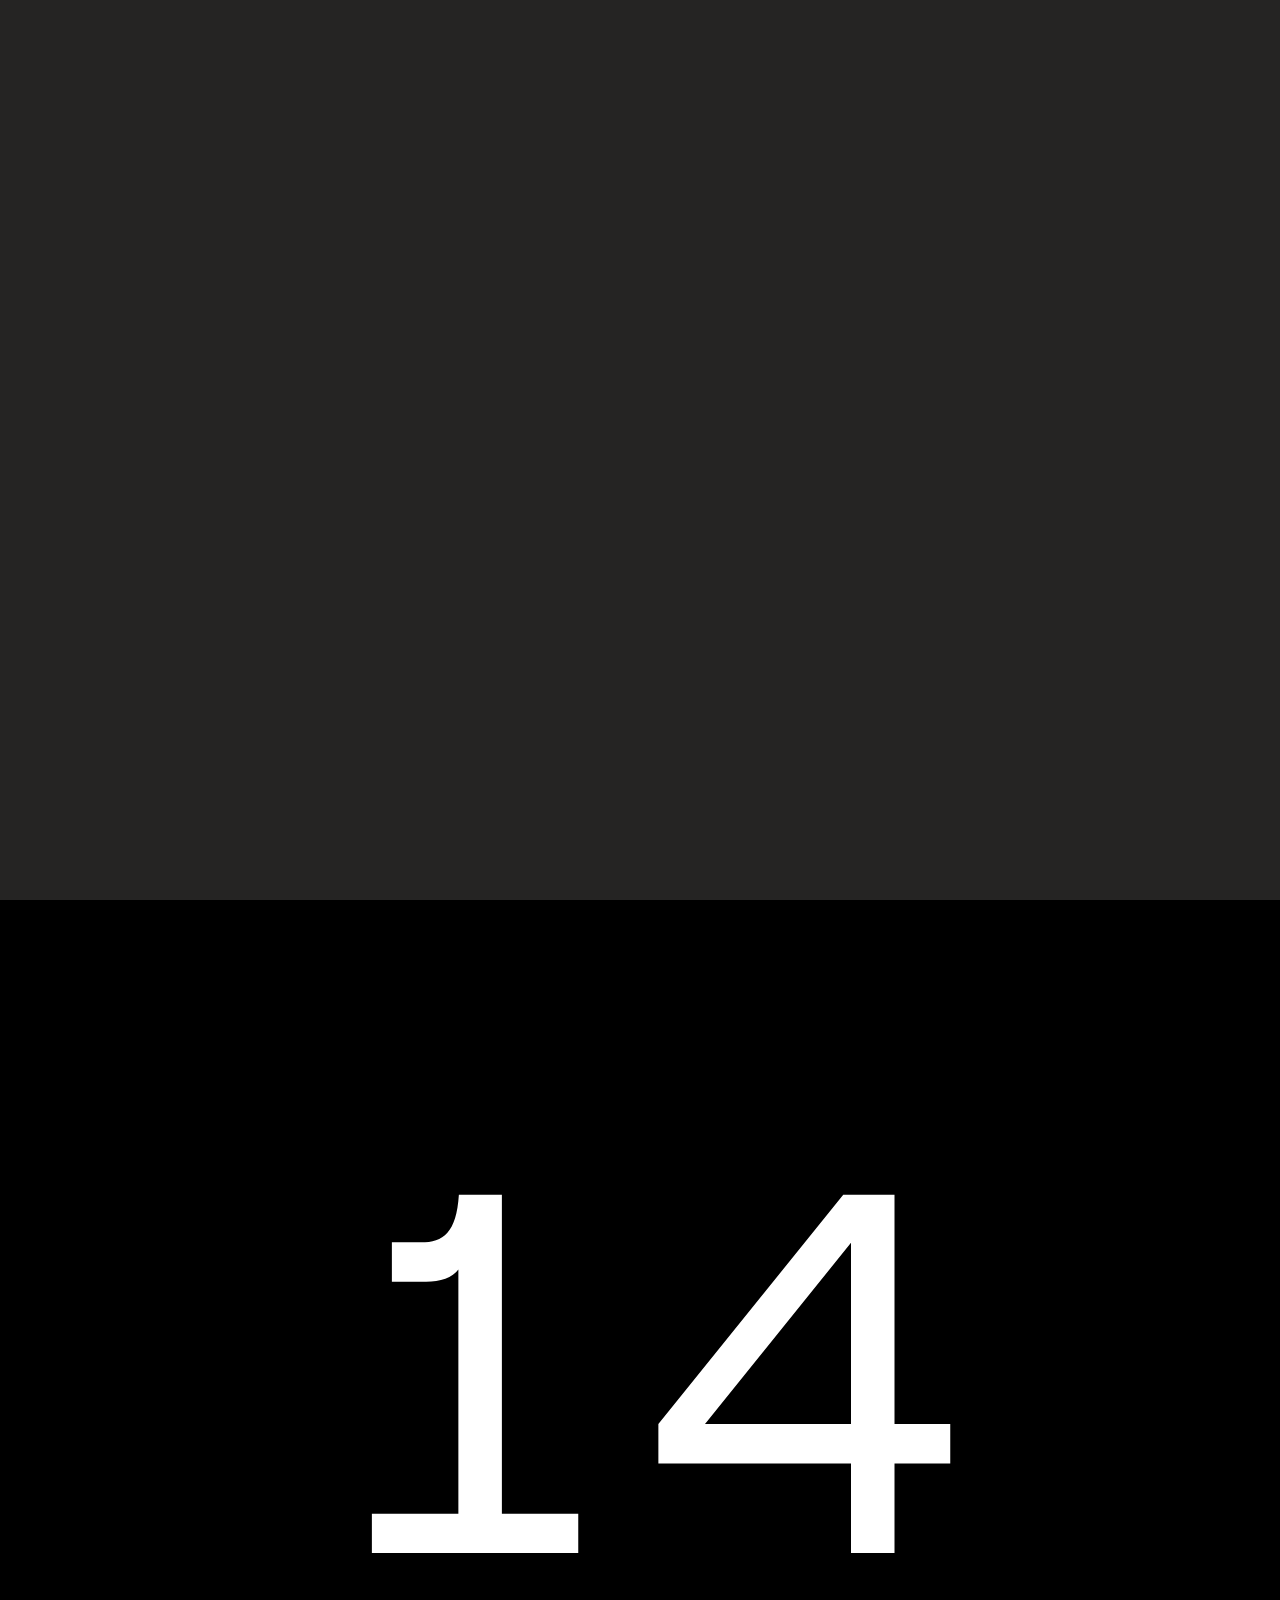
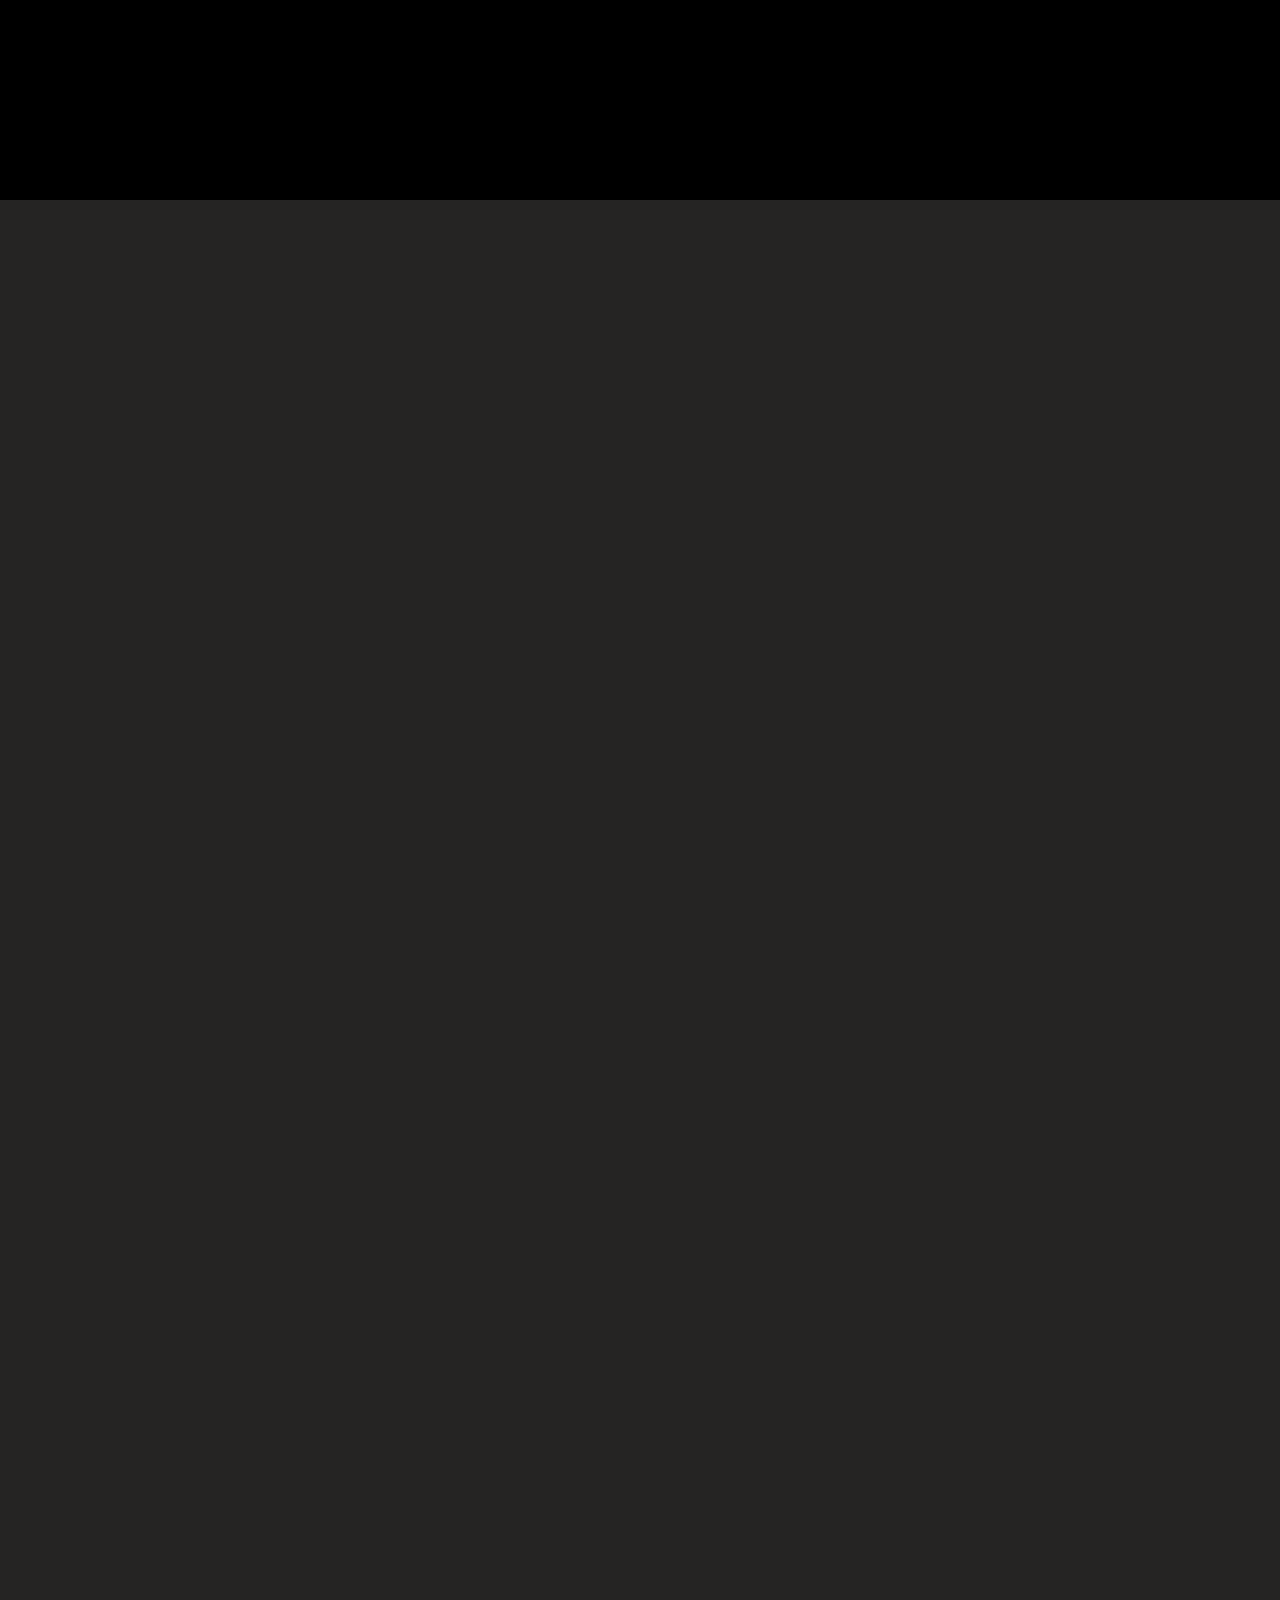
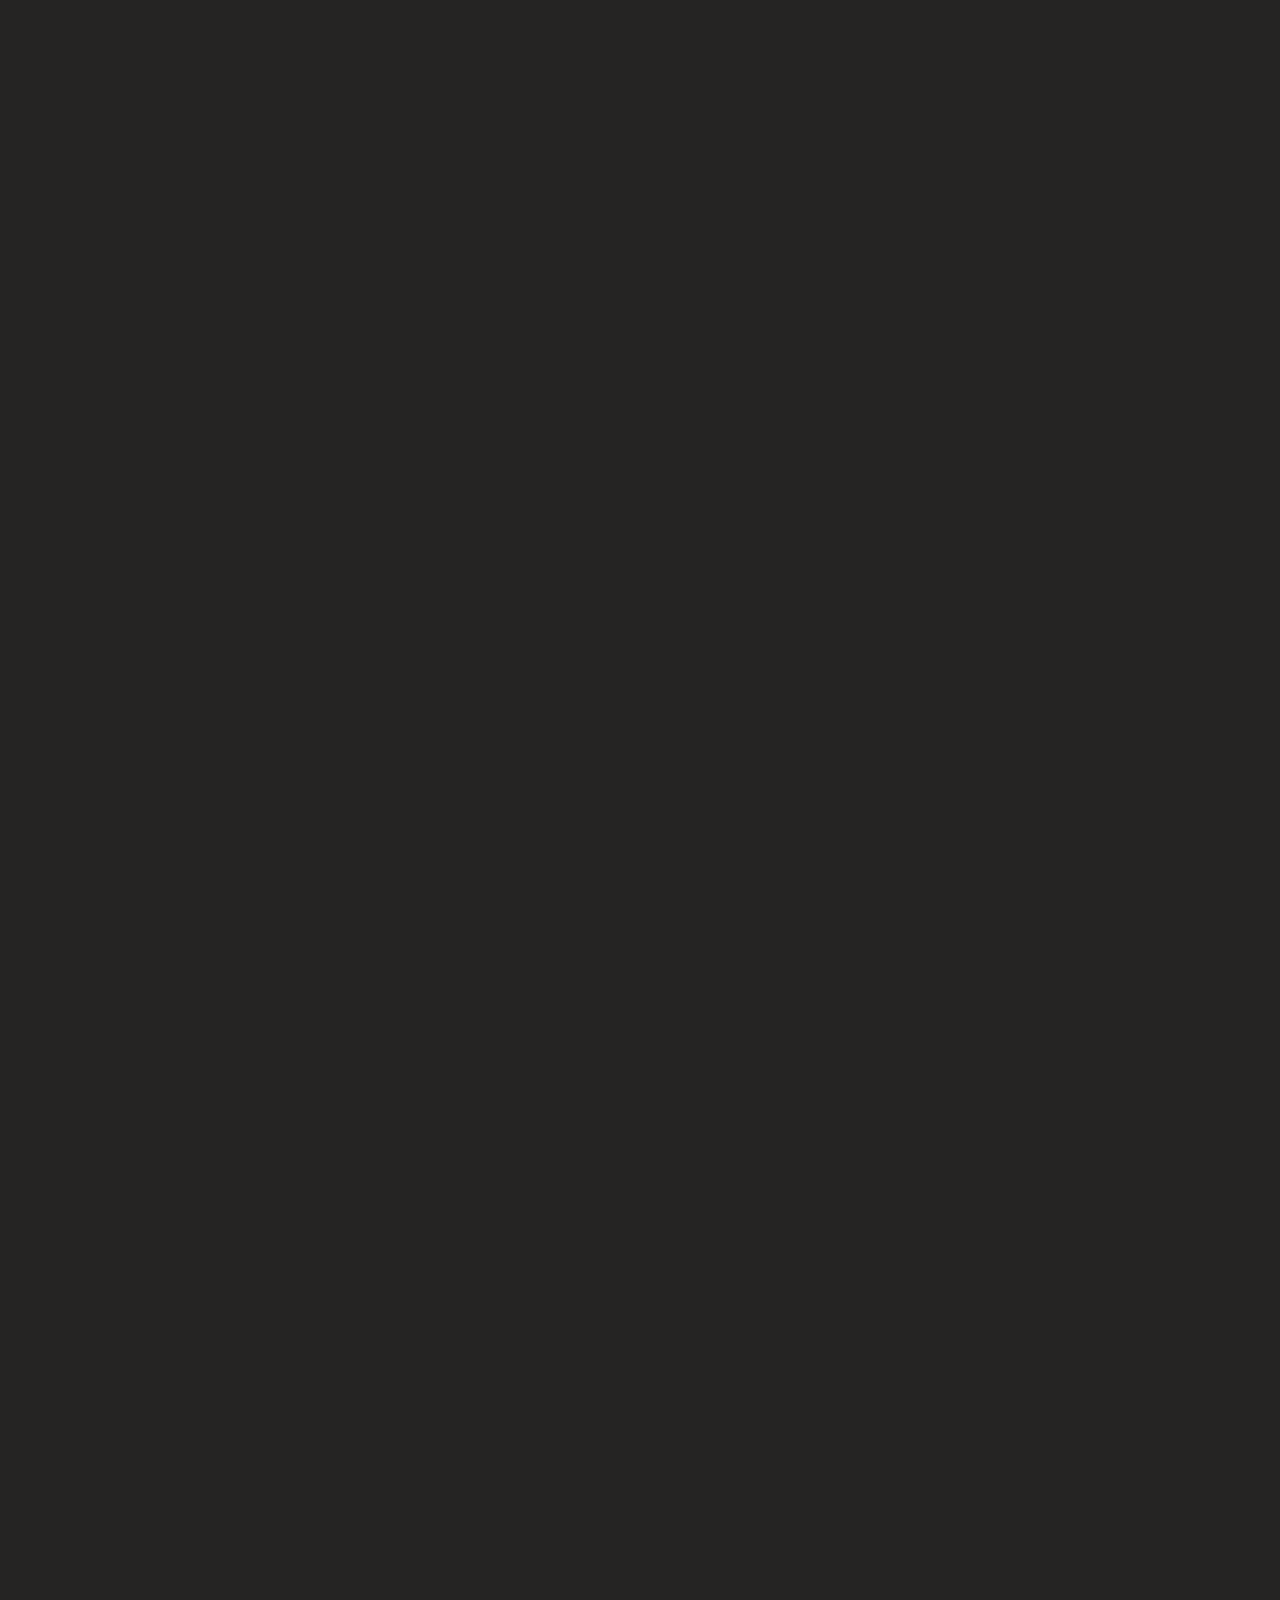
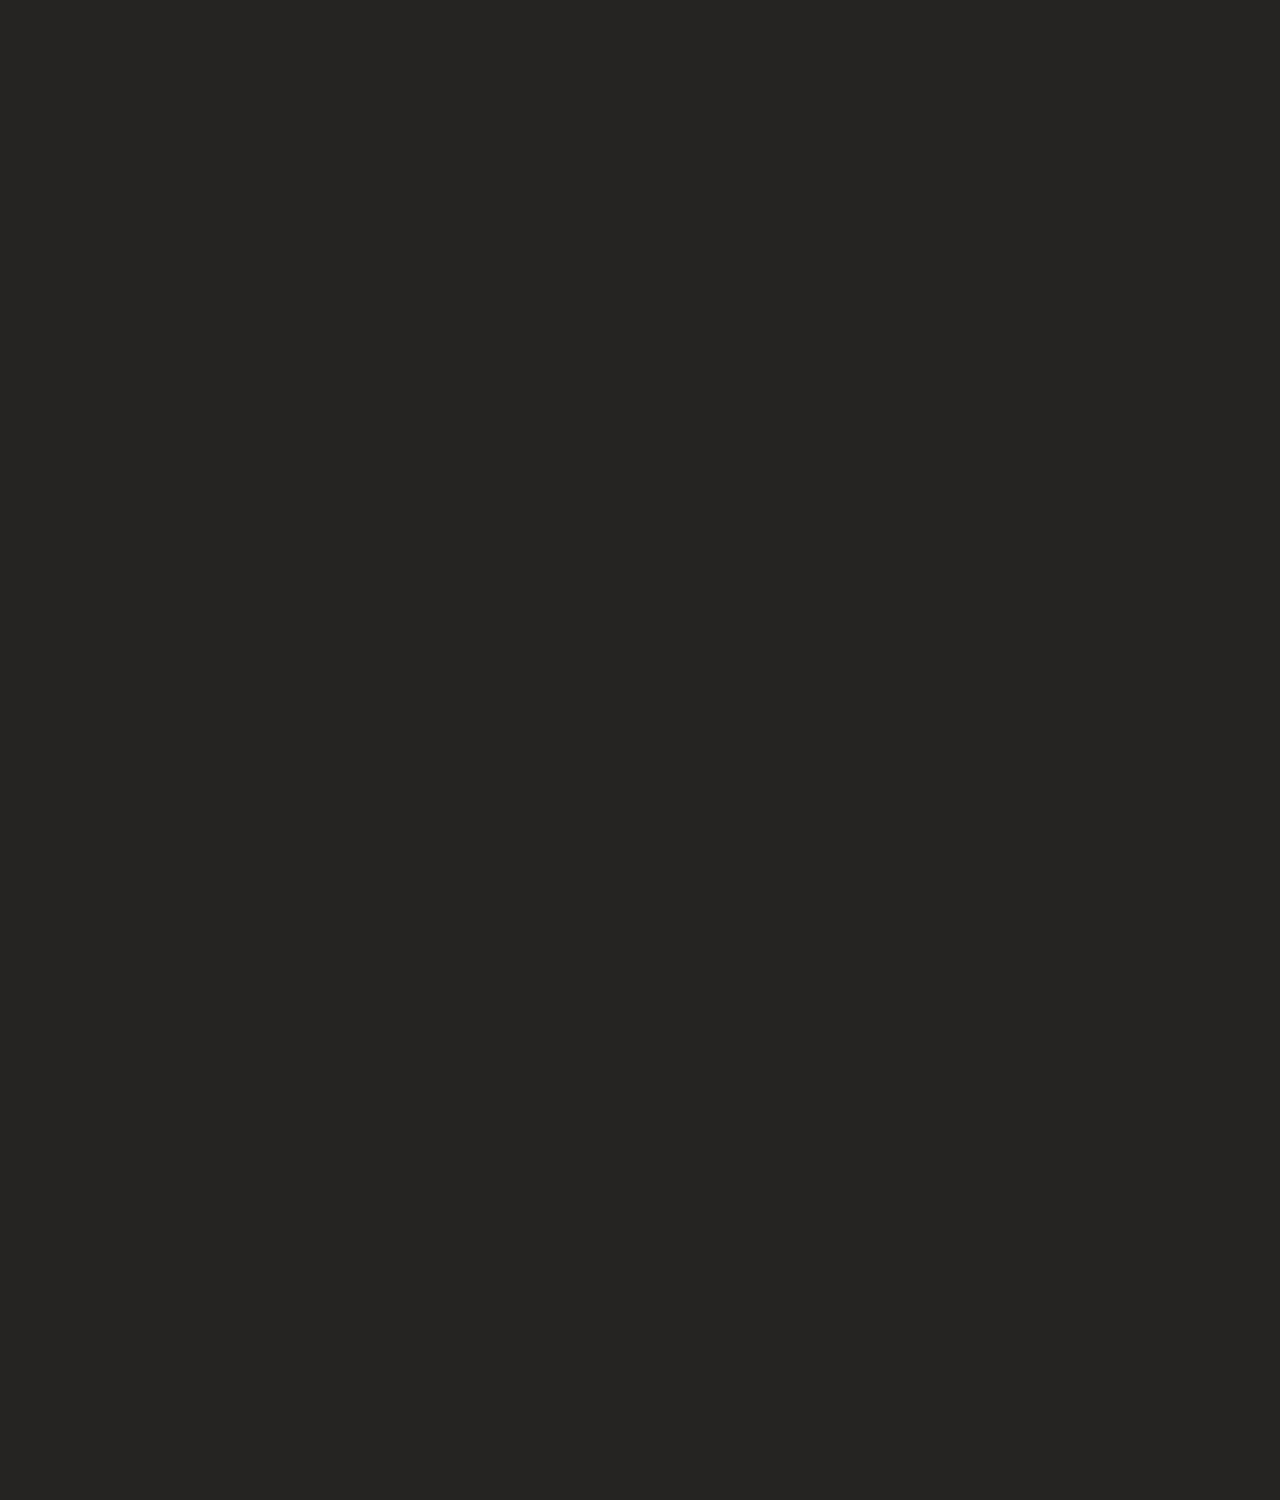
<file: anime-master/documentation/examples/anime-follow-scroll.html>
<!DOCTYPE html>
<html>
<head>
  <title>Follow scroll | anime.js</title>
  <meta charset="utf-8">
  <meta name="viewport" content="width=device-width, initial-scale=1, maximum-scale=1">
  <meta property="og:title" content="anime.js">
  <meta property="og:url" content="https://animejs.com">
  <meta property="og:description" content="Javascript Animation Engine">
  <meta property="og:image" content="https://animejs.com/documentation/assets/img/icons/og.png">
  <meta name="twitter:card" content="summary">
  <meta name="twitter:title" content="anime.js">
  <meta name="twitter:site" content="@juliangarnier">
  <meta name="twitter:description" content="Javascript Animation Engine">
  <meta name="twitter:image" content="https://animejs.com/documentation/assets/img/icons/twitter.png">
  <link rel="apple-touch-icon-precomposed" href="../assets/img/social-media-image.png">
  <link rel="icon" type="image/png" href="../assets/img/favicon.png" >
  <link href="../assets/css/animejs.css" rel="stylesheet">
  <link href="../assets/css/documentation.css" rel="stylesheet">
  <!-- <script src="../../lib/anime.min.js"></script> -->
  <!-- <script src="../assets/js/anime/anime.2.2.0.js"></script> -->
  <style>

    .scroll-area {
      width: 100%;
      height: 700vh;
    }

    .animation-wrapper {
      position: fixed;
      top: 0;
      left: 0;
      width: 100%;
    }

    .pane {
      display: flex;
      justify-content: center;
      align-items: center;
      position: absolute;
      top: 100vh;
      left: 0;
      width: 100%;
      height: 100vh;
      background-color: #000;
      font-size: 40vw;
    }

  </style>
</head>
<body>

  <div class="scroll-area"></div>

  <div class="animation-wrapper">
    <div class="pane pane-01">01</div>
    <div class="pane pane-02">02</div>
    <div class="pane pane-03">03</div>
    <div class="pane pane-04">04</div>
    <div class="pane pane-05">05</div>
    <div class="pane pane-06">06</div>
    <div class="pane pane-07">07</div>
    <div class="pane pane-08">08</div>
    <div class="pane pane-09">09</div>
    <div class="pane pane-10">10</div>
    <div class="pane pane-11">11</div>
    <div class="pane pane-12">12</div>
    <div class="pane pane-13">13</div>
    <div class="pane pane-14">14</div>
  </div>

</body>
<script type="module">

  import anime from '../../src/index.js';
  import animePlayer from '../assets/js/anime.player.js'

  // Scrolling helper

  function onScroll(cb) {
    var isTicking = false;
    var scrollY = 0;
    var body = document.body;
    var html = document.documentElement;
    var scrollHeight = Math.max(body.scrollHeight, body.offsetHeight, html.clientHeight, html.scrollHeight, html.offsetHeight);
    function scroll() {
      scrollY = window.scrollY;
      if (cb) cb(scrollY, scrollHeight);
      requestTick();
    }
    function requestTick() {
      if (!isTicking) requestAnimationFrame(updateScroll);
      isTicking = true;
    }
    function updateScroll() {
      isTicking = false;
      var currentScrollY = scrollY;
    }
    scroll();
    window.onscroll = scroll;
  }

  var began = 0;
  var completed = 0;

  function logChangeBegan(instance) {
    began++;
    // console.log(instance.id, 'CHANGE BEGAN', instance.changeBegan);
  }

  function logChangeComplete(instance) {
    completed++;
    // console.log(instance.id, 'CHANGE COMPLETE', instance.changeCompleted);
  }

  window.tl = anime.timeline({
    easing: 'easeInOutSine',
    autoplay: false,
    duration: 1000,
    // delay: 500,
    // endDelay: 500,
    update: function(instane) {
      console.log(instane.reversePlayback);
    }
  })
  .add({
    targets: '.pane-01',
    translateY: '-100vh',
    background: '#FF1461',
    changeBegin: logChangeBegan,
    changeComplete: logChangeComplete
  })
  .set('.pane-02', {'translateY': '-100vh'})
  .add({
    targets: '.pane-02',
    translateX: ['100%', 0],
    background: '#FF1461',
    changeBegin: logChangeBegan,
    changeComplete: logChangeComplete
  }, '-=500')
  .set('.pane-03', {'translateY': '-200vh'})
  .add({
    targets: '.pane-03',
    translateY: '-100vh',
    background: '#FF1461',
    changeBegin: logChangeBegan,
    changeComplete: logChangeComplete
  }, '-=500')
  .set('.pane-04', {'translateY': '-100vh'})
  .add({
    targets: '.pane-04',
    scale: [0, 1],
    background: '#FF1461',
    changeBegin: logChangeBegan,
    changeComplete: logChangeComplete,
  }, '-=500')
  .add({
    targets: '.pane-05',
    translateY: '-100vh',
    rotate: [-180, 0],
    background: '#FF1461',
    changeBegin: logChangeBegan,
    changeComplete: logChangeComplete,
  }, '-=500')
  .add({
    targets: '.pane-06',
    translateY: '-100vh',
    background: '#FF1461',
    changeBegin: logChangeBegan,
    changeComplete: logChangeComplete,
  }, '-=500')
  .add({
    targets: '.pane-07',
    translateY: '-100vh',
    background: '#FF1461',
    changeBegin: logChangeBegan,
    changeComplete: logChangeComplete,
  }, '-=500')
  .add({
    targets: '.pane-08',
    translateY: '-100vh',
    background: '#FF1461',
    changeBegin: logChangeBegan,
    changeComplete: logChangeComplete,
  }, '-=500')
  .add({
    targets: '.pane-09',
    translateY: '-100vh',
    background: '#FF1461',
    changeBegin: logChangeBegan,
    changeComplete: logChangeComplete,
  }, '-=500')
  .add({
    targets: '.pane-10',
    translateY: '-100vh',
    background: '#FF1461',
    changeBegin: logChangeBegan,
    changeComplete: logChangeComplete,
  }, '-=500')
  .add({
    targets: '.pane-11',
    translateY: '-100vh',
    background: '#FF1461',
    changeBegin: logChangeBegan,
    changeComplete: logChangeComplete,
  }, '-=500')
  .add({
    targets: '.pane-12',
    translateY: '-100vh',
    background: '#FF1461',
    changeBegin: logChangeBegan,
    changeComplete: logChangeComplete,
  }, '-=500')
  .add({
    targets: '.pane-13',
    translateY: '-100vh',
    background: '#FF1461',
    changeBegin: logChangeBegan,
    changeComplete: logChangeComplete,
  }, '-=500')
  .add({
    targets: '.pane-14',
    translateY: '-100vh',
    background: '#FF1461',
    changeBegin: logChangeBegan,
    changeComplete: logChangeComplete,
  }, '-=500')

  onScroll(function(top, scrollHeight) {

    var currentTime = tl.duration * (top / (scrollHeight - window.innerHeight));
    tl.seek(currentTime);

  });

  </script>
  <!-- <script src="../assets/js/vendors/stats.min.js"></script> -->
</html>
</file>
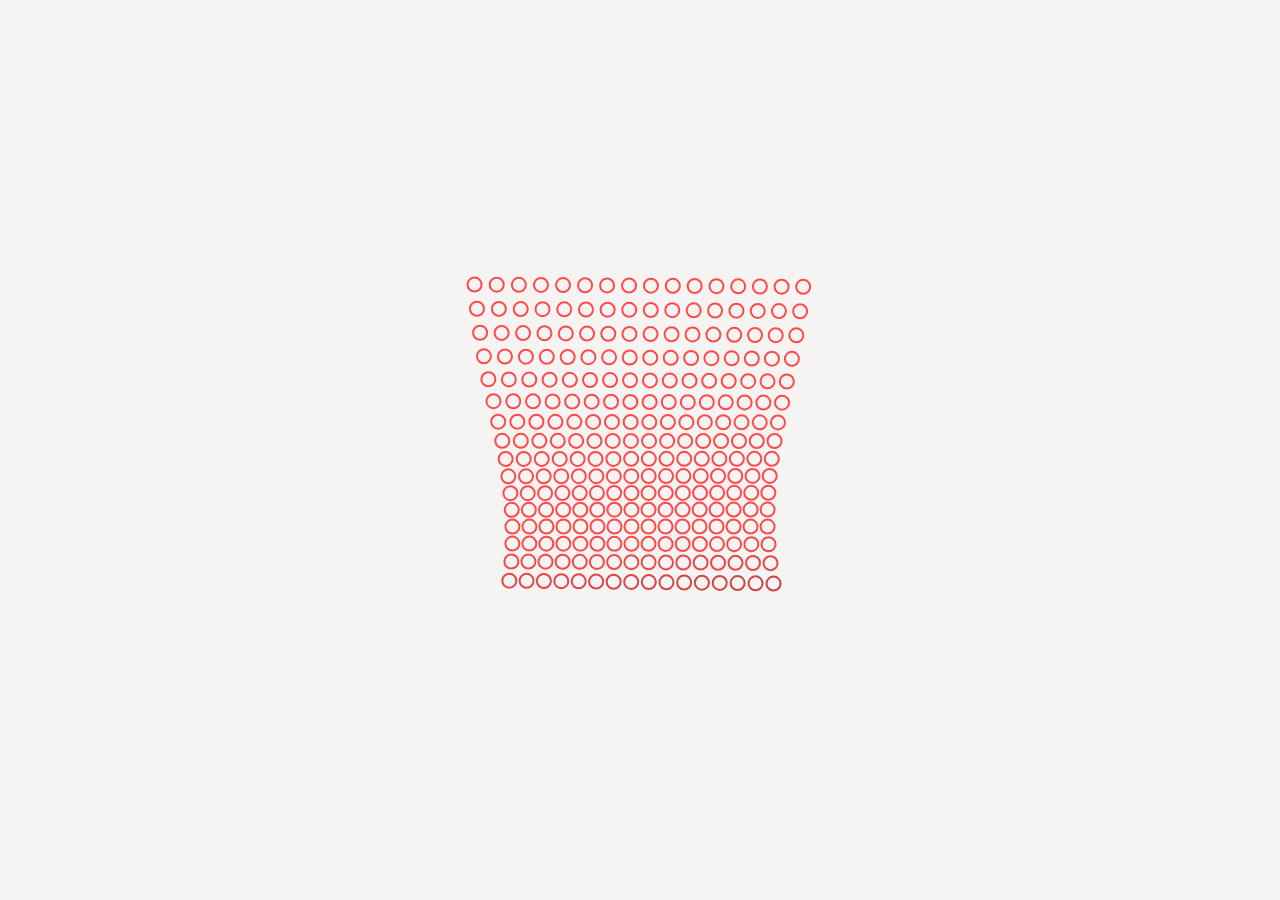
<file: anime-master/documentation/examples/anime-keyframes.html>
<!DOCTYPE html>
<html>
<head>
  <title>stagger | anime.js</title>
  <meta charset="utf-8">
  <meta name="viewport" content="width=device-width, initial-scale=1, maximum-scale=1">
  <meta property="og:title" content="anime.js">
  <meta property="og:url" content="https://animejs.com">
  <meta property="og:description" content="Javascript Animation Engine">
  <meta property="og:image" content="https://animejs.com/documentation/assets/img/icons/og.png">
  <meta name="twitter:card" content="summary">
  <meta name="twitter:title" content="anime.js">
  <meta name="twitter:site" content="@juliangarnier">
  <meta name="twitter:description" content="Javascript Animation Engine">
  <meta name="twitter:image" content="https://animejs.com/documentation/assets/img/icons/twitter.png">
  <link rel="apple-touch-icon-precomposed" href="../assets/img/social-media-image.png">
  <link rel="icon" type="image/png" href="../assets/img/favicon.png" >
  <link href="../assets/css/animejs.css" rel="stylesheet">
  <link href="../assets/css/documentation.css" rel="stylesheet">
  <style>

    :root {
      font-size: 20px;
    }

    body {
      display: flex;
      flex-wrap: wrap;
      justify-content: center;
      align-items: center;
      background-color: #F6F4F2;
    }

    .keyframes-visualizer {
      display: flex;
      flex-wrap: wrap;
      justify-content: center;
      align-items: center;
      width: 16rem;
      height: 16rem;
    }

    .keyframes-visualizer div {
      position: relative;
      width: .8rem;
      height: .8rem;
      margin: .1rem;
      border: 2px solid currentColor;
      background-color: #F6F4F2;
      color: #373535;
      border-radius: 50%;
    }

  </style>
</head>
<body>

  <div class="keyframes-visualizer"></div>

</body>
<script src="../../lib/anime.min.js"></script>
<script>

  //import anime from '../../src/index.js';

  const keyframesVisualizerEl = document.querySelector('.keyframes-visualizer');
  const fragment = document.createDocumentFragment();
  const numberOfElements = 256;

  for (let i = 0; i < numberOfElements; i++) {
    fragment.appendChild(document.createElement('div'));
  }

  keyframesVisualizerEl.appendChild(fragment);

  const animation = anime({
    targets: '.keyframes-visualizer div',
    keyframes: [
      {
        color: '#FF4B4B',
        translateX: anime.stagger('-.15rem', {grid: [16, 16], from: 'center', axis: 'x'}),
        translateY: anime.stagger('-.15rem', {grid: [16, 16], from: 'center', axis: 'y'}),
        duration: 300
      },
      {
        translateX: anime.stagger('.125rem', {grid: [16, 16], from: 'center', axis: 'x'}),
        translateY: anime.stagger('.125rem', {grid: [16, 16], from: 'center', axis: 'y'}),
        duration: 500
      }, {
        color: '#373535',
        translateX: 0,
        translateY: 0,
        duration: 600,
      }
    ],
    delay: anime.stagger(2),
    easing: 'easeInOutQuad',
    loop: true
  });

  console.log(animation);

</script>
</html>
</file>
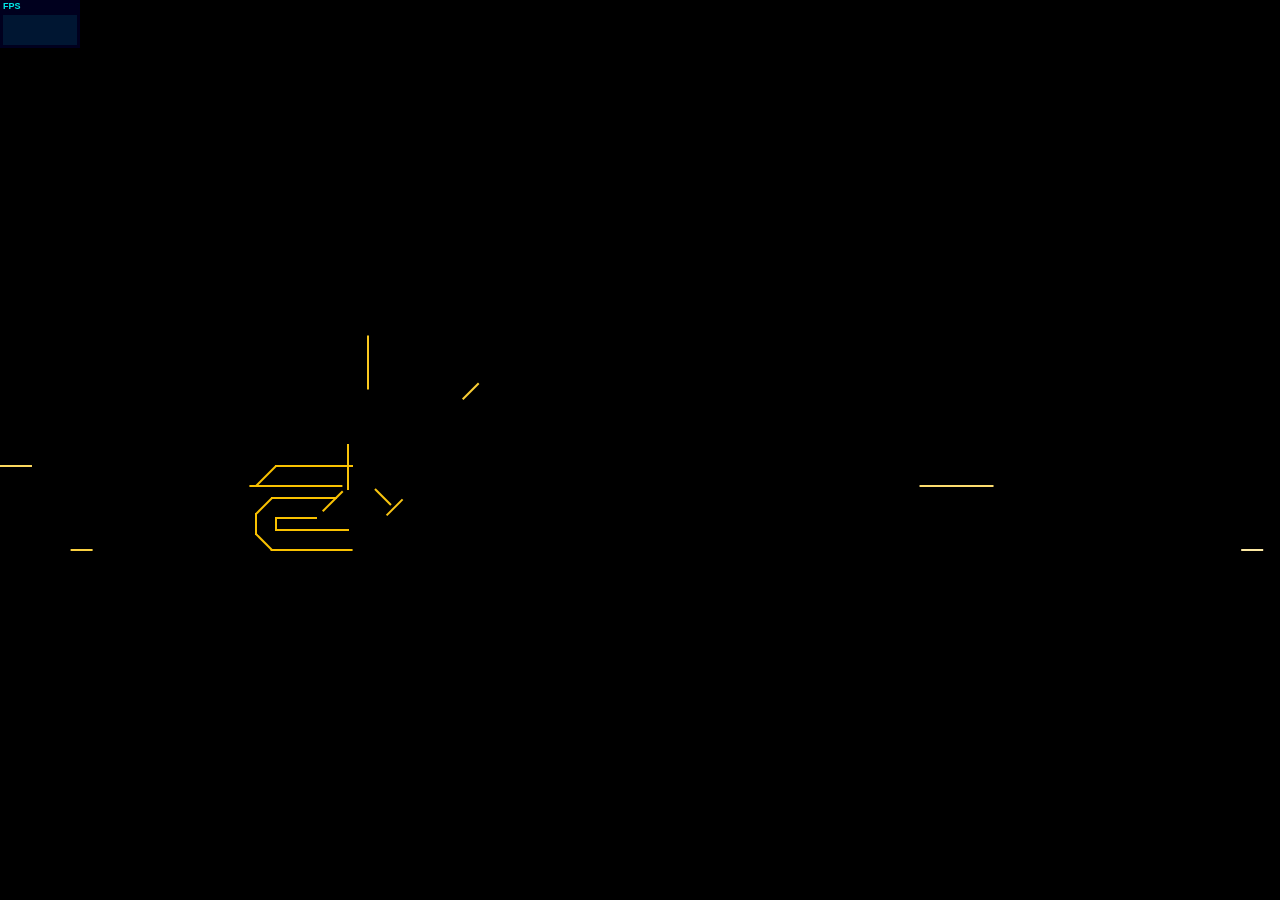
<file: anime-master/documentation/examples/anime-mgs-logo-animation.html>
<!DOCTYPE html>
<html>
<head>
  <title>Anime MGS logo animation | anime.js</title>
  <meta charset="utf-8">
  <meta name="viewport" content="width=device-width, initial-scale=1, maximum-scale=1">
  <meta property="og:title" content="anime.js">
  <meta property="og:url" content="https://animejs.com">
  <meta property="og:description" content="Javascript Animation Engine">
  <meta property="og:image" content="https://animejs.com/documentation/assets/img/icons/og.png">
  <meta name="twitter:card" content="summary">
  <meta name="twitter:title" content="anime.js">
  <meta name="twitter:site" content="@juliangarnier">
  <meta name="twitter:description" content="Javascript Animation Engine">
  <meta name="twitter:image" content="https://animejs.com/documentation/assets/img/icons/twitter.png">
  <link rel="apple-touch-icon-precomposed" href="../assets/img/social-media-image.png">
  <link rel="icon" type="image/png" href="../assets/img/favicon.png">
  <link href="../assets/css/animejs.css" rel="stylesheet">
  <link href="../assets/css/documentation.css" rel="stylesheet">
  <script src="../../lib/anime.min.js"></script>
  <!-- <script src="../assets/js/anime/anime.2.2.0.js"></script> -->
  <style>

    html,
    body {
      background-color: black;
    }

    section {
      position: absolute;
      width: 100%;
      height: 100%;
      display: flex;
      justify-content: center;
    }

    .mgs-logo { margin: auto; }
    .vert { transform-origin: center bottom; }
    .hori { transform-origin: 0% 50%; }
    .diag-left { transform-origin: 100% 100%; }
    .diag-right { transform-origin: 100% 0%; }

    .stripes path,
    .text-fills path,
    .katakana path,
    .line {
      opacity: 0
    }

  </style>
</head>
<body>
  <section>
    <svg class="mgs-logo" width="100%" height="448" viewBox="0 0 1024 448">
      <g class="stripes" transform="translate(321.000000, 160.000000)" fill="#FFF">
        <path d="M8,20 L12,16 L92,16 L88,20 L8,20 L8,20 L8,20 L8,20 Z" class="stripe stripe-left"></path>
        <path d="M4,24 L0,28 L80,28 L84,24 L4,24 L4,24 L4,24 L4,24 Z" class="stripe stripe-left"></path>
        <path d="M16,12 L20,8 L100,8 L96,12 L16,12 L16,12 L16,12 L16,12 Z" class="stripe stripe-left"></path>
        <path d="M24,4 L28,0 L108,7.10542736e-15 L104,4 L24,4 L24,4 L24,4 L24,4 Z" class="stripe stripe-left"></path>
      </g>
      <g class="stripes" transform="translate(592.000000, 160.000000)" fill="#FFF">
        <path d="M8,20 L12,16 L92,16 L88,20 L8,20 L8,20 L8,20 L8,20 Z" class="stripe stripe-right"></path>
        <path d="M4,24 L0,28 L80,28 L84,24 L4,24 L4,24 L4,24 L4,24 Z" class="stripe stripe-right"></path>
        <path d="M16,12 L20,8 L100,8 L96,12 L16,12 L16,12 L16,12 L16,12 Z" class="stripe stripe-right"></path>
        <path d="M24,4 L28,0 L108,7.10542736e-15 L104,4 L24,4 L24,4 L24,4 L24,4 Z" class="stripe stripe-right"></path>
      </g>
      <g class="katakana" transform="translate(202.000000, 128.000000)" fill="#FFF">
        <path d="M55,33 L56,32 L136,32 L135,33 L55,33 Z" data-d="M0,92 L60,32 L140,32 L80,92 L0,92 Z"></path>
        <path d="M28,28 L29,28 L1,0 L0,0 L28,28 Z" data-d="M32,28 L230,28 L202,0 L4,0 L32,28 Z"></path>
        <path d="M232,28 L204,0 L205,0 L233,28 L232,28 Z" data-d="M236,28 L208,0 L388,0 L416,28 L236,28 Z"></path>
        <path d="M169,92 L197,64 L199,64 L171,92 L169,92 Z" data-d="M173,92 L201,64 L381,64 L353,92 L173,92 Z"></path>
        <path d="M435,92 L355,92 L356,91 L436,91 L435,92 Z" data-d="M439,92 L359,92 L387,64 L467,64 L439,92 Z"></path>
        <path d="M497,28 L498,28 L470,0 L469,0 L497,28 Z" data-d="M422,28 L502,28 L474,0 L394,0 L422,28 Z"></path>
        <path d="M476,65 L556,65 L555,64 L475,64 L476,65 Z" data-d="M507,92 L587,92 L559,64 L479,64 L507,92 Z"></path>
        <path d="M554,59 L553,60 L473,60 L474,59 L554,59 Z" data-d="M617,0 L557,60 L477,60 L537,0 L617,0 Z"></path>
      </g>
      <g class="text-fills" transform="translate(128.000000, 240.000000)" fill="#FFF">
        <path d="M0,48 L0,68 L16,84 L96,84 L112,68 L112,16 L96,0 L20,0 L0,20 L92,20 L92,64 L20,64 L20,52 L60,52 L80,32 L16,32 L0,48 Z" id="a"></path>
        <path d="M216,84 L236,84 L236,16 L220,0 L140,0 L124,16 L124,84 L144,84 L144,20 L216,20 L216,84 L216,84 Z" id="n"></path>
        <path d="M248,0 L268,0 L268,84 L248,84 L248,0 Z" id="i"></path>
        <path d="M300,20 L300,84 L280,84 L280,16 L296,0 L408,0 L424,16 L424,84 L404,84 L404,20 L362,20 L362,84 L342,84 L342,20 L300,20 Z" id="m"></path>
        <path d="M548,36 L548,16 L532,2.55795385e-13 L452,2.4158453e-13 L436,16 L436,68 L452,84 L528,84 L548,64 L456,64 L456,20 L528,20 L528,32 L488,32 L468,52 L532,52 L548,36 L548,36 Z" id="e"></path>
        <path d="M562,64 L582,84 L626,84 L642,68 L642,0 L622,0 L622,64 L562,64 Z" id="j"></path>
        <path d="M674,20 L766,20 L746,0 L670,0 L654,16 L654,36 L670,52 L746,52 L746,64 L654,64 L674,84 L750,84 L766,68 L766,48 L750,32 L674,32 L674,20 Z" id="s"></path>
      </g>
      <g stroke="#FFF" stroke-width="2" fill="none" fill-rule="evenodd">
        <path d="M148,292 L148,304" class="line vert" stroke-linecap="square"></path>
        <path d="M128,288 L128,308" class="line vert" stroke-linecap="square"></path>
        <path d="M148,240 L128,260" class="line diag-right"></path>
        <path d="M128,308 L144,324" class="line diag-left"></path>
        <path d="M144,272 L128,288" class="line diag-right"></path>
        <path d="M148,240 L224,240" class="line hori" stroke-linecap="square"></path>
        <path d="M144,272 L208,272" class="line hori" stroke-linecap="square"></path>
        <path d="M148,292 L188,292" class="line hori" stroke-linecap="square"></path>
        <path d="M148,304 L220,304" class="line hori" stroke-linecap="square"></path>
        <path d="M144,324 L224,324" class="line hori" stroke-linecap="square"></path>
        <path d="M129,260 L220,260" class="line hori" stroke-linecap="square"></path>
        <path d="M208,272 L188,292" class="line diag-right"></path>
        <path d="M220,260 L220,304" class="line vert" stroke-linecap="square"></path>
        <path d="M224,240 L240,256" class="line diag-left"></path>
        <path d="M240,308 L224,324" class="line diag-right"></path>
        <path d="M240,256 L240,308" class="line vert" stroke-linecap="square"></path>
        <path d="M252,256 L252,324" class="line vert" stroke-linecap="square"></path>
        <path d="M268,240 L252,256" class="line diag-right"></path>
        <path d="M252,324 L272,324" class="line hori" stroke-linecap="square"></path>
        <path d="M272,260 L272,324" class="line vert" stroke-linecap="square"></path>
        <path d="M268,240 L348,240" class="line hori" stroke-linecap="square"></path>
        <path d="M272,260 L344,260" class="line hori" stroke-linecap="square"></path>
        <path d="M344,260 L344,324" class="line vert" stroke-linecap="square"></path>
        <path d="M348,240 L364,256" class="line diag-left"></path>
        <path d="M344,324 L364,324" class="line hori" stroke-linecap="square"></path>
        <path d="M364,256 L364,324" class="line vert" stroke-linecap="square"></path>
        <path d="M376,240 L376,324" class="line vert" stroke-linecap="square"></path>
        <path d="M376,324 L396,324" class="line hori" stroke-linecap="square"></path>
        <path d="M376,240 L396,240" class="line hori" stroke-linecap="square"></path>
        <path d="M396,240 L396,324" class="line vert" stroke-linecap="square"></path>
        <path d="M408,256 L408,324" class="line vert" stroke-linecap="square"></path>
        <path d="M424,240 L408,256" class="line diag-right"></path>
        <path d="M408,324 L428,324" class="line hori" stroke-linecap="square"></path>
        <path d="M428,261 L428,323" class="line vert" stroke-linecap="square"></path>
        <path d="M424,240 L536,240" class="line hori" stroke-linecap="square"></path>
        <path d="M428,260 L470,260" class="line hori" stroke-linecap="square"></path>
        <path d="M470,261 L470,323" class="line vert" stroke-linecap="square"></path>
        <path d="M470,324 L490,324" class="line hori" stroke-linecap="square"></path>
        <path d="M490,261 L490,323" class="line vert" stroke-linecap="square"></path>
        <path d="M490,260 L532,260" class="line hori" stroke-linecap="square"></path>
        <path d="M532,261 L532,323" class="line vert" stroke-linecap="square"></path>
        <path d="M536,240 L552,256" class="line diag-left"></path>
        <path d="M532,324 L552,324" class="line hori" stroke-linecap="square"></path>
        <path d="M552,256 L552,324" class="line vert" stroke-linecap="square"></path>
        <path d="M564,256 L564,308" class="line vert" stroke-linecap="square"></path>
        <path d="M564,308 L580,324" class="line diag-left"></path>
        <path d="M580,240 L564,256" class="line diag-right"></path>
        <path d="M584,260 L584,304" class="line vert" stroke-linecap="square"></path>
        <path d="M616,272 L596,292" class="line diag-right"></path>
        <path d="M580,240 L660,240" class="line hori" stroke-linecap="square"></path>
        <path d="M584,260 L656,260" class="line hori" stroke-linecap="square"></path>
        <path d="M580,324 L656,324" class="line hori" stroke-linecap="square"></path>
        <path d="M596,292 L660,292" class="line hori" stroke-linecap="square"></path>
        <path d="M616,272 L656,272" class="line hori" stroke-linecap="square"></path>
        <path d="M656,260 L656,272" class="line vert" stroke-linecap="square"></path>
        <path d="M660,240 L676,256" class="line diag-left"></path>
        <path d="M676,304 L656,324" class="line diag-right"></path>
        <path d="M676,276 L660,292" class="line diag-right"></path>
        <path d="M584,304 L676,304" class="line hori" stroke-linecap="square"></path>
        <path d="M676,256 L676,276" class="line vert" stroke-linecap="square"></path>
        <path d="M690,304 L710,324" class="line diag-left"></path>
        <path d="M690,304 L750,304" class="line hori" stroke-linecap="square"></path>
        <path d="M710,324 L754,324" class="line hori" stroke-linecap="square"></path>
        <path d="M750,240 L750,304" class="line vert" stroke-linecap="square"></path>
        <path d="M770,308 L754,324" class="line diag-right"></path>
        <path d="M750,240 L770,240" class="line hori" stroke-linecap="square"></path>
        <path d="M770,240 L770,308" class="line vert" stroke-linecap="square"></path>
        <path d="M782,256 L782,276" class="line vert" stroke-linecap="square"></path>
        <path d="M782,276 L798,292" class="line diag-left"></path>
        <path d="M782,304 L802,324" class="line diag-left"></path>
        <path d="M798,240 L782,256" class="line diag-right"></path>
        <path d="M802,260 L802,272" class="line vert" stroke-linecap="square"></path>
        <path d="M798,240 L874,240" class="line hori" stroke-linecap="square"></path>
        <path d="M802,272 L878,272" class="line hori" stroke-linecap="square"></path>
        <path d="M802,324 L878,324" class="line hori" stroke-linecap="square"></path>
        <path d="M798,292 L874,292" class="line hori" stroke-linecap="square"></path>
        <path d="M782,304 L874,304" class="line hori" stroke-linecap="square"></path>
        <path d="M874,292 L874,304" class="line vert" stroke-linecap="square"></path>
        <path d="M878,272 L894,288" class="line diag-left"></path>
        <path d="M874,240 L894,260" class="line diag-left"></path>
        <path d="M894,308 L878,324" class="line diag-right"></path>
        <path d="M802,260 L894,260" class="line hori" stroke-linecap="square"></path>
        <path d="M894,288 L894,308" class="line vert" stroke-linecap="square"></path>
      </g>
    </svg>
  </section>
  <script>

  var logoAnimation = anime.timeline({
    direction: 'alternate',
    loop: true
  });

  logoAnimation
  .add({
      targets: '.stripes path',
      translateX: [-1000, 0],
      opacity: {
        value: 1,
        duration: 100
      },
      fill: '#F9C100',
      delay: (el, i) => 2200 + (i * 75),
      duration: 400,
      easing: 'easeOutExpo',
    }, 0)
  .add({
      targets: '.katakana path',
      d: (el) => el.getAttribute('data-d'),
      opacity: {
        value: [0, 1],
        duration: 100
      },
      fill: '#F9C100',
      delay: (el, i) => 2400 + (i * 120),
      duration: 1200,
      easing: 'easeOutCirc',
    }, 0)
    .add({
      targets: '.text-fills path',
      opacity: [0, 1],
      fill: '#F9C100',
      easing: 'easeOutExpo',
      duration: 200,
      delay: (t, i) => 3300 + (anime.random(0, 450)),
    }, 0)
    .add({
      targets: '.line',
      translateX: (target) => {
        let x = 1200;
        let translate;
        if (target.classList.contains('hori')) translate = anime.random(0, 1) ? x : -x;
        if (target.classList.contains('diag-right') || target.classList.contains('diag-left')) translate =  x / 3;
        return [translate, 0];
      },
      translateY: (target) => {
        let y = 1200;
        let translate;
        if (target.classList.contains('vert')) translate = anime.random(0, 1) ? y : -y;
        if (target.classList.contains('diag-right')) translate =  -y / 3;
        if (target.classList.contains('diag-left')) translate =  y / 3;
        return [translate, 0];
      },
      stroke: '#F9C100',
      opacity: {
        value: [0, 1],
        duration: 100,
      },
      delay: (t, i) => (i * 25),
      duration: 500,
      easing: 'easeOutSine',
    }, 0);

  </script>
  <script src="../assets/js/vendors/stats.min.js"></script>
</body>
</html>
</file>
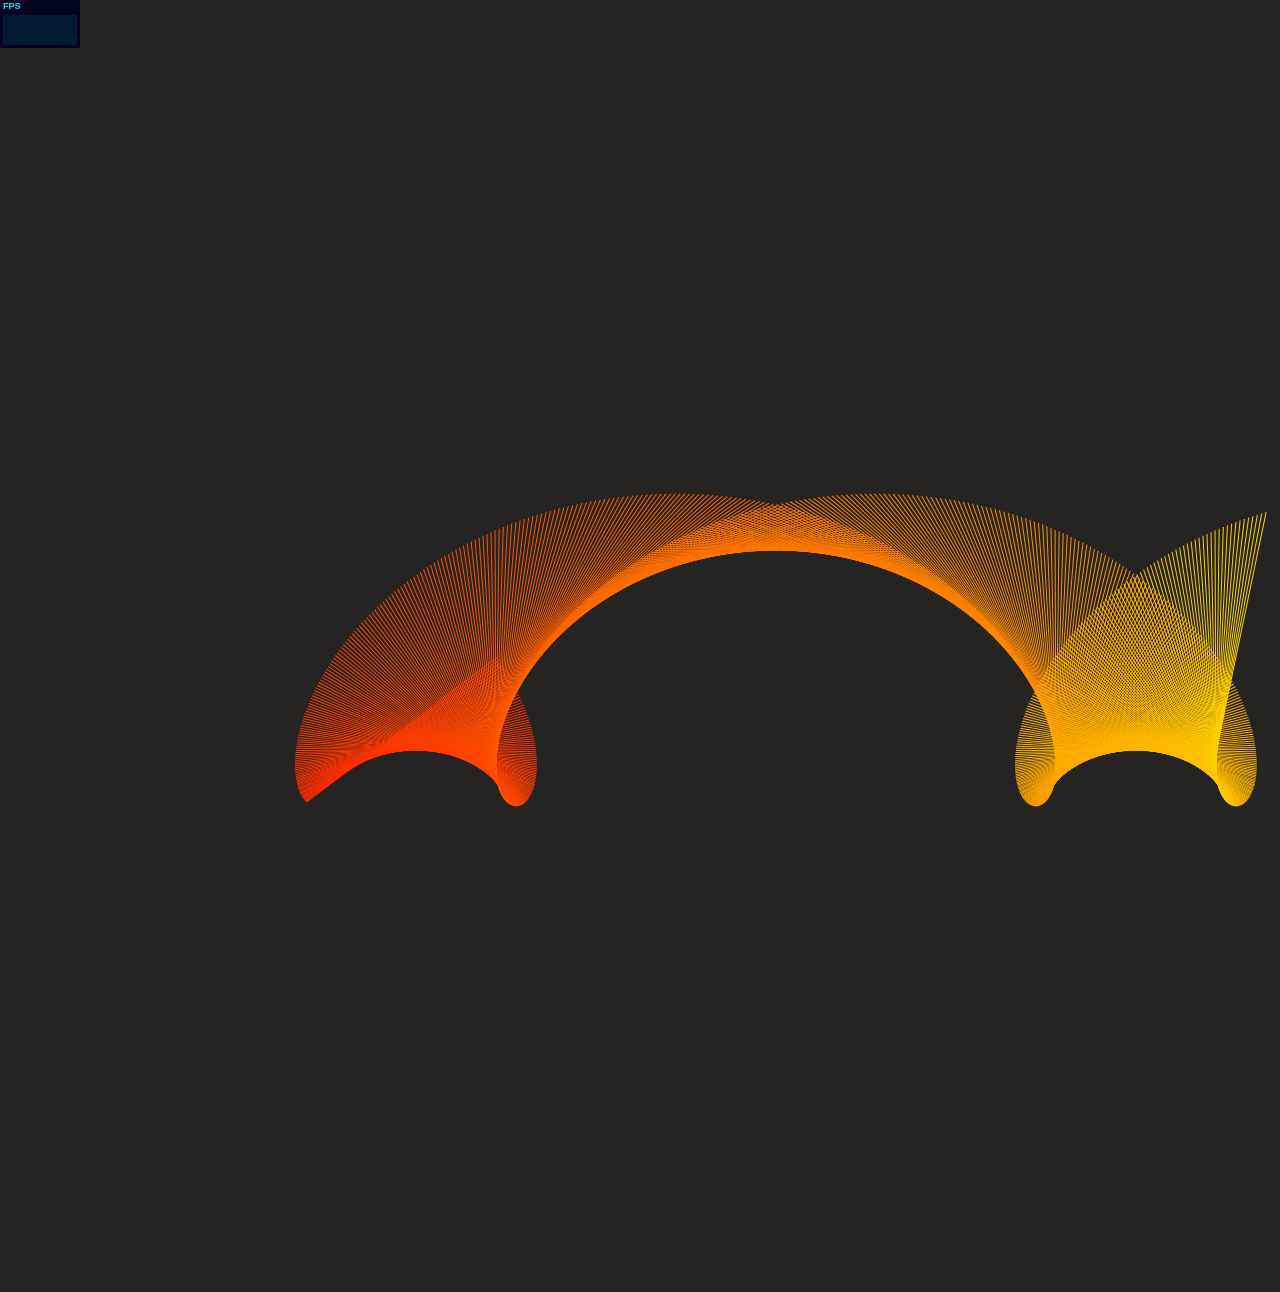
<file: anime-master/documentation/examples/anime-speed-test.html>
<!DOCTYPE html>
<html>
<head>
  <title>domaku | anime.js</title>
  <meta charset="utf-8">
  <meta name="viewport" content="width=device-width, initial-scale=1, maximum-scale=1">
  <meta property="og:title" content="anime.js">
  <meta property="og:url" content="https://animejs.com">
  <meta property="og:description" content="Javascript Animation Engine">
  <meta property="og:image" content="https://animejs.com/documentation/assets/img/icons/og.png">
  <meta name="twitter:card" content="summary">
  <meta name="twitter:title" content="anime.js">
  <meta name="twitter:site" content="@juliangarnier">
  <meta name="twitter:description" content="Javascript Animation Engine">
  <meta name="twitter:image" content="https://animejs.com/documentation/assets/img/icons/twitter.png">
  <link rel="apple-touch-icon-precomposed" href="../assets/img/social-media-image.png">
  <link rel="icon" type="image/png" href="../assets/img/favicon.png">
  <link href="../assets/css/documentation.css" rel="stylesheet">
  <script src="../../lib/anime.min.js"></script>
  <!-- <script src="../assets/js/anime/anime.3.0.0-alpha.js"></script> -->
  <!-- <script src="../assets/js/anime/anime.2.2.0.js"></script> -->
  <!-- <script src="../assets/js/anime/anime.2.0.1.js"></script> -->
  <!-- <script src="../assets/js/anime/anime.1.3.js"></script> -->
  <style>
    body {
      overflow: hidden;
      position: absolute;
      width: 100%;
      height: 100%;
      display: flex;
      justify-content: center;
      align-items: center;
      padding: 8em;
      font-size: 24px;
    }
    .wrapper {
      display: flex;
      flex-direction: column;
      flex-wrap: wrap;
    }
    .particule {
      width: 1px;
      height: 10em;
      margin-left: 1px;
      transform-origin: 50 50%;
    }
  </style>
</head>
<body>
  <script>

    var numberOfEls = 500;
    var duration = 5000;
    var midScreenX = window.innerWidth / 2;
    var midScreenY = window.innerHeight / 2;
    var radius = Math.sqrt(midScreenX * midScreenX + midScreenY * midScreenY);
    var fragment = document.createDocumentFragment();

    for (var i = 0; i < numberOfEls; i++) {
      var hue = 10 + Math.round(40 / numberOfEls * i);
      var el = document.createElement('div');
      el.classList.add('particule');
      el.style.backgroundColor = 'hsl(' + hue + ', 100%, 50%)';
      el.style.transform = 'rotate(' + i * 1 + 'deg) translateX(100px)';

      document.body.appendChild(el);

      anime({
        targets: el,
        rotate: '+=360',
        //delay: i * (duration / numberOfEls),
        //endDelay: i * (duration / numberOfEls),
        easing: 'linear',
        duration: duration,
        loop: true
      });

    }

  </script>
  <script src="../assets/js/vendors/stats.min.js"></script>
</body>
</html>
</file>
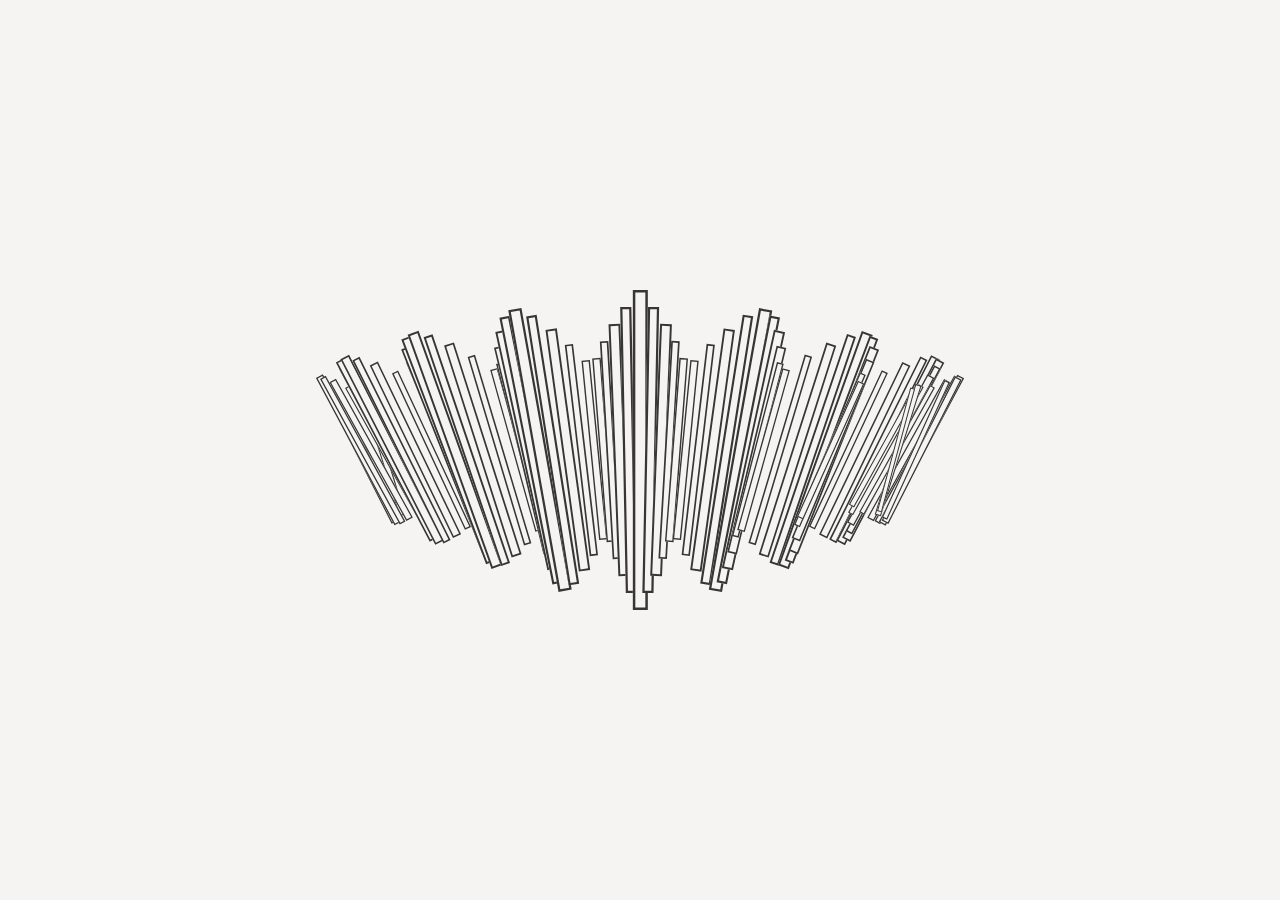
<file: anime-master/documentation/examples/anime-stagger-demo.html>
<!DOCTYPE html>
<html>
<head>
  <title>stagger | anime.js</title>
  <meta charset="utf-8">
  <meta name="viewport" content="width=device-width, initial-scale=1, maximum-scale=1">
  <meta property="og:title" content="anime.js">
  <meta property="og:url" content="https://animejs.com">
  <meta property="og:description" content="Javascript Animation Engine">
  <meta property="og:image" content="https://animejs.com/documentation/assets/img/icons/og.png">
  <meta name="twitter:card" content="summary">
  <meta name="twitter:title" content="anime.js">
  <meta name="twitter:site" content="@juliangarnier">
  <meta name="twitter:description" content="Javascript Animation Engine">
  <meta name="twitter:image" content="https://animejs.com/documentation/assets/img/icons/twitter.png">
  <link rel="apple-touch-icon-precomposed" href="../assets/img/social-media-image.png">
  <link rel="icon" type="image/png" href="../assets/img/favicon.png" >
  <link href="../assets/css/animejs.css" rel="stylesheet">
  <link href="../assets/css/documentation.css" rel="stylesheet">
  <style>

    body {
      display: flex;
      flex-wrap: wrap;
      justify-content: center;
      align-items: center;
      background-color: #F6F4F2;
    }

    .stagger-visualizer {
      display: flex;
      /*flex-wrap: wrap;*/
      justify-content: center;
      align-items: center;
      width: 450px;
      height: 450px;
    }

    .stagger-visualizer div {
      /*position: absolute;*/
      width: 64px;
      height: 128px;
      border: 1px solid #373535;
      background-color: #F6F4F2;
    }

  </style>
</head>
<body>

  <div class="stagger-visualizer"></div>

</body>
<script type="module">

  import anime from '../../src/index.js';

  const staggerVisualizerEl = document.querySelector('.stagger-visualizer');
  const fragment = document.createDocumentFragment();
  const numberOfElements = 81;

  for (let i = 0; i < numberOfElements; i++) {
    fragment.appendChild(document.createElement('div'));
  }

  staggerVisualizerEl.appendChild(fragment);

  const staggersAnimation = anime.timeline({
    targets: '.stagger-visualizer div',
    easing: 'easeInOutSine',
    delay: anime.stagger(50),
    loop: true,
    autoplay: false,
    duration: 600,
    loopComplete: (a) => console.log('end'),
    //update: () => console.log(staggersAnimation.progress)
  })
  .add({
    scale: anime.stagger([2.5, 1], {from: 'center', grid: [9, 9]}),
    translateX: anime.stagger([-100, 100]),
    rotate: anime.stagger([-45, 45]),
    easing: 'easeInOutCirc',
    delay: anime.stagger(10, {from: 'center'})
  })
  .add({
    scale: anime.stagger([2.5, 1], {from: 'center', easing: 'easeInOutCirc'}),
    translateX: anime.stagger([-200, 200]),
    translateY: anime.stagger([-200, 200]),
    rotate: 0,
    delay: anime.stagger(1, {from: 'last'})
  })
  .add({
    rotate: anime.stagger(2, {from: 'center', direction: 'reverse', easing: 'easeInSine'}),
    translateX: 0,
    translateY: 0,
    delay: anime.stagger(10, {from: 'center'})
  })
  .add({
    scale: anime.stagger([2, 1], {grid: [9, 9], axis: 'y'}),
    translateY: anime.stagger([-100, 200], {grid: [9, 9], axis: 'y'}),
    rotate: 0,
    delay: anime.stagger(1, {from: 'last'})
  })
  .add({
    translateX: () => anime.random(-100, 100),
    translateY: () => anime.random(-100, 100),
    scale: anime.stagger([1.5, .5], {from: 'center'}),
    rotate: anime.stagger([10, -10], {from: 'last'}),
    delay: anime.stagger(50, {from: 'center', grid: [9, 9]}),
  })
  .add({
    translateX: () => anime.random(-100, 100),
    translateY: () => anime.random(-100, 100),
    rotate: anime.stagger([-10, 10], {from: 'last'}),
    scale: 1,
    delay: anime.stagger(50, {from: 'center', grid: [9, 9]}),
  })
  .add({
    translateX: 0,
    translateY: anime.stagger(6, {from: 'center', direction: 'reverse'}),
    rotate: 0,
    delay: anime.stagger(50, {from: 'center', grid: [9, 9]}),
  })
  .add({
    translateX: anime.stagger('1rem', {grid: [9, 9], from: 'center', axis: 'x'}),
    //translateY: anime.stagger('1rem', {grid: [9, 9], from: 'center', axis: 'y'}),
    delay: anime.stagger(200, {grid: [9, 9], from: 'center', direction: 'reverse'})
  })
  .add({
    translateX: anime.stagger([25, -25], {from: 'first'}),
    translateY: 0,
    rotate: anime.stagger([40, -40], {from: 'first'}),
    delay: anime.stagger(10, {from: 'first'}),
  })
  .add({
    translateY: anime.stagger([-240, 240]),
    rotate: () => anime.random(-100, 100),
    scale: anime.stagger([1, 3], {from: 'center'}),
    delay: anime.stagger(10, {from: 0}),
  })
  .add({
    translateX: 0,
    translateY: 0,
    scale: 1,
    rotate: 360,
    duration: 2000,
    delay: 0,
  });

  staggersAnimation.play();

</script>
</html>
</file>
<file: anime-master/documentation/assets/css/animejs.css>
@font-face {
 font-family: "Roobert";
 font-weight: 400;
 font-style: normal;
 src: url("../fonts/Roobert-Regular.woff2") format("woff2");
}

@font-face {
 font-family: "Roobert";
 font-weight: 400;
 font-style: italic;
 src: url("../fonts/Roobert-Regular.woff2") format("woff2");
}

@font-face {
 font-family: "Roobert";
 font-weight: 600;
 font-style: normal;
 src: url("../fonts/Roobert-SemiBold.woff2") format("woff2");
}

@font-face {
 font-family: "Roobert";
 font-weight: 600;
 font-style: italic;
 src: url("../fonts/Roobert-SemiBoldItalic.woff2") format("woff2");
}

@font-face {
  font-family: "InputMono";
  src: url("../fonts/InputMono-Regular.woff2") format("woff2"),
      url("../fonts/InputMono-Regular.woff") format("woff");
  font-weight: normal;
  font-style: normal;
}

@font-face {
  font-family: "InputMono";
  src: url("../fonts/InputMono-Bold.woff2") format("woff2"),
      url("../fonts/InputMono-Bold.woff") format("woff");
  font-weight: bold;
  font-style: normal;
}

@font-face {
  font-family: "InputMono";
  src: url("../fonts/InputMono-BoldItalic.woff2") format("woff2"),
      url("../fonts/InputMono-BoldItalic.woff") format("woff");
  font-weight: bold;
  font-style: italic;
}

@font-face {
  font-family: "InputMono";
  src: url("../fonts/InputMono-Italic.woff2") format("woff2"),
      url("../fonts/InputMono-Italic.woff") format("woff");
  font-weight: normal;
  font-style: italic;
}

*, *:before, *:after {
  box-sizing: border-box;
  margin: 0;
  padding: 0;
  border: 0;
  font: inherit;
  vertical-align: baseline;
}

html,
body {
  background-color: #252423;
  color: #F6F4F2;
}

body {
  font-family: Roobert, Helvetica Neue, Helvetica, Arial, sans-serif;
  font-weight: 400;
  font-feature-settings:"tnum" 1, "ss03" 1;
  -webkit-font-smoothing: antialiased;
}

h1, h2 {
  font-weight: 600;
}

input {
  font-family: Roobert, Helvetica Neue, Helvetica, Arial, sans-serif;
  font-variant-numeric: tabular-nums;
}

sup {
  vertical-align: super;
  font-size: .625em;
}

strong {
  font-weight: 600;
}

.color-white { color: #F6F4F2; } /* White */
.color-black { color: #2E2C2C; } /* Black */
.color-red, .color-targets { color: #FF4B4B; }/* red: */
.color-orange, .color-properties { color: #FF8F42; }/* orange: */
.color-lightorange, .color-prop-params { color: #FFC730; }/* lightorange: */
.color-yellow, .color-anim-params { color: #F6FF56; }/* yellow: */
.color-citrus, .color-values { color: #A4FF4F; }/* citrus: */
.color-green, .color-keyframes { color: #18FF74; }/* green: */
.color-darkgreen, .color-staggering { color: #00D672; }/* darkgreen: */
.color-turquoise, .color-tl { color: #3CFFEC; }/* turquoise: */
.color-skyblue, .color-controls { color: #61C3FF; }/* skyblue: */
.color-kingblue, .color-callbacks { color: #5A87FF; }/* kingblue: */
.color-lavender, .color-svg { color: #8453E3; }/* lavender: */
.color-purple, .color-easings { color: #C26EFF; }/* purple: */
.color-pink, .color-helpers { color: #FB89FB; }/* pink: */

.anime-mini-logo {
  width: 100px;
  height: 24px;
  transform: scaleY(.5);
}
</file>
<file: anime-master/documentation/assets/css/anime-theme.css>
.hljs {
  display: block;
  color: #F6F4F2;
}

.hljs-comment,
.hljs-quote {
  color: #A2A09F;
  font-style: italic;
}

.hljs-doctag,
.hljs-keyword,
.hljs-formula {
  color: #B08CFF;
}

.hljs-section,
.hljs-name,
.hljs-selector-tag,
.hljs-deletion,
.hljs-subst {
  color: #FF7C72;
}

.hljs-literal {
  color: #1CE2B2;
}

.hljs-string,
.hljs-regexp,
.hljs-addition,
.hljs-attribute,
.hljs-attr,
.hljs-meta-string {
  color: #A6FF8F;
}

.hljs-built_in,
.hljs-class .hljs-title {
  color: #FBF38C;
}

.hljs-variable,
.hljs-template-variable,
.hljs-type,
.hljs-selector-class,
.hljs-selector-attr,
.hljs-selector-pseudo,
.hljs-number {
  color: #FF7C72;
}

.hljs-symbol,
.hljs-bullet,
.hljs-link,
.hljs-meta,
.hljs-selector-id,
.hljs-title {
  color: #61C3FF;
}

.hljs-emphasis {
  font-style: italic;
}

.hljs-strong {
  font-weight: bold;
}

.hljs-link {
  text-decoration: underline;
}
</file>
<file: anime-master/documentation/assets/css/documentation.css>
html,
body,
header {
  background-color: #252423;
}

body {
  position: absolute;
  width: 100%;
  height: 100%;
  color: white;
  font-variant-numeric: tabular-nums;
  -webkit-font-smoothing: antialiased;
  overflow-x: hidden;
}

.content {
  overflow: hidden;
  opacity: 0;
  display: flex;
  flex-direction: row;
  width: 100%;
  height: 100%;
  transition: opacity 1s ease;
}

.ready .content {
  opacity: 1;
}

/* Headers */

.header {
  position: absolute;
  z-index: 1;
  top: 0;
  width: 100%;
}

.logo {
  display: flex;
  justify-content: space-between;
  opacity: .8;
  width: 100%;
  height: 20px;
  text-decoration: none;
  color: currentColor;
}

.logo:visited {
  color: currentColor;
}

.logo svg {
  width: 100%;
  height: 100%;
}

.logo:hover {
  opacity: 1;
}

.version-number {
  opacity: .6;
  color: currentColor;
}

header {
  position: sticky;
  top: 0;
  z-index: 2;
  display: flex;
  align-items: center;
  justify-content: space-between;
  width: 100%;
  height: 60px;
  padding-left: 20px;
  padding-right: 20px;
  border-bottom: 1px solid rgba(0,0,0,.65);
}

h2 {
  font-size: 16px;
  letter-spacing: 1px;
  text-transform: uppercase;
  font-weight: 200;
}

/* Panes */

.pane {
  position: relative;
  height: 100%;
}

/* Sidebar */

.sidebar {
  display: flex;
  flex-direction: column;
  width: 240px;
  padding-top: 60px;
  border-right: 1px solid rgba(0,0,0,.65);
}

.sidebar-info {
  display: flex;
  justify-content: space-between;
  padding: 20px;
}

.navigation {
  overflow-y: auto;
  width: 100%;
  height: 100%;
  padding: 10px 0 20px 20px;
}

.navigation ul {
  height: 30px;
  overflow-y: hidden;
  -webkit-transition:opacity .4s ease;
  transition: opacity .4s ease;
}

.navigation ul li {
  position: relative;
}

.navigation ul li:before {
  content: "";
  display: block;
  position: absolute;
  top: 4px;
  left: 2px;
  width: 1px;
  height: calc(100% - 8px);
  background-color: white;
}

.navigation ul li:first-child:before {
  display: none;
}

.navigation a {
  display: block;
  padding-left: 10px;
  color: white;
  text-decoration: none;
  font-size: 14px;
  line-height: 20px;
  letter-spacing: .5px;
  text-transform: uppercase;
}

.navigation ul li:first-child a {
  padding-left: 0;
  padding-top: 10px;
  padding-bottom: 10px;
}

.navigation ul li a,
.navigation ul li:before {
  opacity: .4;
}

.navigation ul li a {
  transition: opacity .4s ease, color .4s ease;
}

.navigation ul.active a {
  opacity: .7;
}

.navigation ul li:hover a,
.navigation ul li:hover:before {
  transition: none;
  opacity: 1;
}

.navigation ul li.active a,
.navigation ul li.active:before {
  opacity: 1;
  color: currentColor;
}

.navigation ul li.active:before {
  background-color: currentColor;
}

.navigation ul.active li:first-child a,
.navigation ul.active li:first-child a:hover {
  opacity: 1;
  color: currentColor;
}

/* Info pane */

.demo-info {
  flex-direction: column;
  font-size: 16px;
  line-height: 22px;
}

.info-output {
  overflow-x: hidden;
  overflow-y: auto;
  position: relative;
  top: 0;
  width: 100%;
  height: calc(100% - 60px);
  padding: 20px;
}

.demo-info pre {
  font-variant-ligatures: none;
  -webkit-font-variant-ligatures: none;
}

.demo-info code {
  font-family: "Input Mono Reg", monospace;
  font-size: 14px;
  line-height: 22px;
  white-space: pre-wrap;
}

.demo-info p {
  margin-bottom: 20px;
}

.demo-info p,
.demo-info td {
  color: #F6F4F2;
}

.demo-info i {
  font-style: italic;
}

.demo-info a {
  text-decoration: none;
  border-bottom: 1px dotted currentColor;
  word-wrap: break-word;
  overflow-wrap: break-word;
}

.demo-info a:hover {
  border-bottom: 1px solid currentColor;
}

.demo-info a[href^="http"],
.demo-info a[href^="http"]:visited {
  color: #F6F4F2;
}

.demo-info p.bubble {
  display: inline-block;
  position: relative;
  padding: 8px 12px;
}

.demo-info p.bubble.warning {
  color: #FBF38C;
}

.demo-info p.bubble.info {
  color: #61C3FF;
}

.demo-info p.bubble:after {
  content: "";
  pointer-events: none;
  color: currentColor;
  display: inline-block;
  position: absolute;
  top: 0;
  left: 0;
  right: 0;
  bottom: 0;
  background-color: currentColor;
  border-radius: 3px;
  opacity: .05;
}

.demo-info code.hljs {
  display: inline-block;
}

.demo-info pre {
  margin-bottom: 20px;
}

.demo-info pre code {
  position: relative;
  display: inline-block;
  width: 100%;
  padding: 8px 12px;
  background-color: rgba(0,0,0,.2);
  border: 1px solid rgba(0,0,0,.2);
  border-radius: 3px;
}

.demo-info p code {
  position: relative;
  padding: 0 2px;
  height: 20px;
  background-color: rgba(0,0,0,.2);
  box-shadow: inset 0 0 1px rgba(0,0,0,.4);
  border-radius: 3px;
}

.demo-info table {
  margin-bottom: 20px;
  border: 1px solid rgba(255,255,255,.15);
  border-spacing: 0;
  border-radius: 3px;
}

.demo-info td {
  vertical-align: middle;
  padding: 8px 12px;
  border-left: 1px solid rgba(255,255,255,.15);
  border-top: 1px solid rgba(255,255,255,.15);
}

.demo-info thead td {
  text-transform: uppercase;
  font-size: 16px;
  line-height: 22px;
  letter-spacing: 1px;
  color: rgba(255,255,255,.4);
  border-top: none;
}

.demo-info td:first-child {
  border-left: none;
}

.code-preview {
  width: 100%;
  padding-top: 40px;
}

.code-preview h2 {
  margin-bottom: 20px;
}

/* Demos */

.demos {
  overflow-y: scroll;
  width: calc(50% - 240px);
  min-width: 330px;
}

article {
  width: 100%;
  display: flex;
  flex-direction: column;
  flex-wrap: wrap;
  align-items: flex-start;
  justify-content: flex-start;
}

.demo {
  position: relative;
  z-index: 1;
  display: flex;
  align-items: center;
  justify-content: center;
  width: 100%;
  min-height: 200px;
  padding-top: 35px;
  border-bottom: 1px solid rgba(0,0,0,.65);
  cursor: pointer;
}

.demo-description {
  display: none;
}

.demo.controls {
  padding-top: 50px;
}

.demo.active.controls {
  cursor: default;
}

.demo:before {
  content: "";
  position: absolute;
  z-index: 0;
  top: 0;
  left: 0;
  opacity: 0;
  display: block;
  width: 100%;
  height: 100%;
  background-color: currentColor;
}

.demo.active:before {
  opacity: .05;
}

.demo-content {
  position: relative;
  display: flex;
  flex-direction: column;
  justify-content: center;
  text-align: center;
  width: 290px;
  height: 100%;
}

.demo-title {
  position: absolute;
  top: 0;
  left: 20px;
  width: calc(100% - 40px);
  padding: 23px 0;
  font-size: 14px;
  letter-spacing: 2px;
  text-transform: uppercase;
  color: #F6F4F2;
  opacity: .9;
}

.active .demo-title {
  color: currentColor;
  opacity: 1;
}

.line {
  width: 100%;
  padding: 1px 0px;
}

.line.align-center {
  display: flex;
  justify-content: center;
}

.grid {
  display: flex;
  flex-wrap: wrap;
}

.controls {
  opacity: .4;
  display: flex;
  align-items: center;
  justify-content: center;
  padding-top: 20px;
  padding-bottom: 10px;
}

.controls button {
  position: relative;
  display: block;
  margin: 0 0 0 -1px;
  padding: 5px 10px;
  font-size: 14px;
  text-transform: uppercase;
  border: 1px solid currentColor;
  background-color: transparent;
  color: currentColor;
}

.controls button:focus {
  outline: none;
}

.active .controls {
  opacity: 1;
}

.active .controls button:after {
  content: '';
  opacity: 0;
  position: absolute;
  left: 0;
  top: 0;
  display: block;
  width: 100%;
  height: 100%;
  background-color: currentColor;
}

.active .controls button:hover:after {
  opacity: .2;
}

.controls button.is-active:after,
.controls button.is-active:hover:after {
  opacity: .4;
}

.controls button:first-child {
  margin-left: 0;
}

.controls input {
  margin-left: 10px;
}

.text-output {
  padding-top: 10px;
  padding-bottom: 10px;
  font-size: 16px;
  color: currentColor;
  text-align: center;
  background-color: transparent;
  border: 1px solid currentColor;
}

.log {
  width: 100%;
  height: 100%;
  background: transparent;
  color: currentColor;
  border: none;
  font-size: 16px;
  text-align: center;
}

.bottom.log {
  padding-top: 10px;
  padding-bottom: 10px;
}

.logs {
  pointer-events: none;
  display: flex;
  flex-direction: column;
  align-items: center;
  position: absolute;
  width: 100%;
  height: auto;
}

.log:focus {
  outline: none;
}

input.progress {
  cursor: ew-resize;
}

input.progress[value] {
  position: relative;
  width: 100%;
  height: 27px;
  -webkit-appearance: none;
  background-color: transparent;
  color: currentColor;
}

input.progress[value]:focus {
  outline: none;
}

input.progress[value]:after {
  content: "";
  position: absolute;
  top: 13px;
  left: 0;
  width: 100%;
  height: 1px;
  background-color: currentColor;
}

input.progress[value]::-webkit-slider-thumb {
  -webkit-appearance: none;
  background-color: currentColor;
  border-radius: 50%;
  width: 16px;
  height: 16px;
}

.square,
.circle {
  pointer-events: none;
  position: relative;
  width: 28px;
  height: 28px;
  margin: 1px;
  background-color: currentColor;
  font-size: 14px;
}

.circle {
  border-radius: 50%;
}

.square.outline,
.circle.outline {
  background-color: transparent;
  border: 1px solid currentColor;
}

.triangle {
  pointer-events: none;
  position: relative;
  width: 0;
  height: 0;
  border-style: solid;
  border-width: 0 14px 24px 14px;
  border-color: transparent transparent currentColor transparent;
}

.small {
  width: 18px;
  height: 18px;
}

.small.triangle {
  border-width: 0 10px 17px 10px;
}

.large {
  width: 48px;
  height: 48px;
}

.stretched {
  height: 2px;
}

.shadow {
  position: absolute;
  opacity: .2;
}

.label {
  position: absolute;
  opacity: 0;
  display: flex;
  flex-direction: column;
  justify-content: center;
  text-align: left;
  width: 100%;
  height: auto;
  padding-left: 38px;
  transition: opacity .5s ease;
}

.demo.active .label {
  opacity: .2;
}

.small.label {
  height: 18px;
  padding-left: 28px;
}

.large.label {
  height: 48px;
  padding-left: 58px;
}

.motion-path {
  position: relative;
  width: 256px;
  margin: auto;
}

.follow-path {
  position: absolute;
  top: -9px;
  left: -9px;
}

.align-center {
  align-items: center;
}

.add-states-demo .el {
  border: 1px solid rgba(0,0,0,0);
}

#cssProperties .el {
  transform: translate3d(0,0,0);
}

/* Responsive */

.sidebar,
.demo-info {
  display: none;
}

.demos {
  top: 60px;
  width: 100%;
  min-width: auto;
  height: calc(100% - 60px);
  -webkit-overflow-scrolling: touch;
}

@media (min-width: 800px) {
  .header {
    width: 239px;
  }
  .demo-info {
    display: inherit;
    width: calc(100% - 380px);
  }
  .demos {
    top: 0;
    width: 380px;
    height: 100%;
  }
  .demos::-webkit-scrollbar {
    width: 1px;
    background-color: transparent;
  }

  .demos::-webkit-scrollbar-track {
    background-color: rgba(0,0,0,.65);
  }

  .demos::-webkit-scrollbar-thumb {
    background-color: rgba(255,255,255,.3);
  }

  .demos::-webkit-scrollbar-thumb:hover {
    background-color: rgba(255,255,255,.6);
  }
}

@media (min-width: 1100px) {
  .sidebar {
    display: inherit;
  }
  .demos {
    width: calc(50% - 240px);
  }
  .demo-info {
    width: 50%;
  }
}
</file>
